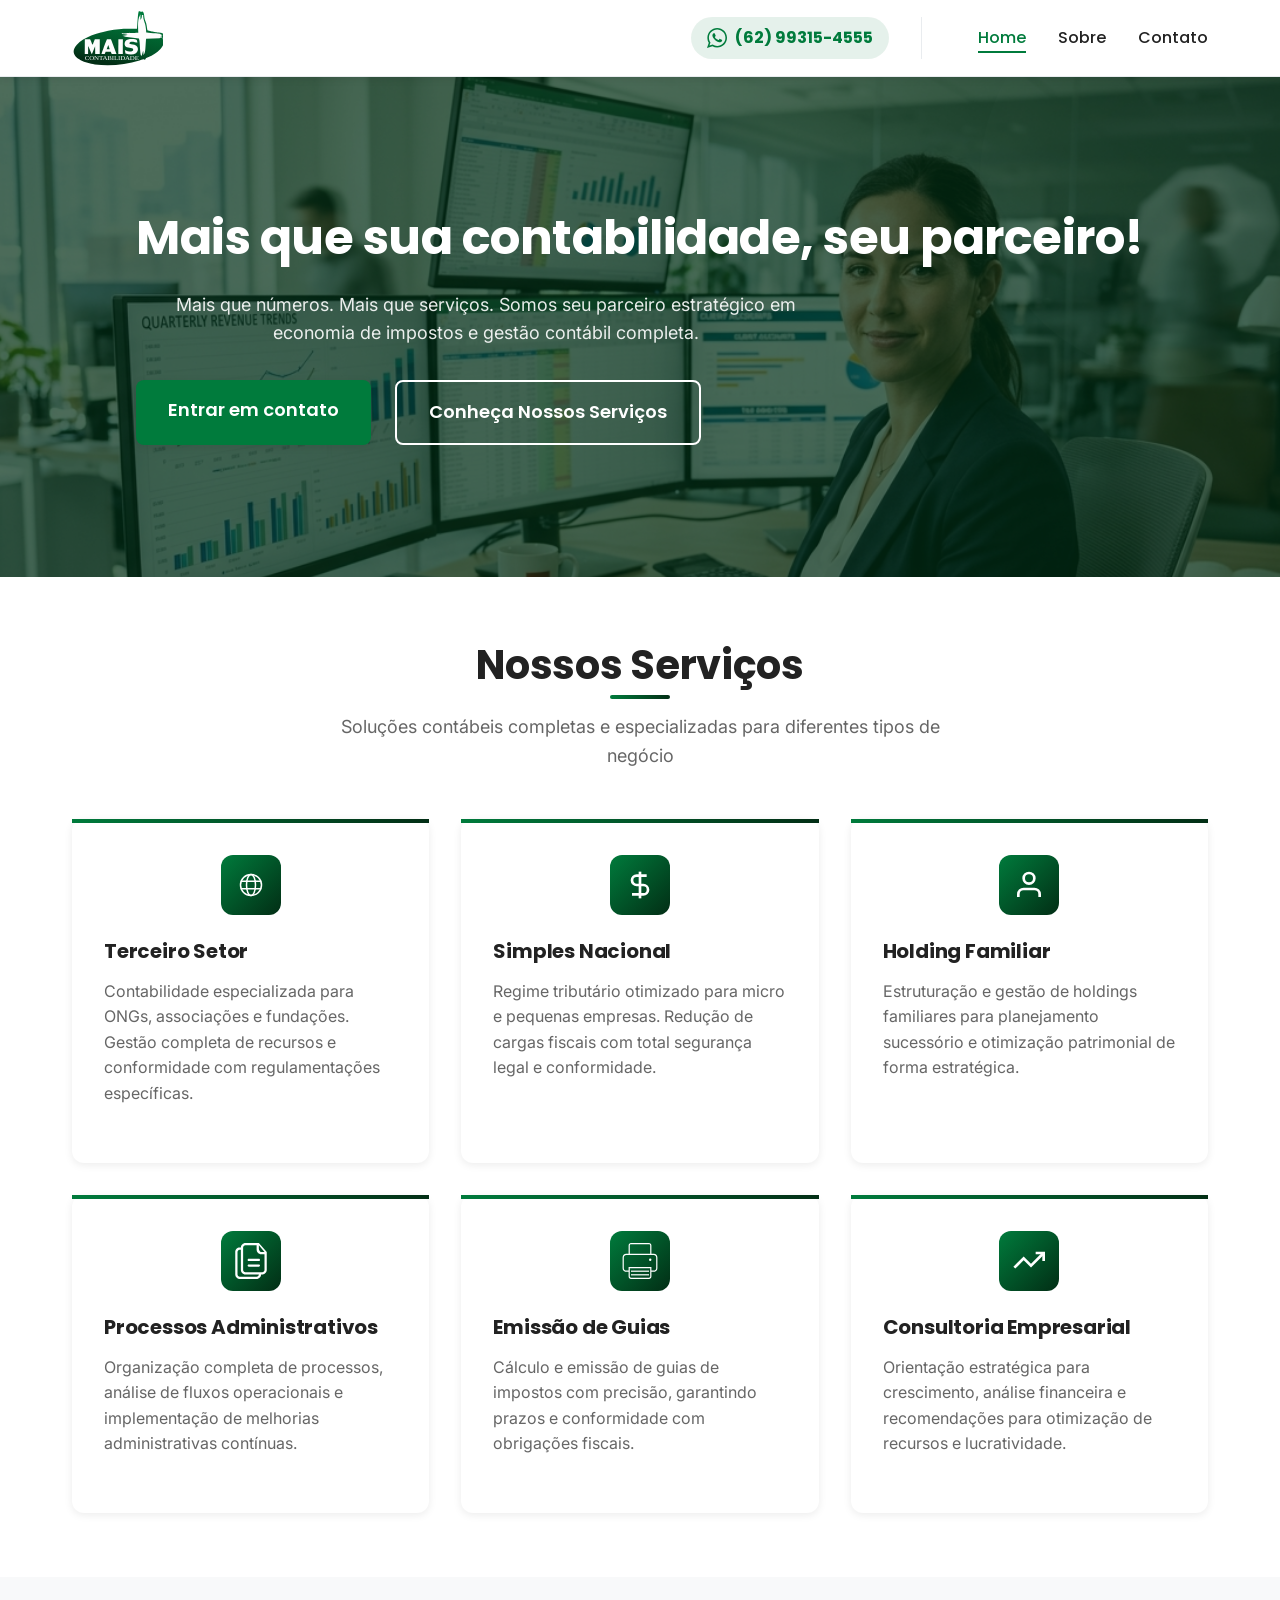
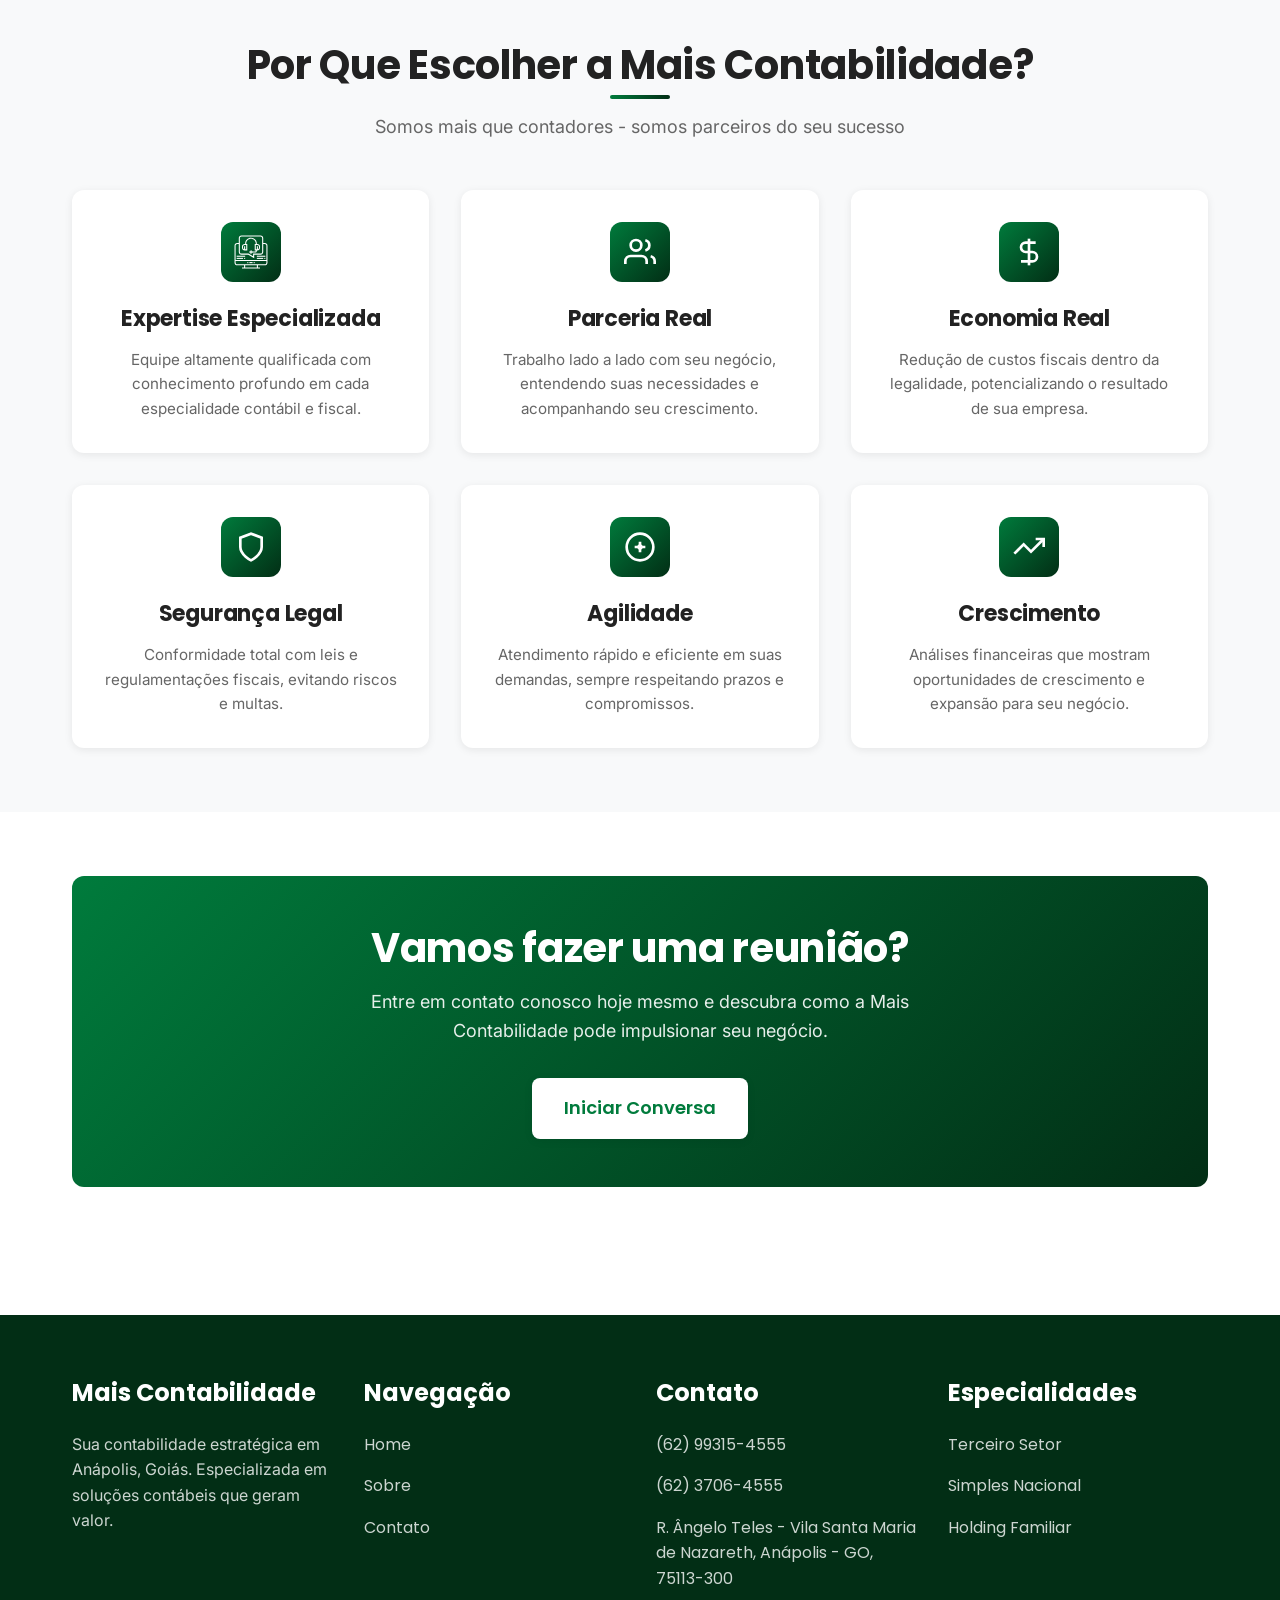
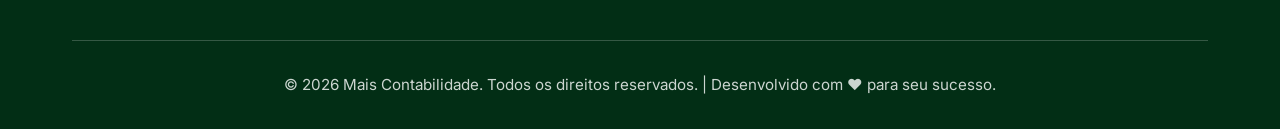
<file: index.html>
<!DOCTYPE html>
<html lang="pt-BR">
<head>
  <!-- Meta Tags Básicas -->
  <meta charset="UTF-8">
  <meta name="viewport" content="width=device-width, initial-scale=1.0">
  <meta http-equiv="X-UA-Compatible" content="IE=edge">
  
  <!-- SEO Meta Tags -->
  <title>Mais Contabilidade | Contabilidade Especializada em Anápolis - GO</title>
  <meta name="description" content="Contabilidade especializada em Terceiro Setor, Simples Nacional, Holding Familiar e Processos Administrativos em Anápolis - Goiás. Parceiro confiável para economia de impostos e gestão contábil.">
  <meta name="keywords" content="contabilidade, anápolis, goiás, terceiro setor, simples nacional, holding familiar, processos administrativos, consultoria contábil, emissão de guias">
  <meta name="author" content="Mais Contabilidade">
  <meta name="language" content="Portuguese">
  <meta name="robots" content="index, follow, max-snippet:-1, max-image-preview:large, max-video-preview:-1">
  
  <!-- Open Graph para Redes Sociais -->
  <meta property="og:type" content="website">
  <meta property="og:url" content="https://www.maiscontabilidade.com.br/">
  <meta property="og:title" content="Mais Contabilidade | Contabilidade em Anápolis - GO">
  <meta property="og:description" content="Parceiro contábil especializado em Terceiro Setor, Simples Nacional, Holding Familiar. Soluções contábeis completas para seu negócio.">
  <meta property="og:image" content="https://www.maiscontabilidade.com.br/assets/images/MOCANAFRENTEDOPC.png">
  <meta property="og:locale" content="pt_BR">
  
  <!-- Twitter Card -->
  <meta name="twitter:card" content="summary_large_image">
  <meta name="twitter:title" content="Mais Contabilidade | Contabilidade em Anápolis - GO">
  <meta name="twitter:description" content="Contabilidade especializada. Parceiro confiável para economia de impostos e gestão contábil.">
  <meta name="twitter:image" content="https://www.maiscontabilidade.com.br/assets/images/MOCANAFRENTEDOPC.png">
  
  <!-- Schema.org - Dados Estruturados -->
  <script type="application/ld+json">
  {
    "@context": "https://schema.org",
    "@type": "LocalBusiness",
    "name": "Mais Contabilidade",
    "image": "https://www.maiscontabilidade.com.br/assets/images/MAISCONTABILIDADELOGO.svg",
    "description": "Contabilidade especializada em Terceiro Setor, Simples Nacional, Holding Familiar e Processos Administrativos",
    "address": {
      "@type": "PostalAddress",
      "streetAddress": "Rua Ângelo Teles Esq. Rua Mestre Simão",
      "addressLocality": "Anápolis",
      "addressRegion": "GO",
      "postalCode": "75113-300",
      "addressCountry": "BR"
    },
    "telephone": ["+55 62 99315-4555", "+55 62 3706-4555"],
    "url": "https://www.maiscontabilidade.com.br/",
    "geo": {
      "@type": "GeoCoordinates",
      "latitude": "-16.3272238",
      "longitude": "-48.9444192"
    },
    "priceRange": "$$",
    "sameAs": [
      "https://www.facebook.com/maiscontabilidade",
      "https://www.instagram.com/maiscontabilidade"
    ]
  }
  </script>
  
  <!-- Favicon -->
  <link rel="icon" type="image/svg+xml" href="assets/images/MAISCONTABILIDADELOGO.svg">
  <link rel="apple-touch-icon" href="assets/images/MAISCONTABILIDADELOGO.svg">
  <link rel="manifest" href="/manifest.json">
  <meta name="theme-color" content="#007B3C">
  
  <!-- Fonts -->
  <link rel="preconnect" href="https://fonts.googleapis.com">
  <link rel="preconnect" href="https://fonts.gstatic.com" crossorigin>
  <link href="https://fonts.googleapis.com/css2?family=Inter:wght@300;400;500;600;700&family=Poppins:wght@500;600;700;800&display=swap" rel="stylesheet">
  
  <!-- Estilos CSS -->
  <link rel="stylesheet" href="css/style.css">
  <link rel="stylesheet" href="css/responsive.css">
  
  <!-- Canonical -->
  <link rel="canonical" href="https://www.maiscontabilidade.com.br/">
</head>
<body>
  <!-- HEADER / NAVEGAÇÃO -->
  <header>
    <div class="container">
      <div class="header-container">
        <div class="logo">
          <img src="assets/images/Maiscontabilidadesemfundo.svg" alt="Logo Mais Contabilidade" title="Mais Contabilidade">
        </div>
        
        <nav>
          <ul id="menu-principal">
            <li class="nav-whatsapp"><a href="https://wa.me/5562993154555?text=Ol%C3%A1!%20Gostaria%20de%20conversar%20com%20a%20Mais%20Contabilidade." target="_blank" rel="noopener noreferrer" title="Falar no WhatsApp"><span class="whatsapp-icon" aria-hidden="true"></span>(62) 99315-4555</a></li>
            <li><a href="/" title="Ir para página inicial">Home</a></li>
            <li><a href="/sobre.html" title="Conhecer nossa história">Sobre</a></li>
            <li><a href="/contato.html" title="Entrar em contato conosco">Contato</a></li>
          </ul>
        </nav>
        
        <button class="menu-toggle" type="button" aria-label="Abrir menu" aria-expanded="false" aria-controls="menu-principal">
          <span></span>
          <span></span>
          <span></span>
        </button>
      </div>
    </div>
  </header>

  <main id="conteudo">

  <!-- HERO SECTION -->
  <section class="hero hero-background" style="background-image: url('assets/images/MOCANAFRENTEDOPC.png');">
    <div class="hero-overlay"></div>
    <div class="container">
      <div class="hero-content-single">
        <div class="hero-texto">
          <h1>Mais que sua contabilidade, seu parceiro!</h1>
          <p>Mais que números. Mais que serviços. Somos seu parceiro estratégico em economia de impostos e gestão contábil completa.</p>
          <div class="hero-botoes">
            <a href="/contato.html" class="btn btn-primario btn-lg">Entrar em contato</a>
            <a href="#servicos" class="btn btn-secundario btn-hero-secundario btn-lg">Conheça Nossos Serviços</a>
          </div>
        </div>
      </div>
    </div>
  </section>

  <!-- SERVIÇOS -->
  <section class="secao" id="servicos">
    <div class="container">
      <div class="titulo-secao">
        <h2>Nossos Serviços</h2>
        <p>Soluções contábeis completas e especializadas para diferentes tipos de negócio</p>
      </div>

      <div class="servicos-container">
        <!-- Terceiro Setor -->
        <div class="servico-card">
          <div class="servico-icon">
            <img src="assets/images/globe_connection_network_online_communication_internet_website_world_wide_web_icon_195716.svg" alt="Ícone Terceiro Setor" class="servico-icon-img">
          </div>
          <h3>Terceiro Setor</h3>
          <p>Contabilidade especializada para ONGs, associações e fundações. Gestão completa de recursos e conformidade com regulamentações específicas.</p>
        </div>

        <!-- Simples Nacional -->
        <div class="servico-card">
          <div class="servico-icon">
            <svg viewBox="0 0 24 24" fill="none" stroke="currentColor" stroke-width="2" aria-hidden="true">
              <line x1="12" y1="2" x2="12" y2="22"></line>
              <path d="M17 5H9.5a3.5 3.5 0 0 0 0 7h5a3.5 3.5 0 0 1 0 7H6"></path>
            </svg>
          </div>
          <h3>Simples Nacional</h3>
          <p>Regime tributário otimizado para micro e pequenas empresas. Redução de cargas fiscais com total segurança legal e conformidade.</p>
        </div>

        <!-- Holding Familiar -->
        <div class="servico-card">
          <div class="servico-icon">
            <svg viewBox="0 0 24 24" fill="none" stroke="currentColor" stroke-width="2" aria-hidden="true">
              <path d="M20 21v-2a4 4 0 0 0-4-4H8a4 4 0 0 0-4 4v2"></path>
              <circle cx="12" cy="7" r="4"></circle>
            </svg>
          </div>
          <h3>Holding Familiar</h3>
          <p>Estruturação e gestão de holdings familiares para planejamento sucessório e otimização patrimonial de forma estratégica.</p>
        </div>

        <!-- Processos Administrativos -->
        <div class="servico-card">
          <div class="servico-icon">
            <img src="assets/images/copy-two-paper-sheets-interface-symbol_icon-icons.com_73283.svg" alt="Ícone Processos Administrativos" class="servico-icon-img">
          </div>
          <h3>Processos Administrativos</h3>
          <p>Organização completa de processos, análise de fluxos operacionais e implementação de melhorias administrativas contínuas.</p>
        </div>

        <!-- Emissão de Guias -->
        <div class="servico-card">
          <div class="servico-icon">
            <img src="assets/images/print-printer-tool-with-printed-paper-outlined-symbol_icon-icons.com_57772.svg" alt="Ícone Emissão de Guias" class="servico-icon-img">
          </div>
          <h3>Emissão de Guias</h3>
          <p>Cálculo e emissão de guias de impostos com precisão, garantindo prazos e conformidade com obrigações fiscais.</p>
        </div>

        <!-- Consultoria Empresarial -->
        <div class="servico-card">
          <div class="servico-icon">
            <svg viewBox="0 0 24 24" fill="none" stroke="currentColor" stroke-width="2" aria-hidden="true">
              <polyline points="23 6 13.5 15.5 8 10 1 17"></polyline>
              <polyline points="17 6 23 6 23 12"></polyline>
            </svg>
          </div>
          <h3>Consultoria Empresarial</h3>
          <p>Orientação estratégica para crescimento, análise financeira e recomendações para otimização de recursos e lucratividade.</p>
        </div>
      </div>
    </div>
  </section>

  <!-- DIFERENCIAIS -->
  <section class="secao secao-alternada">
    <div class="container">
      <div class="titulo-secao">
        <h2>Por Que Escolher a Mais Contabilidade?</h2>
        <p>Somos mais que contadores - somos parceiros do seu sucesso</p>
      </div>

      <div class="grid grid-3">
        <div class="card">
          <div class="card-icon">
            <img src="assets/images/3709737-call-centre-online-service-support_108089.svg" alt="Ícone Expertise Especializada" class="card-icon-img">
          </div>
          <h3>Expertise Especializada</h3>
          <p>Equipe altamente qualificada com conhecimento profundo em cada especialidade contábil e fiscal.</p>
        </div>

        <div class="card">
          <div class="card-icon">
            <svg viewBox="0 0 24 24" fill="none" stroke="currentColor" stroke-width="2" aria-hidden="true">
              <path d="M17 21v-2a4 4 0 0 0-4-4H5a4 4 0 0 0-4 4v2"></path>
              <circle cx="9" cy="7" r="4"></circle>
              <path d="M23 21v-2a4 4 0 0 0-3-3.87"></path>
              <path d="M16 3.13a4 4 0 0 1 0 7.75"></path>
            </svg>
          </div>
          <h3>Parceria Real</h3>
          <p>Trabalho lado a lado com seu negócio, entendendo suas necessidades e acompanhando seu crescimento.</p>
        </div>

        <div class="card">
          <div class="card-icon">
            <svg viewBox="0 0 24 24" fill="none" stroke="currentColor" stroke-width="2" aria-hidden="true">
              <line x1="12" y1="2" x2="12" y2="22"></line>
              <path d="M17 5H9.5a3.5 3.5 0 0 0 0 7h5a3.5 3.5 0 0 1 0 7H6"></path>
            </svg>
          </div>
          <h3>Economia Real</h3>
          <p>Redução de custos fiscais dentro da legalidade, potencializando o resultado de sua empresa.</p>
        </div>

        <div class="card">
          <div class="card-icon">
            <svg viewBox="0 0 24 24" fill="none" stroke="currentColor" stroke-width="2" aria-hidden="true">
              <path d="M12 22s8-4 8-10V5l-8-3-8 3v7c0 6 8 10 8 10z"></path>
            </svg>
          </div>
          <h3>Segurança Legal</h3>
          <p>Conformidade total com leis e regulamentações fiscais, evitando riscos e multas.</p>
        </div>

        <div class="card">
          <div class="card-icon">
            <svg viewBox="0 0 24 24" fill="none" stroke="currentColor" stroke-width="2" aria-hidden="true">
              <circle cx="12" cy="12" r="1"></circle>
              <path d="M12 8v8m4-4H8"></path>
              <path d="M12 2C6.48 2 2 6.48 2 12s4.48 10 10 10 10-4.48 10-10S17.52 2 12 2z"></path>
            </svg>
          </div>
          <h3>Agilidade</h3>
          <p>Atendimento rápido e eficiente em suas demandas, sempre respeitando prazos e compromissos.</p>
        </div>

        <div class="card">
          <div class="card-icon">
            <svg viewBox="0 0 24 24" fill="none" stroke="currentColor" stroke-width="2" aria-hidden="true">
              <polyline points="23 6 13.5 15.5 8 10 1 17"></polyline>
              <polyline points="17 6 23 6 23 12"></polyline>
            </svg>
          </div>
          <h3>Crescimento</h3>
          <p>Análises financeiras que mostram oportunidades de crescimento e expansão para seu negócio.</p>
        </div>
      </div>
    </div>
  </section>

  <!-- CHAMADA PARA AÇÃO -->
  <section class="secao">
    <div class="container">
      <div style="background: linear-gradient(135deg, #007B3C, #022E15); color: white; padding: 3rem; border-radius: 12px; text-align: center;">
        <h2 style="color: white; margin-bottom: 1rem;">Vamos fazer uma reunião?</h2>
        <p style="color: rgba(255, 255, 255, 0.9); font-size: 1.125rem; margin-bottom: 2rem; max-width: 600px; margin-left: auto; margin-right: auto;">
          Entre em contato conosco hoje mesmo e descubra como a Mais Contabilidade pode impulsionar seu negócio.
        </p>
        <a href="/contato.html" class="btn btn-primario btn-lg" style="background-color: white; color: #007B3C;">Iniciar Conversa</a>
      </div>
    </div>
  </section>

  </main>

  <!-- FOOTER -->
  <footer>
    <div class="container">
      <div class="footer-content">
        <div class="footer-secao">
          <h4>Mais Contabilidade</h4>
          <p>Sua contabilidade estratégica em Anápolis, Goiás. Especializada em soluções contábeis que geram valor.</p>
        </div>

        <div class="footer-secao">
          <h4>Navegação</h4>
          <ul>
            <li><a href="/" title="Página inicial">Home</a></li>
            <li><a href="/sobre.html" title="Sobre nós">Sobre</a></li>
            <li><a href="/contato.html" title="Contato">Contato</a></li>
          </ul>
        </div>

        <div class="footer-secao">
          <h4>Contato</h4>
          <ul>
            <li><a href="tel:+5562993154555" title="Chamar no WhatsApp">(62) 99315-4555</a></li>
            <li><a href="tel:+556237064555" title="Chamar fixo">(62) 3706-4555</a></li>
            <li><a href="https://www.google.com/maps/place/Mais+Contabilidade/@-16.327248,-48.9444915" target="_blank" rel="noopener noreferrer" title="Ver no Google Maps">R. Ângelo Teles - Vila Santa Maria de Nazareth, Anápolis - GO, 75113-300</a></li>
          </ul>
        </div>

        <div class="footer-secao">
          <h4>Especialidades</h4>
          <ul>
            <li><a href="#" title="Serviço de Terceiro Setor">Terceiro Setor</a></li>
            <li><a href="#" title="Serviço de Simples Nacional">Simples Nacional</a></li>
            <li><a href="#" title="Serviço de Holding Familiar">Holding Familiar</a></li>
          </ul>
        </div>
      </div>

      <div class="footer-bottom">
        <p>&copy; 2026 Mais Contabilidade. Todos os direitos reservados. | Desenvolvido com ♥ para seu sucesso.</p>
      </div>
    </div>
  </footer>

  <!-- Scripts -->
  <script src="js/main.js"></script>
</body>
</html>
</file>
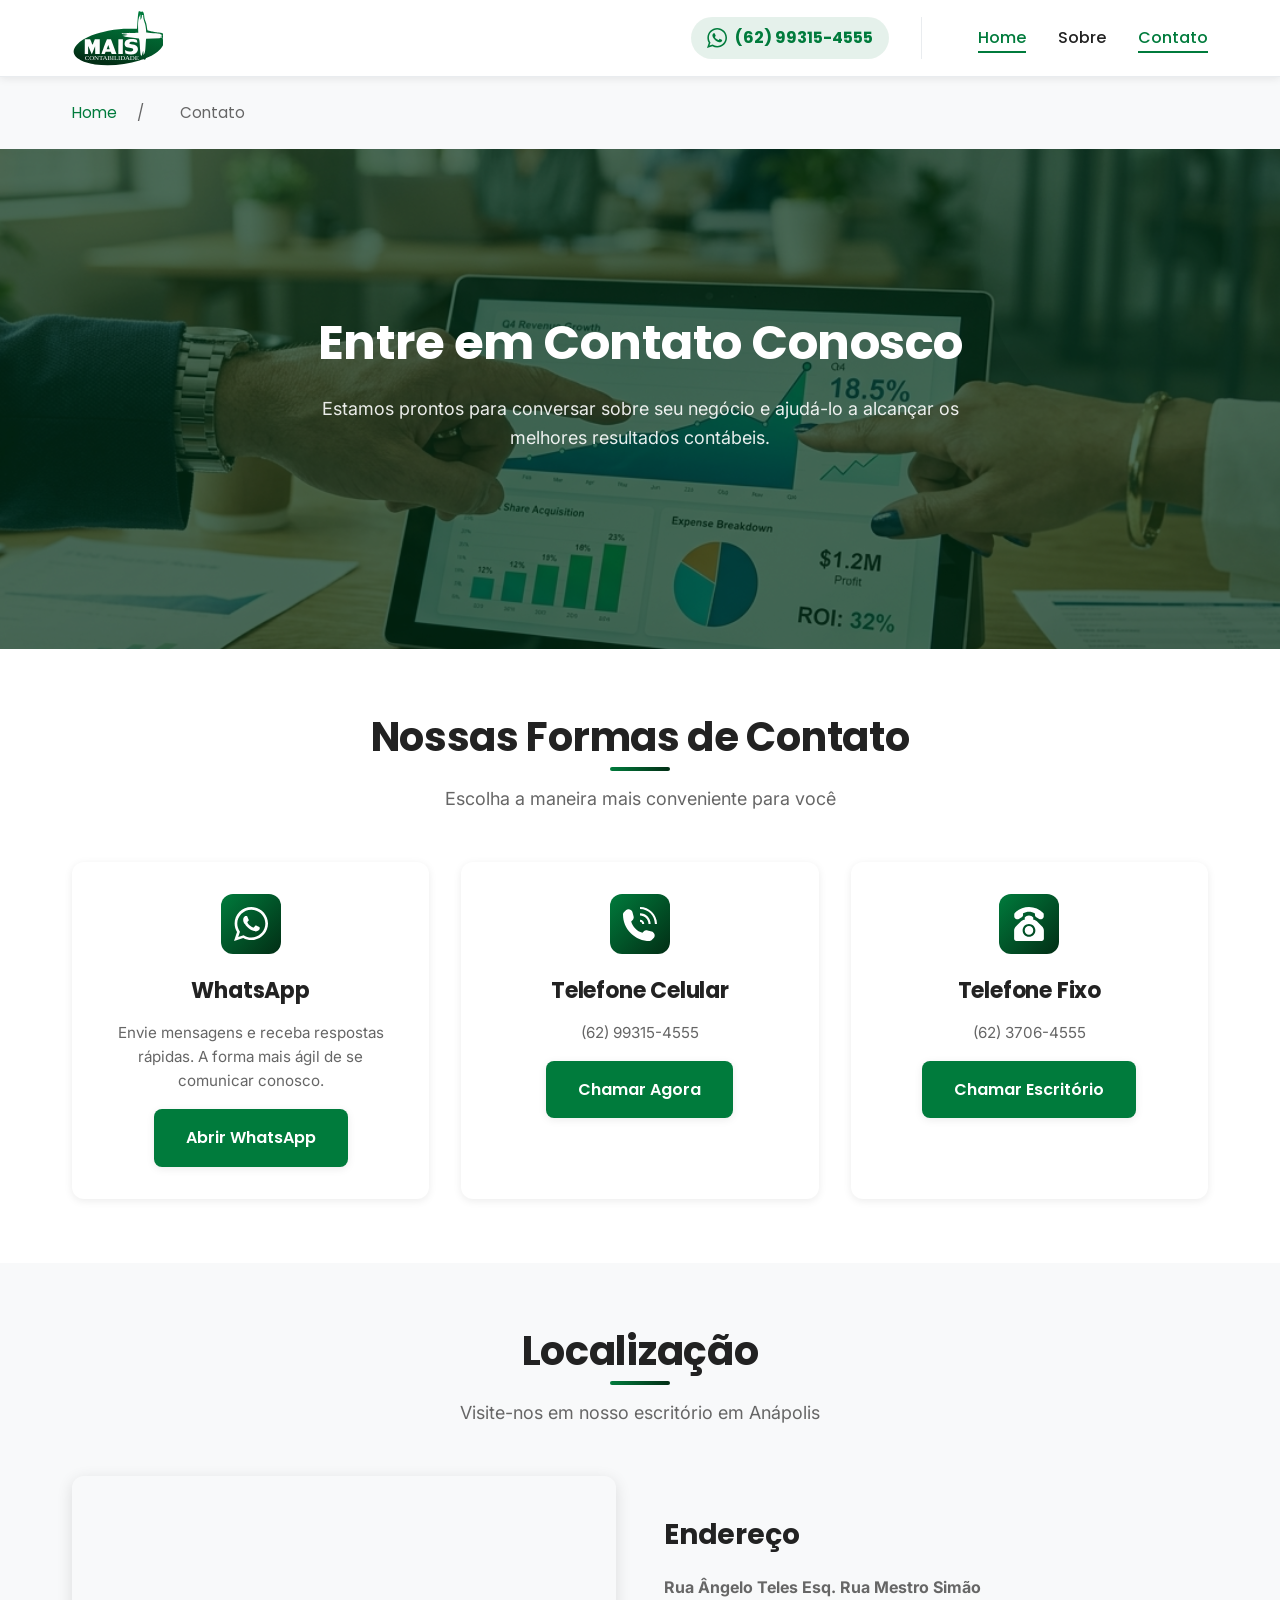
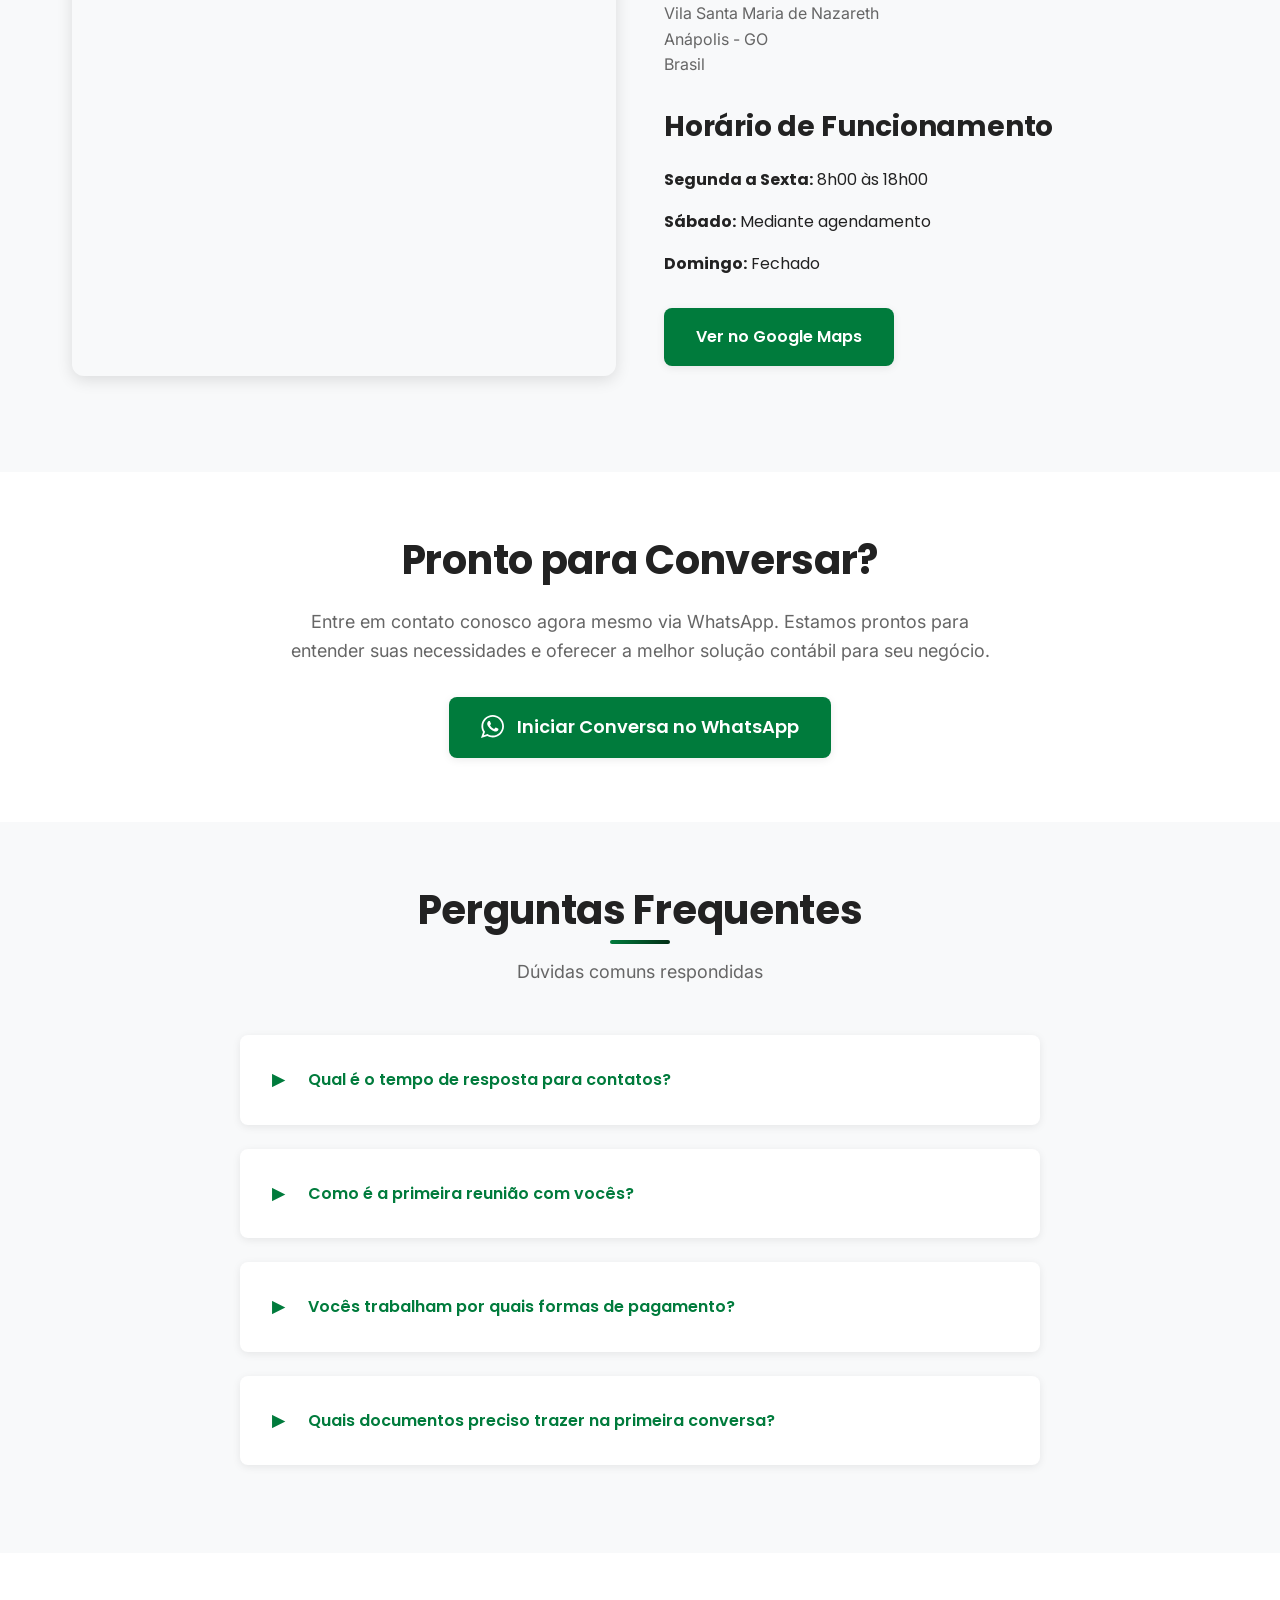
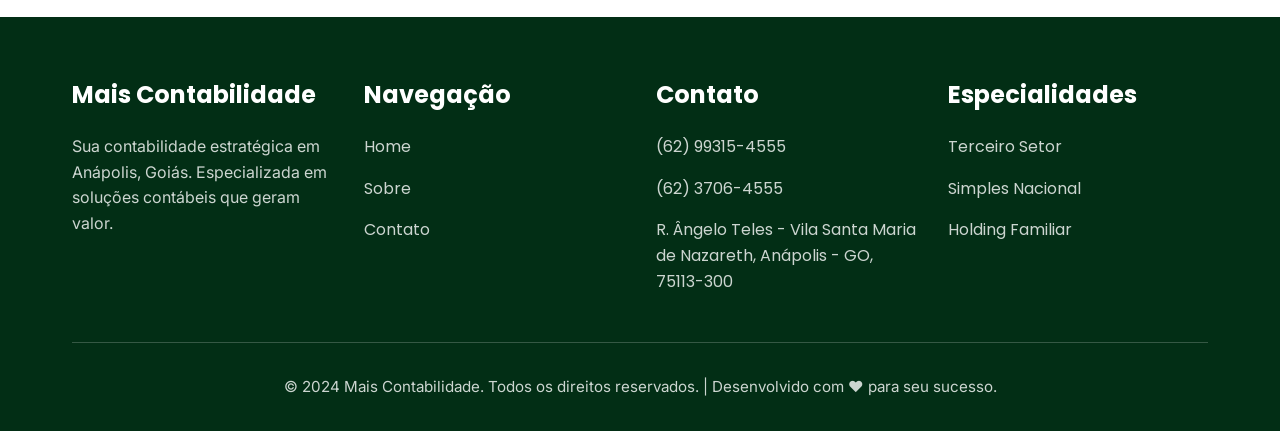
<file: contato/index.html>
<!DOCTYPE html>
<html lang="pt-BR">
<head>
  <!-- Meta Tags Básicas -->
  <meta charset="UTF-8">
  <meta name="viewport" content="width=device-width, initial-scale=1.0">
  <meta http-equiv="X-UA-Compatible" content="IE=edge">
  
  <!-- SEO Meta Tags -->
  <title>Contato | Mais Contabilidade - Anápolis, Goiás</title>
  <meta name="description" content="Entre em contato com a Mais Contabilidade. Telefone, endereço, mapa interativo e formulário de contato. Estamos localizados em Anápolis - GO.">
  <meta name="keywords" content="contato contabilidade, telefone, endereço, anápolis, goiás, localização, mapa">
  <meta name="author" content="Mais Contabilidade">
  <meta name="robots" content="index, follow">
  
  <!-- Open Graph -->
  <meta property="og:type" content="website">
  <meta property="og:url" content="https://www.maiscontabilidade.com.br/contato/">
  <meta property="og:title" content="Contato | Mais Contabilidade">
  <meta property="og:description" content="Entre em contato com a Mais Contabilidade em Anápolis, Goiás. Estamos prontos para conversar sobre seu negócio.">
  <meta property="og:image" content="https://www.maiscontabilidade.com.br/assets/images/MAISCONTABILIDADELOGO.svg">
  <meta property="og:locale" content="pt_BR">
  
  <!-- Favicon -->
  <link rel="icon" type="image/svg+xml" href="../assets/images/MAISCONTABILIDADELOGO.svg">
  
  <!-- Fonts -->
  <link rel="preconnect" href="https://fonts.googleapis.com">
  <link rel="preconnect" href="https://fonts.gstatic.com" crossorigin>
  <link href="https://fonts.googleapis.com/css2?family=Inter:wght@300;400;500;600;700&family=Poppins:wght@500;600;700;800&display=swap" rel="stylesheet">
  
  <!-- CSS -->
  <link rel="stylesheet" href="../css/style.css">
  <link rel="stylesheet" href="../css/responsive.css">

  <!-- Canonical -->
  <link rel="canonical" href="https://www.maiscontabilidade.com.br/contato/">
</head>
<body>
  <!-- HEADER -->
  <header>
    <div class="container">
      <div class="header-container">
        <div class="logo">
          <img src="../assets/images/Maiscontabilidadesemfundo.svg" alt="Logo Mais Contabilidade" title="Mais Contabilidade">
        </div>
        
        <nav>
          <ul>
            <li class="nav-whatsapp"><a href="https://wa.me/5562993154555?text=Ol%C3%A1!%20Gostaria%20de%20conversar%20com%20a%20Mais%20Contabilidade." target="_blank" rel="noopener noreferrer" title="Falar no WhatsApp"><span class="whatsapp-icon" aria-hidden="true"></span>(62) 99315-4555</a></li>
            <li><a href="/" title="Ir para página inicial">Home</a></li>
            <li><a href="/sobre/" title="Conhecer nossa história">Sobre</a></li>
            <li><a href="/contato/" title="Entrar em contato conosco">Contato</a></li>
          </ul>
        </nav>
        
        <div class="menu-toggle" aria-label="Abrir menu">
          <span></span>
          <span></span>
          <span></span>
        </div>
      </div>
    </div>
  </header>

  <!-- BREADCRUMB -->
  <nav class="breadcrumb" aria-label="Breadcrumb">
    <div class="container">
      <a href="/">Home</a>
      <span>/</span>
      <span>Contato</span>
    </div>
  </nav>

  <!-- HERO SECTION -->
  <section class="hero hero-background" style="background-image: url('../assets/images/CRESCIMENTOEMPRESA.png');">
    <div class="hero-overlay"></div>
    <div class="container">
      <div class="hero-content-single">
        <div class="hero-texto">
          <h1>Entre em Contato Conosco</h1>
          <p>Estamos prontos para conversar sobre seu negócio e ajudá-lo a alcançar os melhores resultados contábeis.</p>
        </div>
      </div>
    </div>
  </section>

  <!-- INFORMAÇÕES DE CONTATO -->
  <section class="secao">
    <div class="container">
      <div class="titulo-secao">
        <h2>Nossas Formas de Contato</h2>
        <p>Escolha a maneira mais conveniente para você</p>
      </div>

      <div class="grid grid-3 contatos-info">
        <!-- Telefone -->
        <div class="card">
          <div class="card-icon"><img src="../assets/images/whatsapp-logo_icon-icons.com_57054.svg" alt="Ícone WhatsApp" class="card-icon-img"></div>
          <h3>WhatsApp</h3>
          <p style="margin-bottom: 1rem;">
            Envie mensagens e receba respostas rápidas. A forma mais ágil de se comunicar conosco.
          </p>
          <a href="https://wa.me/5562993154555?text=Olá!%20Gostaria%20de%20conversar%20com%20a%20Mais%20Contabilidade." target="_blank" rel="noopener noreferrer" class="btn btn-primario">
            Abrir WhatsApp
          </a>
        </div>

        <!-- Telefone Celular -->
        <div class="card">
          <div class="card-icon"><img src="../assets/images/phone-volume_icon-icons.com_56474.svg" alt="Ícone telefone celular" class="card-icon-img"></div>
          <h3>Telefone Celular</h3>
          <p style="margin-bottom: 1rem;">
            (62) 99315-4555
          </p>
          <a href="tel:+5562993154555" class="btn btn-primario">
            Chamar Agora
          </a>
        </div>

        <!-- Telefone Fixo -->
        <div class="card">
          <div class="card-icon"><img src="../assets/images/telephone-of-vintage-design_icon-icons.com_56462.svg" alt="Ícone telefone fixo" class="card-icon-img"></div>
          <h3>Telefone Fixo</h3>
          <p style="margin-bottom: 1rem;">
            (62) 3706-4555
          </p>
          <a href="tel:+5562370645555" class="btn btn-primario">
            Chamar Escritório
          </a>
        </div>
      </div>
    </div>
  </section>

  <!-- LOCALIZAÇÃO -->
  <section class="secao secao-alternada">
    <div class="container">
      <div class="titulo-secao">
        <h2>Localização</h2>
        <p>Visite-nos em nosso escritório em Anápolis</p>
      </div>

      <div style="display: grid; grid-template-columns: 1fr 1fr; gap: var(--espacamento-xl); align-items: center;">
        <!-- Mapa -->
        <div class="mapa-container">
          <iframe
            src="https://maps.google.com/maps?q=-16.3272238,-48.9444192&z=17&hl=pt-BR&output=embed"
            width="100%" height="100%" style="border:0; display:block;"
            allowfullscreen loading="lazy" referrerpolicy="no-referrer-when-downgrade"
            title="Mapa da localização da Mais Contabilidade em Anápolis - GO"></iframe>
        </div>

        <!-- Informações -->
        <div>
          <h3 style="margin-bottom: var(--espacamento-md);">Endereço</h3>
          <p style="margin-bottom: var(--espacamento-lg);">
            <strong>Rua Ângelo Teles Esq. Rua Mestro Simão</strong><br>
            Vila Santa Maria de Nazareth<br>
            Anápolis - GO<br>
            Brasil
          </p>

          <h3 style="margin-bottom: var(--espacamento-md); margin-top: var(--espacamento-lg);">Horário de Funcionamento</h3>
          <ul style="list-style: none; margin-bottom: var(--espacamento-lg);">
            <li style="margin-bottom: var(--espacamento-sm);"><strong>Segunda a Sexta:</strong> 8h00 às 18h00</li>
            <li style="margin-bottom: var(--espacamento-sm);"><strong>Sábado:</strong> Mediante agendamento</li>
            <li><strong>Domingo:</strong> Fechado</li>
          </ul>

          <a href="https://www.google.com/maps/place/Mais+Contabilidade/@-16.327248,-48.9444915,20.77z/data=!4m6!3m5!1s0x935ea57147394f59:0xac90324c591cd5fa!8m2!3d-16.3272238!4d-48.9444192!16s%2Fg%2F11lnhpg_dl?hl=pt-BR" target="_blank" rel="noopener noreferrer" class="btn btn-primario">
            Ver no Google Maps
          </a>
        </div>
      </div>
    </div>
  </section>

  <!-- BOTÃO WHATSAPP DIRETO -->
  <section class="secao">
    <div class="container">
      <div style="text-align: center; max-width: 700px; margin: 0 auto;">
        <h2>Pronto para Conversar?</h2>
        <p style="margin-bottom: 2rem; font-size: 1.125rem;">
          Entre em contato conosco agora mesmo via WhatsApp. Estamos prontos para entender suas necessidades e oferecer a melhor solução contábil para seu negócio.
        </p>
        <a href="https://wa.me/5562993154555?text=Ol%C3%A1!%20Gostaria%20de%20conversar%20com%20a%20Mais%20Contabilidade.%20Tenho%20interesse%20em%20conhecer%20seus%20servi%C3%A7os." target="_blank" rel="noopener noreferrer" class="btn btn-primario btn-lg">
          <img src="../assets/images/whatsapp-logo_icon-icons.com_57054.svg" alt="" class="btn-icon"> Iniciar Conversa no WhatsApp
        </a>
      </div>
    </div>
  </section>

  <!-- FAQ -->
  <section class="secao secao-alternada">
    <div class="container">
      <div class="titulo-secao">
        <h2>Perguntas Frequentes</h2>
        <p>Dúvidas comuns respondidas</p>
      </div>

      <div style="max-width: 800px; margin: 0 auto;">
        <details style="background: white; padding: var(--espacamento-lg); margin-bottom: var(--espacamento-md); border-radius: 8px; box-shadow: var(--sombra-leve); cursor: pointer;">
          <summary style="font-weight: 600; color: var(--cor-verde-claro); display: flex; align-items: center; cursor: pointer;">
            <span style="margin-right: var(--espacamento-md);">▶</span>
            Qual é o tempo de resposta para contatos?
          </summary>
          <p style="margin-top: var(--espacamento-md); color: var(--cor-texto-secundario);">
            Respondemos a todos os contatos em até 24 horas. Para assuntos urgentes, ligue diretamente para nosso celular.
          </p>
        </details>

        <details style="background: white; padding: var(--espacamento-lg); margin-bottom: var(--espacamento-md); border-radius: 8px; box-shadow: var(--sombra-leve); cursor: pointer;">
          <summary style="font-weight: 600; color: var(--cor-verde-claro); display: flex; align-items: center; cursor: pointer;">
            <span style="margin-right: var(--espacamento-md);">▶</span>
            Como é a primeira reunião com vocês?
          </summary>
          <p style="margin-top: var(--espacamento-md); color: var(--cor-texto-secundario);">
            A primeira reunião é uma conversa consultiva gratuita, onde entendemos suas necessidades, objetivos e desafios específicos de seu negócio. Nela, identificamos oportunidades de economia e apresentamos nossas soluções.
          </p>
        </details>

        <details style="background: white; padding: var(--espacamento-lg); margin-bottom: var(--espacamento-md); border-radius: 8px; box-shadow: var(--sombra-leve); cursor: pointer;">
          <summary style="font-weight: 600; color: var(--cor-verde-claro); display: flex; align-items: center; cursor: pointer;">
            <span style="margin-right: var(--espacamento-md);">▶</span>
            Vocês trabalham por quais formas de pagamento?
          </summary>
          <p style="margin-top: var(--espacamento-md); color: var(--cor-texto-secundario);">
            Trabalhamos com pacotes customizados conforme o tamanho e necessidades do seu negócio. Aceitamos pagamentos via transferência bancária, cartão de crédito e PIX.
          </p>
        </details>

        <details style="background: white; padding: var(--espacamento-lg); margin-bottom: var(--espacamento-md); border-radius: 8px; box-shadow: var(--sombra-leve); cursor: pointer;">
          <summary style="font-weight: 600; color: var(--cor-verde-claro); display: flex; align-items: center; cursor: pointer;">
            <span style="margin-right: var(--espacamento-md);">▶</span>
            Quais documentos preciso trazer na primeira conversa?
          </summary>
          <p style="margin-top: var(--espacamento-md); color: var(--cor-texto-secundario);">
            Traga seus últimos demonstrativos financeiros, CNPJ/CPF, documentos de identificação e uma lista de suas principais dúvidas. Conversaremos sobre o resto!
          </p>
        </details>
      </div>
    </div>
  </section>

  <!-- FOOTER -->
  <footer>
    <div class="container">
      <div class="footer-content">
        <div class="footer-secao">
          <h4>Mais Contabilidade</h4>
          <p>Sua contabilidade estratégica em Anápolis, Goiás. Especializada em soluções contábeis que geram valor.</p>
        </div>

        <div class="footer-secao">
          <h4>Navegação</h4>
          <ul>
            <li><a href="/">Home</a></li>
            <li><a href="/sobre/">Sobre</a></li>
            <li><a href="/contato/">Contato</a></li>
          </ul>
        </div>

        <div class="footer-secao">
          <h4>Contato</h4>
          <ul>
            <li><a href="tel:+5562993154555">(62) 99315-4555</a></li>
            <li><a href="tel:+5562370645555">(62) 3706-4555</a></li>
            <li><a href="https://www.google.com/maps/place/Mais+Contabilidade/@-16.327248,-48.9444915" target="_blank" rel="noopener noreferrer">R. Ângelo Teles - Vila Santa Maria de Nazareth, Anápolis - GO, 75113-300</a></li>
          </ul>
        </div>

        <div class="footer-secao">
          <h4>Especialidades</h4>
          <ul>
            <li><a href="/">Terceiro Setor</a></li>
            <li><a href="/">Simples Nacional</a></li>
            <li><a href="/">Holding Familiar</a></li>
          </ul>
        </div>
      </div>

      <div class="footer-bottom">
        <p>&copy; 2024 Mais Contabilidade. Todos os direitos reservados. | Desenvolvido com ♥ para seu sucesso.</p>
      </div>
    </div>
  </footer>

  <!-- Scripts -->
  <script src="../js/main.js"></script>
</body>
</html>
</file>
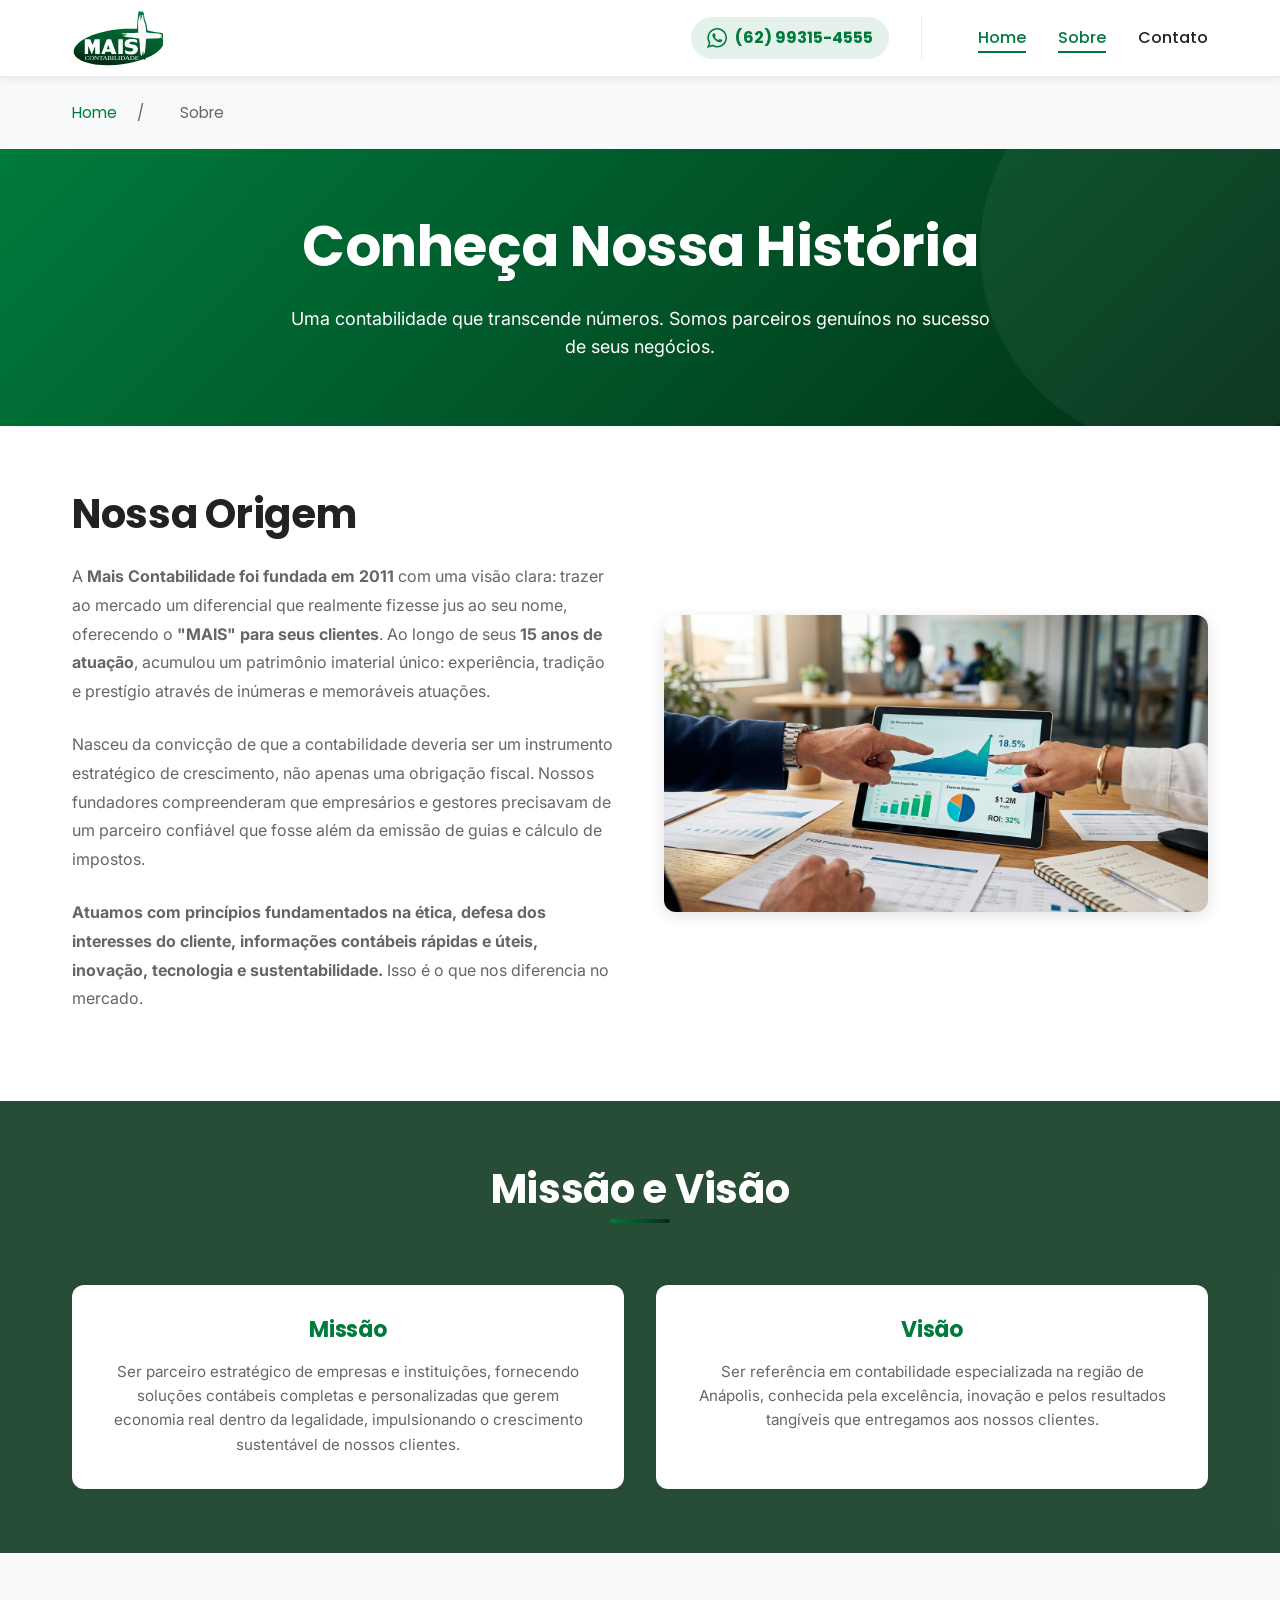
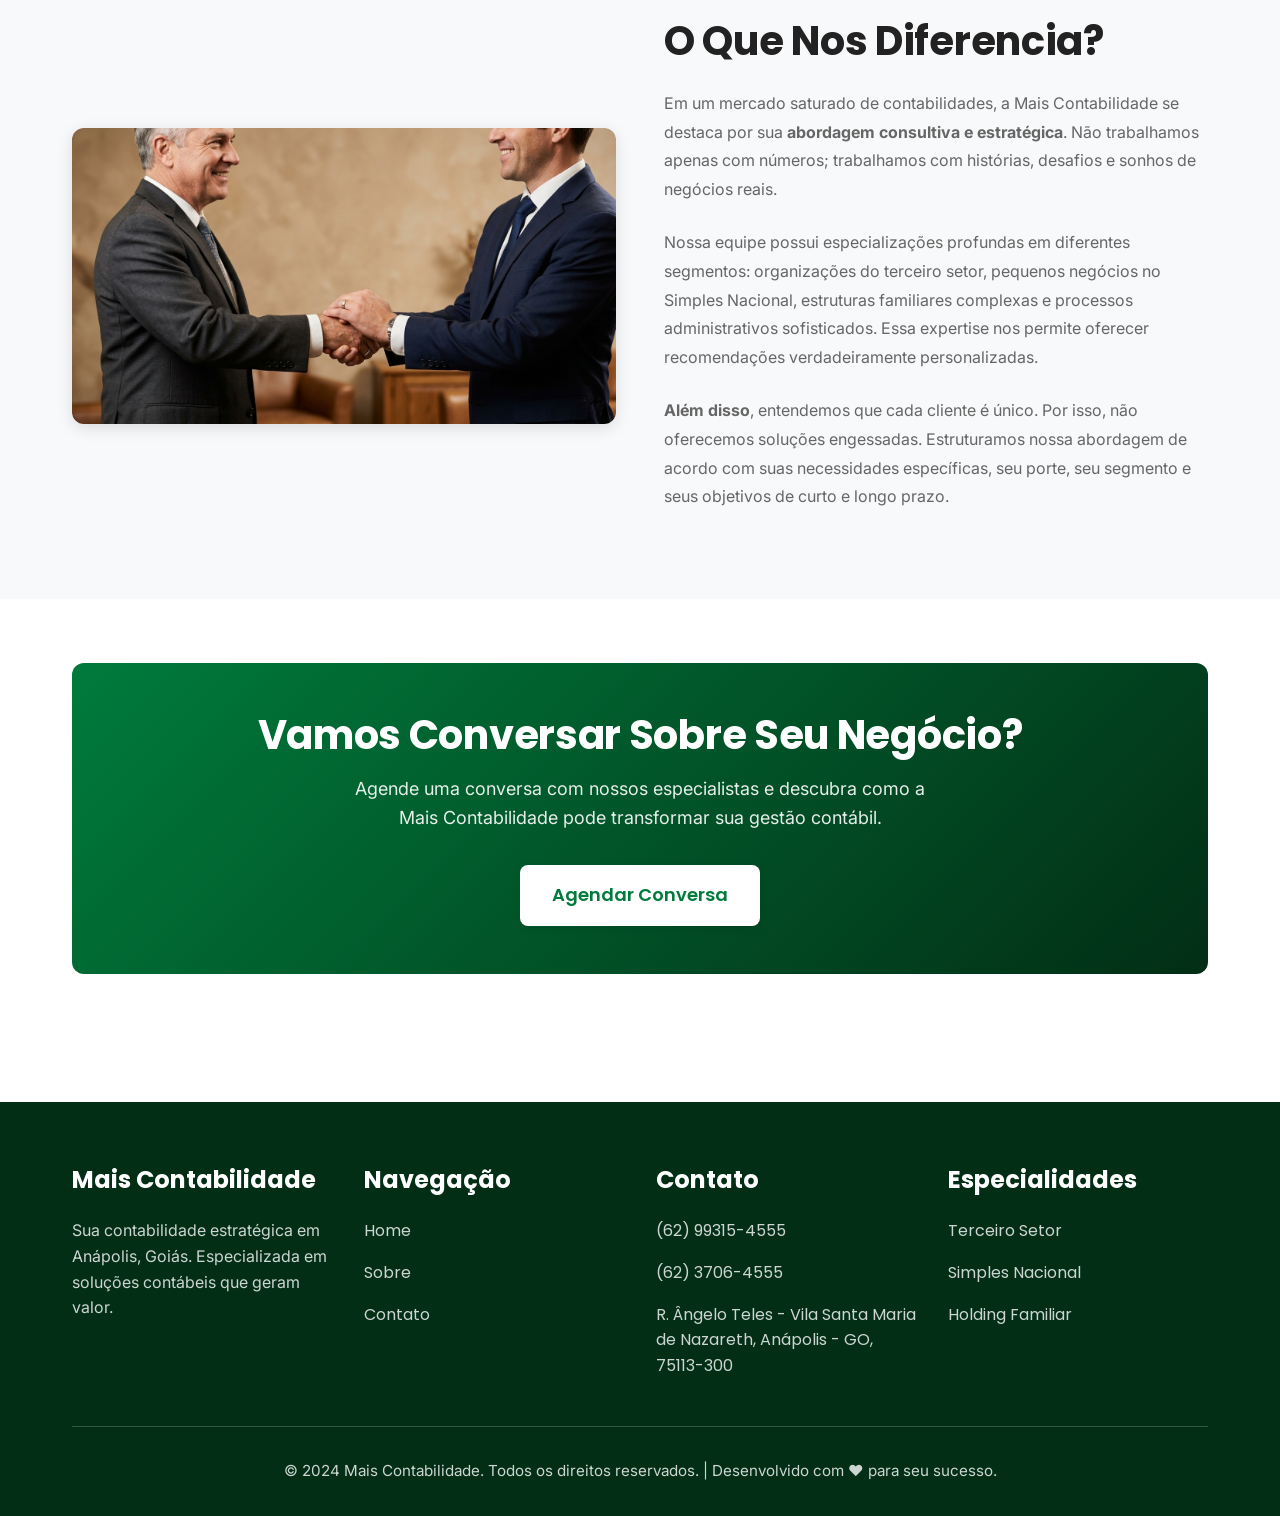
<file: sobre/index.html>
<!DOCTYPE html>
<html lang="pt-BR">
<head>
  <!-- Meta Tags Básicas -->
  <meta charset="UTF-8">
  <meta name="viewport" content="width=device-width, initial-scale=1.0">
  <meta http-equiv="X-UA-Compatible" content="IE=edge">
  
  <!-- SEO Meta Tags -->
  <title>Sobre Mais Contabilidade | História, Missão e Valores</title>
  <meta name="description" content="Conheça a história da Mais Contabilidade. Uma contabilidade que vai além dos números, oferecendo parceria estratégica e economia real de impostos para seu negócio em Anápolis, Goiás.">
  <meta name="keywords" content="sobre contabilidade, história, missão, valores, confiança, parceria contábil, Anápolis">
  <meta name="author" content="Mais Contabilidade">
  <meta name="robots" content="index, follow, max-snippet:-1, max-image-preview:large, max-video-preview:-1">
  
  <!-- Open Graph -->
  <meta property="og:type" content="website">
  <meta property="og:url" content="https://www.maiscontabilidade.com.br/sobre/">
  <meta property="og:title" content="Sobre Mais Contabilidade | Nossa História e Valores">
  <meta property="og:description" content="Conheça a trajetória da Mais Contabilidade e como nos tornamos parceiros confiáveis em gestão contábil.">
  <meta property="og:image" content="https://www.maiscontabilidade.com.br/assets/images/HOMENSAPERTODEMAOS.png">
  <meta property="og:locale" content="pt_BR">
  
  <!-- Twitter Card -->
  <meta name="twitter:card" content="summary_large_image">
  <meta name="twitter:title" content="Sobre Mais Contabilidade">
  <meta name="twitter:description" content="Conheça nossa história e missão de ser seu parceiro contábil.">
  <meta name="twitter:image" content="https://www.maiscontabilidade.com.br/assets/images/HOMENSAPERTODEMAOS.png">
  
  <!-- Favicon -->
  <link rel="icon" type="image/svg+xml" href="../assets/images/MAISCONTABILIDADELOGO.svg">
  
  <!-- Fonts -->
  <link rel="preconnect" href="https://fonts.googleapis.com">
  <link rel="preconnect" href="https://fonts.gstatic.com" crossorigin>
  <link href="https://fonts.googleapis.com/css2?family=Inter:wght@300;400;500;600;700&family=Poppins:wght@500;600;700;800&display=swap" rel="stylesheet">
  
  <!-- CSS -->
  <link rel="stylesheet" href="../css/style.css">
  <link rel="stylesheet" href="../css/responsive.css">
  
  <!-- Canonical -->
  <link rel="canonical" href="https://www.maiscontabilidade.com.br/sobre/">
</head>
<body>
  <!-- HEADER -->
  <header>
    <div class="container">
      <div class="header-container">
        <div class="logo">
          <img src="../assets/images/Maiscontabilidadesemfundo.svg" alt="Logo Mais Contabilidade" title="Mais Contabilidade">
        </div>
        
        <nav>
          <ul>
            <li class="nav-whatsapp"><a href="https://wa.me/5562993154555?text=Ol%C3%A1!%20Gostaria%20de%20conversar%20com%20a%20Mais%20Contabilidade." target="_blank" rel="noopener noreferrer" title="Falar no WhatsApp"><span class="whatsapp-icon" aria-hidden="true"></span>(62) 99315-4555</a></li>
            <li><a href="/" title="Ir para página inicial">Home</a></li>
            <li><a href="/sobre/" title="Conhecer nossa história">Sobre</a></li>
            <li><a href="/contato/" title="Entrar em contato conosco">Contato</a></li>
          </ul>
        </nav>
        
        <div class="menu-toggle" aria-label="Abrir menu">
          <span></span>
          <span></span>
          <span></span>
        </div>
      </div>
    </div>
  </header>

  <!-- BREADCRUMB -->
  <nav class="breadcrumb" aria-label="Breadcrumb">
    <div class="container">
      <a href="/">Home</a>
      <span>/</span>
      <span>Sobre</span>
    </div>
  </nav>

  <!-- HERO SECTION -->
  <section class="hero" style="padding: 4rem 0;">
    <div class="container">
      <div style="text-align: center;">
        <h1 style="color: white;">Conheça Nossa História</h1>
        <p style="color: white; font-size: 1.125rem; max-width: 700px; margin: 0 auto;">
          Uma contabilidade que transcende números. Somos parceiros genuínos no sucesso de seus negócios.
        </p>
      </div>
    </div>
  </section>

  <!-- HISTÓRIA -->
  <section class="secao">
    <div class="container">
      <div class="sobre-content">
        <div class="sobre-text">
          <h2>Nossa Origem</h2>
          <p>
            A <strong>Mais Contabilidade foi fundada em 2011</strong> com uma visão clara: trazer ao mercado um diferencial que realmente fizesse jus ao seu nome, oferecendo o <strong>"MAIS" para seus clientes</strong>. Ao longo de seus <strong>15 anos de atuação</strong>, acumulou um patrimônio imaterial único: experiência, tradição e prestígio através de inúmeras e memoráveis atuações.
          </p>
          <p>
            Nasceu da convicção de que a contabilidade deveria ser um instrumento estratégico de crescimento, não apenas uma obrigação fiscal. Nossos fundadores compreenderam que empresários e gestores precisavam de um parceiro confiável que fosse além da emissão de guias e cálculo de impostos.
          </p>
          <p>
            <strong>Atuamos com princípios fundamentados na ética, defesa dos interesses do cliente, informações contábeis rápidas e úteis, inovação, tecnologia e sustentabilidade.</strong> Isso é o que nos diferencia no mercado.
          </p>
        </div>
        <div class="sobre-imagem">
          <img src="../assets/images/CRESCIMENTOEMPRESA.png" alt="Gráficos de crescimento em tablet - visão estratégica" title="Crescimento empresarial">
        </div>
      </div>
    </div>
  </section>

  <!-- MISSÃO E VISÃO -->
  <section class="secao secao-alternada" style="background-image: url('../assets/images/HOMENSAPERTODEMAOS.png'); background-size: cover; background-position: center; background-attachment: fixed; padding: 0;">
    <div style="background: rgba(2, 46, 21, 0.85); padding: 4rem 0;">
      <div class="container">
        <div class="titulo-secao">
          <h2 style="color: white;">Missão e Visão</h2>
        </div>

        <div class="grid grid-2">
          <div class="card">
            <h3 style="color: #007B3C;">Missão</h3>
            <p>
              Ser parceiro estratégico de empresas e instituições, fornecendo soluções contábeis completas e personalizadas que gerem economia real dentro da legalidade, impulsionando o crescimento sustentável de nossos clientes.
            </p>
          </div>

          <div class="card">
            <h3 style="color: #007B3C;">Visão</h3>
            <p>
              Ser referência em contabilidade especializada na região de Anápolis, conhecida pela excelência, inovação e pelos resultados tangíveis que entregamos aos nossos clientes.
            </p>
          </div>
        </div>
      </div>
    </div>
  </section>

  <!-- DIFERENCIAL -->
  <section class="secao secao-alternada">
    <div class="container">
      <div class="sobre-content">
        <div class="sobre-imagem">
          <img src="../assets/images/HOMENSAPERTODEMAOS.png" alt="Aperto de mão entre profissionais - confiança e parceria" title="Confiança e parceria">
        </div>
        <div class="sobre-text">
          <h2>O Que Nos Diferencia?</h2>
          <p>
            Em um mercado saturado de contabilidades, a Mais Contabilidade se destaca por sua <strong>abordagem consultiva e estratégica</strong>. Não trabalhamos apenas com números; trabalhamos com histórias, desafios e sonhos de negócios reais.
          </p>
          <p>
            Nossa equipe possui especializações profundas em diferentes segmentos: organizações do terceiro setor, pequenos negócios no Simples Nacional, estruturas familiares complexas e processos administrativos sofisticados. Essa expertise nos permite oferecer recomendações verdadeiramente personalizadas.
          </p>
          <p>
            <strong>Além disso</strong>, entendemos que cada cliente é único. Por isso, não oferecemos soluções engessadas. Estruturamos nossa abordagem de acordo com suas necessidades específicas, seu porte, seu segmento e seus objetivos de curto e longo prazo.
          </p>
        </div>
      </div>
    </div>
  </section>

  <!-- CHAMADA FINAL -->
  <section class="secao">
    <div class="container">
      <div style="background: linear-gradient(135deg, #007B3C, #022E15); color: white; padding: 3rem; border-radius: 12px; text-align: center;">
        <h2 style="color: white; margin-bottom: 1rem;">Vamos Conversar Sobre Seu Negócio?</h2>
        <p style="color: rgba(255, 255, 255, 0.9); font-size: 1.125rem; margin-bottom: 2rem; max-width: 600px; margin-left: auto; margin-right: auto;">
          Agende uma conversa com nossos especialistas e descubra como a Mais Contabilidade pode transformar sua gestão contábil.
        </p>
        <a href="/contato/" class="btn btn-primario btn-lg" style="background-color: white; color: #007B3C;">Agendar Conversa</a>
      </div>
    </div>
  </section>

  <!-- FOOTER -->
  <footer>
    <div class="container">
      <div class="footer-content">
        <div class="footer-secao">
          <h4>Mais Contabilidade</h4>
          <p>Sua contabilidade estratégica em Anápolis, Goiás. Especializada em soluções contábeis que geram valor.</p>
        </div>

        <div class="footer-secao">
          <h4>Navegação</h4>
          <ul>
            <li><a href="/">Home</a></li>
            <li><a href="/sobre/">Sobre</a></li>
            <li><a href="/contato/">Contato</a></li>
          </ul>
        </div>

        <div class="footer-secao">
          <h4>Contato</h4>
          <ul>
            <li><a href="tel:+5562993154555">(62) 99315-4555</a></li>
            <li><a href="tel:+5562370645555">(62) 3706-4555</a></li>
            <li><a href="https://www.google.com/maps/place/Mais+Contabilidade/@-16.327248,-48.9444915" target="_blank" rel="noopener noreferrer">R. Ângelo Teles - Vila Santa Maria de Nazareth, Anápolis - GO, 75113-300</a></li>
          </ul>
        </div>

        <div class="footer-secao">
          <h4>Especialidades</h4>
          <ul>
            <li><a href="/">Terceiro Setor</a></li>
            <li><a href="/">Simples Nacional</a></li>
            <li><a href="/">Holding Familiar</a></li>
          </ul>
        </div>
      </div>

      <div class="footer-bottom">
        <p>&copy; 2024 Mais Contabilidade. Todos os direitos reservados. | Desenvolvido com ♥ para seu sucesso.</p>
      </div>
    </div>
  </footer>

  <!-- Scripts -->
  <script src="../js/main.js"></script>
</body>
</html>
</file>
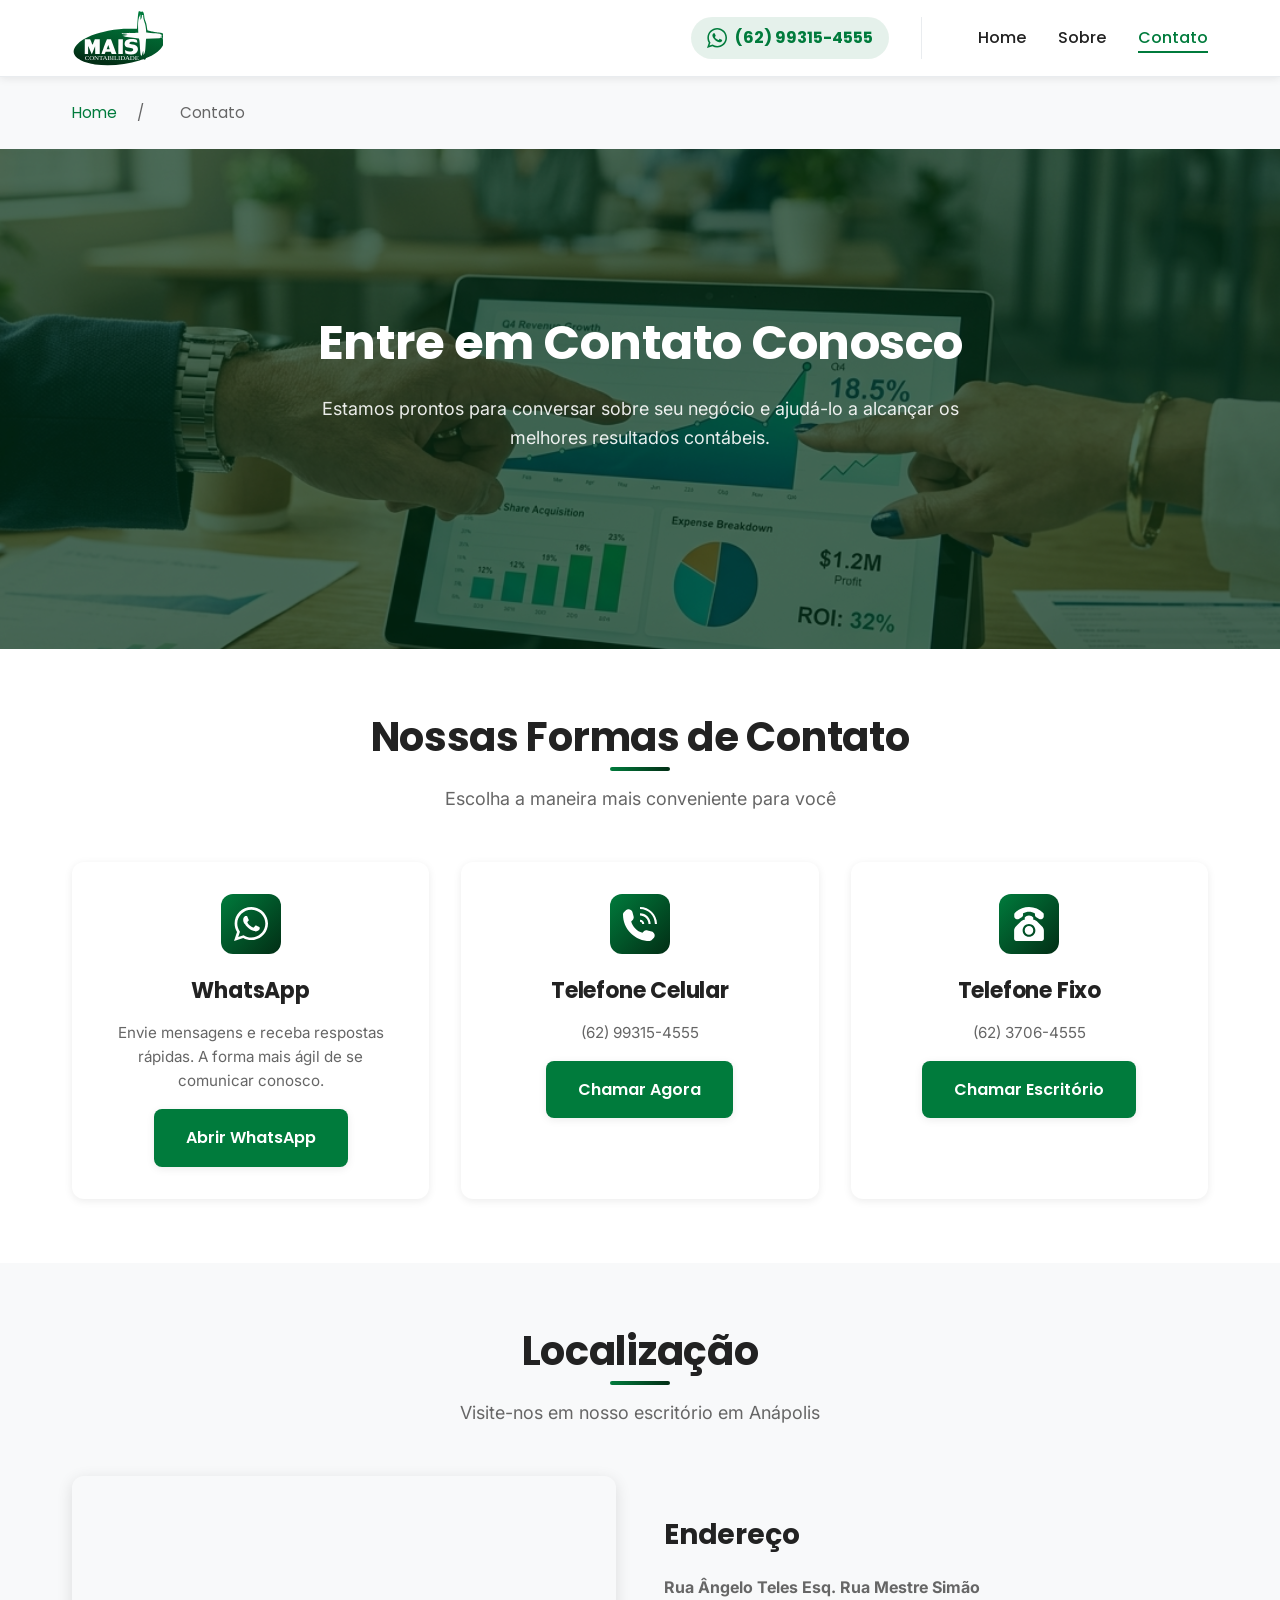
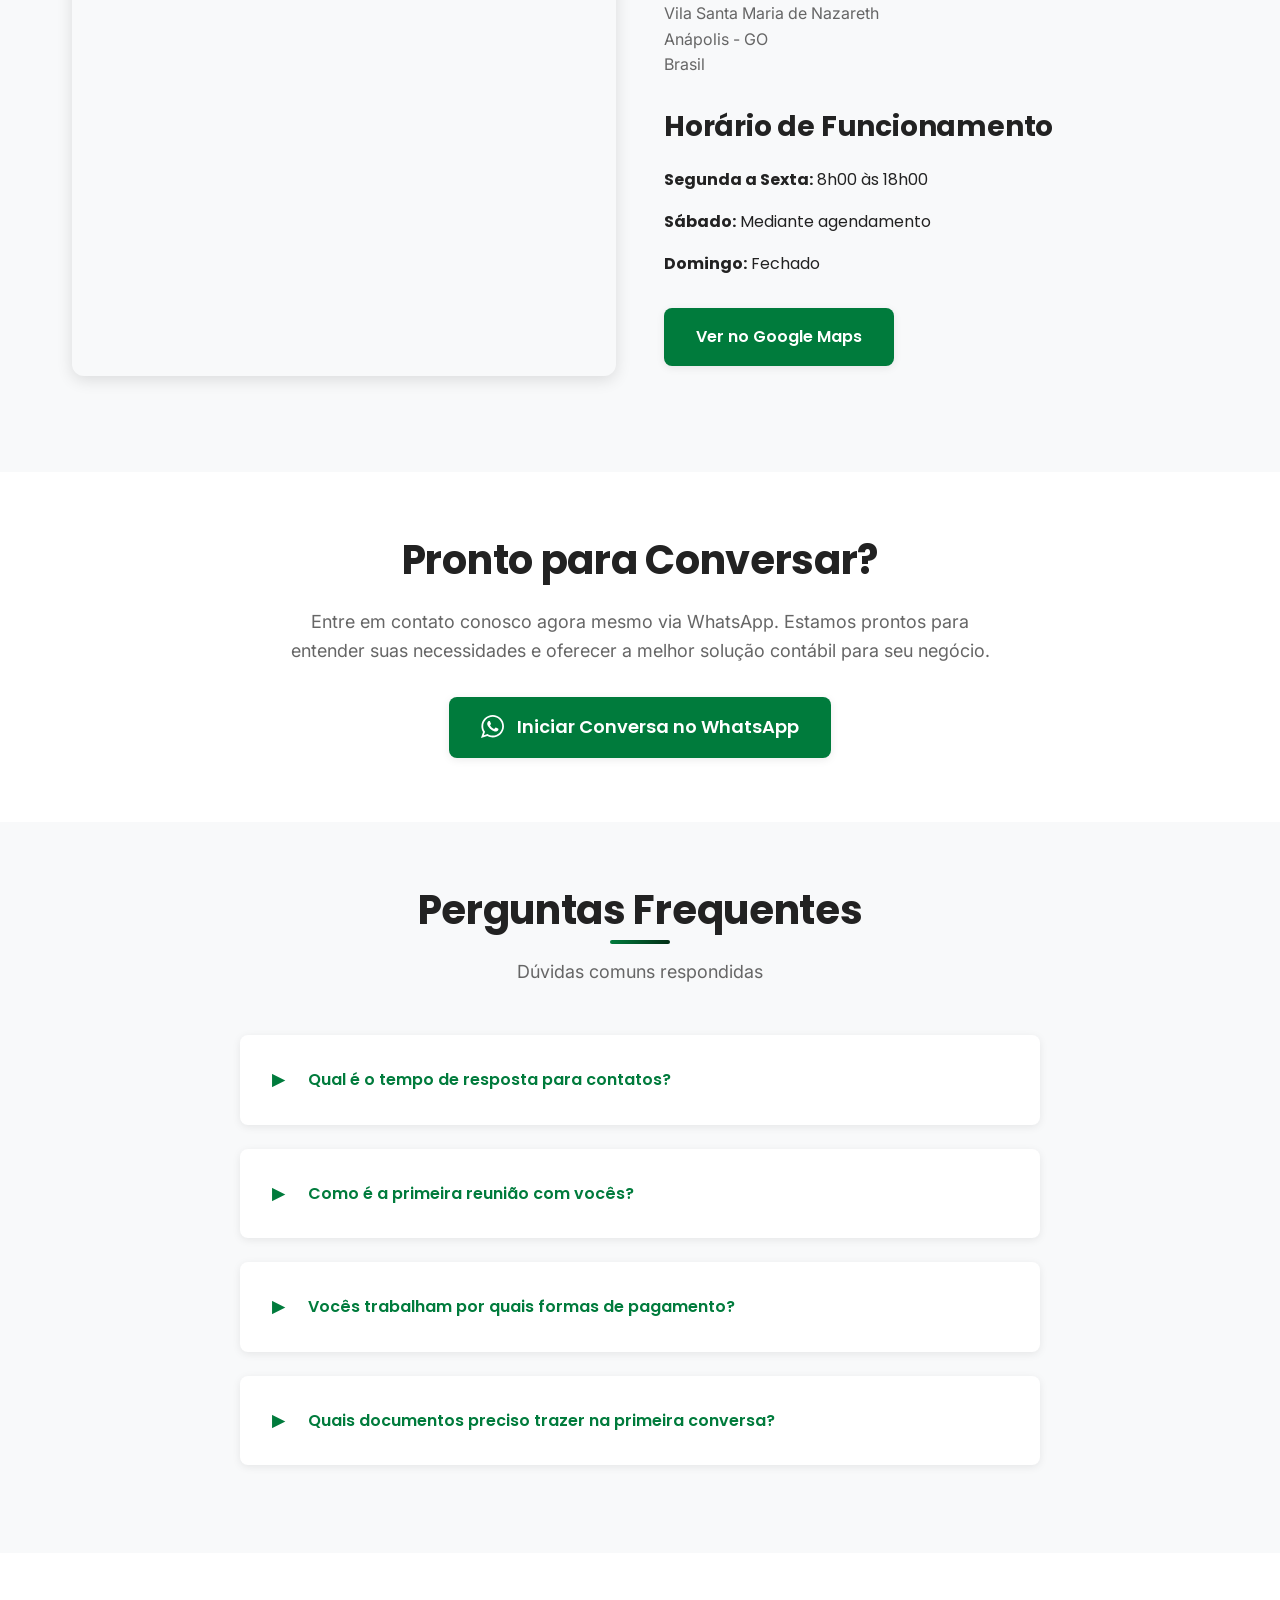
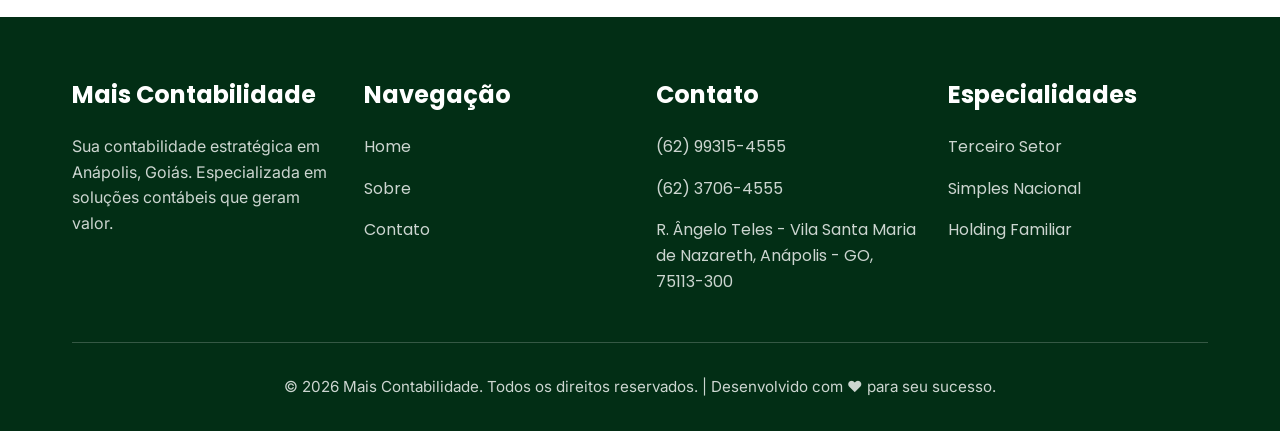
<file: contato.html>
<!DOCTYPE html>
<html lang="pt-BR">
<head>
  <!-- Meta Tags Básicas -->
  <meta charset="UTF-8">
  <meta name="viewport" content="width=device-width, initial-scale=1.0">
  <meta http-equiv="X-UA-Compatible" content="IE=edge">
  
  <!-- SEO Meta Tags -->
  <title>Contato | Mais Contabilidade - Anápolis, Goiás</title>
  <meta name="description" content="Entre em contato com a Mais Contabilidade. Telefone, endereço, mapa interativo e formulário de contato. Estamos localizados em Anápolis - GO.">
  <meta name="keywords" content="contato.html contabilidade, telefone, endereço, anápolis, goiás, localização, mapa">
  <meta name="author" content="Mais Contabilidade">
  <meta name="robots" content="index, follow">
  
  <!-- Open Graph -->
  <meta property="og:type" content="website">
  <meta property="og:url" content="https://www.maiscontabilidade.com.br/contato.html">
  <meta property="og:title" content="Contato | Mais Contabilidade">
  <meta property="og:description" content="Entre em contato com a Mais Contabilidade em Anápolis, Goiás. Estamos prontos para conversar sobre seu negócio.">
  <meta property="og:image" content="https://www.maiscontabilidade.com.br/assets/images/CRESCIMENTOEMPRESA.png">
  <meta property="og:locale" content="pt_BR">
  
  <!-- Favicon -->
  <link rel="icon" type="image/svg+xml" href="assets/images/MAISCONTABILIDADELOGO.svg">
  <link rel="manifest" href="/manifest.json">
  <meta name="theme-color" content="#007B3C">

  <!-- Fonts -->
  <link rel="preconnect" href="https://fonts.googleapis.com">
  <link rel="preconnect" href="https://fonts.gstatic.com" crossorigin>
  <link href="https://fonts.googleapis.com/css2?family=Inter:wght@300;400;500;600;700&family=Poppins:wght@500;600;700;800&display=swap" rel="stylesheet">
  
  <!-- CSS -->
  <link rel="stylesheet" href="css/style.css">
  <link rel="stylesheet" href="css/responsive.css">

  <!-- Canonical -->
  <link rel="canonical" href="https://www.maiscontabilidade.com.br/contato.html">
</head>
<body>
  <!-- HEADER -->
  <header>
    <div class="container">
      <div class="header-container">
        <div class="logo">
          <img src="assets/images/Maiscontabilidadesemfundo.svg" alt="Logo Mais Contabilidade" title="Mais Contabilidade">
        </div>
        
        <nav>
          <ul id="menu-principal">
            <li class="nav-whatsapp"><a href="https://wa.me/5562993154555?text=Ol%C3%A1!%20Gostaria%20de%20conversar%20com%20a%20Mais%20Contabilidade." target="_blank" rel="noopener noreferrer" title="Falar no WhatsApp"><span class="whatsapp-icon" aria-hidden="true"></span>(62) 99315-4555</a></li>
            <li><a href="/" title="Ir para página inicial">Home</a></li>
            <li><a href="/sobre.html" title="Conhecer nossa história">Sobre</a></li>
            <li><a href="/contato.html" title="Entrar em contato conosco">Contato</a></li>
          </ul>
        </nav>
        
        <button class="menu-toggle" type="button" aria-label="Abrir menu" aria-expanded="false" aria-controls="menu-principal">
          <span></span>
          <span></span>
          <span></span>
        </button>
      </div>
    </div>
  </header>

  <main id="conteudo">

  <!-- BREADCRUMB -->
  <nav class="breadcrumb" aria-label="Breadcrumb">
    <div class="container">
      <a href="/">Home</a>
      <span>/</span>
      <span>Contato</span>
    </div>
  </nav>

  <!-- HERO SECTION -->
  <section class="hero hero-background" style="background-image: url('assets/images/CRESCIMENTOEMPRESA.png');">
    <div class="hero-overlay"></div>
    <div class="container">
      <div class="hero-content-single">
        <div class="hero-texto">
          <h1>Entre em Contato Conosco</h1>
          <p>Estamos prontos para conversar sobre seu negócio e ajudá-lo a alcançar os melhores resultados contábeis.</p>
        </div>
      </div>
    </div>
  </section>

  <!-- INFORMAÇÕES DE CONTATO -->
  <section class="secao">
    <div class="container">
      <div class="titulo-secao">
        <h2>Nossas Formas de Contato</h2>
        <p>Escolha a maneira mais conveniente para você</p>
      </div>

      <div class="grid grid-3 contatos-info">
        <!-- Telefone -->
        <div class="card">
          <div class="card-icon"><img src="assets/images/whatsapp-logo_icon-icons.com_57054.svg" alt="Ícone WhatsApp" class="card-icon-img"></div>
          <h3>WhatsApp</h3>
          <p style="margin-bottom: 1rem;">
            Envie mensagens e receba respostas rápidas. A forma mais ágil de se comunicar conosco.
          </p>
          <a href="https://wa.me/5562993154555?text=Olá!%20Gostaria%20de%20conversar%20com%20a%20Mais%20Contabilidade." target="_blank" rel="noopener noreferrer" class="btn btn-primario">
            Abrir WhatsApp
          </a>
        </div>

        <!-- Telefone Celular -->
        <div class="card">
          <div class="card-icon"><img src="assets/images/phone-volume_icon-icons.com_56474.svg" alt="Ícone telefone celular" class="card-icon-img"></div>
          <h3>Telefone Celular</h3>
          <p style="margin-bottom: 1rem;">
            (62) 99315-4555
          </p>
          <a href="tel:+5562993154555" class="btn btn-primario">
            Chamar Agora
          </a>
        </div>

        <!-- Telefone Fixo -->
        <div class="card">
          <div class="card-icon"><img src="assets/images/telephone-of-vintage-design_icon-icons.com_56462.svg" alt="Ícone telefone fixo" class="card-icon-img"></div>
          <h3>Telefone Fixo</h3>
          <p style="margin-bottom: 1rem;">
            (62) 3706-4555
          </p>
          <a href="tel:+556237064555" class="btn btn-primario">
            Chamar Escritório
          </a>
        </div>
      </div>
    </div>
  </section>

  <!-- LOCALIZAÇÃO -->
  <section class="secao secao-alternada">
    <div class="container">
      <div class="titulo-secao">
        <h2>Localização</h2>
        <p>Visite-nos em nosso escritório em Anápolis</p>
      </div>

      <div style="display: grid; grid-template-columns: 1fr 1fr; gap: var(--espacamento-xl); align-items: center;">
        <!-- Mapa -->
        <div class="mapa-container">
          <iframe
            src="https://maps.google.com/maps?q=-16.3272238,-48.9444192&z=17&hl=pt-BR&output=embed"
            width="100%" height="100%" style="border:0; display:block;"
            allowfullscreen loading="lazy" referrerpolicy="no-referrer-when-downgrade"
            title="Mapa da localização da Mais Contabilidade em Anápolis - GO"></iframe>
        </div>

        <!-- Informações -->
        <div>
          <h3 style="margin-bottom: var(--espacamento-md);">Endereço</h3>
          <p style="margin-bottom: var(--espacamento-lg);">
            <strong>Rua Ângelo Teles Esq. Rua Mestre Simão</strong><br>
            Vila Santa Maria de Nazareth<br>
            Anápolis - GO<br>
            Brasil
          </p>

          <h3 style="margin-bottom: var(--espacamento-md); margin-top: var(--espacamento-lg);">Horário de Funcionamento</h3>
          <ul style="list-style: none; margin-bottom: var(--espacamento-lg);">
            <li style="margin-bottom: var(--espacamento-sm);"><strong>Segunda a Sexta:</strong> 8h00 às 18h00</li>
            <li style="margin-bottom: var(--espacamento-sm);"><strong>Sábado:</strong> Mediante agendamento</li>
            <li><strong>Domingo:</strong> Fechado</li>
          </ul>

          <a href="https://www.google.com/maps/place/Mais+Contabilidade/@-16.327248,-48.9444915,20.77z/data=!4m6!3m5!1s0x935ea57147394f59:0xac90324c591cd5fa!8m2!3d-16.3272238!4d-48.9444192!16s%2Fg%2F11lnhpg_dl?hl=pt-BR" target="_blank" rel="noopener noreferrer" class="btn btn-primario">
            Ver no Google Maps
          </a>
        </div>
      </div>
    </div>
  </section>

  <!-- BOTÃO WHATSAPP DIRETO -->
  <section class="secao">
    <div class="container">
      <div style="text-align: center; max-width: 700px; margin: 0 auto;">
        <h2>Pronto para Conversar?</h2>
        <p style="margin-bottom: 2rem; font-size: 1.125rem;">
          Entre em contato conosco agora mesmo via WhatsApp. Estamos prontos para entender suas necessidades e oferecer a melhor solução contábil para seu negócio.
        </p>
        <a href="https://wa.me/5562993154555?text=Ol%C3%A1!%20Gostaria%20de%20conversar%20com%20a%20Mais%20Contabilidade.%20Tenho%20interesse%20em%20conhecer%20seus%20servi%C3%A7os." target="_blank" rel="noopener noreferrer" class="btn btn-primario btn-lg">
          <img src="assets/images/whatsapp-logo_icon-icons.com_57054.svg" alt="" class="btn-icon"> Iniciar Conversa no WhatsApp
        </a>
      </div>
    </div>
  </section>

  <!-- FAQ -->
  <section class="secao secao-alternada">
    <div class="container">
      <div class="titulo-secao">
        <h2>Perguntas Frequentes</h2>
        <p>Dúvidas comuns respondidas</p>
      </div>

      <div style="max-width: 800px; margin: 0 auto;">
        <details style="background: white; padding: var(--espacamento-lg); margin-bottom: var(--espacamento-md); border-radius: 8px; box-shadow: var(--sombra-leve); cursor: pointer;">
          <summary style="font-weight: 600; color: var(--cor-verde-claro); display: flex; align-items: center; cursor: pointer;">
            <span style="margin-right: var(--espacamento-md);">▶</span>
            Qual é o tempo de resposta para contatos?
          </summary>
          <p style="margin-top: var(--espacamento-md); color: var(--cor-texto-secundario);">
            Respondemos a todos os contatos em até 24 horas. Para assuntos urgentes, ligue diretamente para nosso celular.
          </p>
        </details>

        <details style="background: white; padding: var(--espacamento-lg); margin-bottom: var(--espacamento-md); border-radius: 8px; box-shadow: var(--sombra-leve); cursor: pointer;">
          <summary style="font-weight: 600; color: var(--cor-verde-claro); display: flex; align-items: center; cursor: pointer;">
            <span style="margin-right: var(--espacamento-md);">▶</span>
            Como é a primeira reunião com vocês?
          </summary>
          <p style="margin-top: var(--espacamento-md); color: var(--cor-texto-secundario);">
            A primeira reunião é uma conversa consultiva gratuita, onde entendemos suas necessidades, objetivos e desafios específicos de seu negócio. Nela, identificamos oportunidades de economia e apresentamos nossas soluções.
          </p>
        </details>

        <details style="background: white; padding: var(--espacamento-lg); margin-bottom: var(--espacamento-md); border-radius: 8px; box-shadow: var(--sombra-leve); cursor: pointer;">
          <summary style="font-weight: 600; color: var(--cor-verde-claro); display: flex; align-items: center; cursor: pointer;">
            <span style="margin-right: var(--espacamento-md);">▶</span>
            Vocês trabalham por quais formas de pagamento?
          </summary>
          <p style="margin-top: var(--espacamento-md); color: var(--cor-texto-secundario);">
            Trabalhamos com pacotes customizados conforme o tamanho e necessidades do seu negócio. Aceitamos pagamentos via transferência bancária, cartão de crédito e PIX.
          </p>
        </details>

        <details style="background: white; padding: var(--espacamento-lg); margin-bottom: var(--espacamento-md); border-radius: 8px; box-shadow: var(--sombra-leve); cursor: pointer;">
          <summary style="font-weight: 600; color: var(--cor-verde-claro); display: flex; align-items: center; cursor: pointer;">
            <span style="margin-right: var(--espacamento-md);">▶</span>
            Quais documentos preciso trazer na primeira conversa?
          </summary>
          <p style="margin-top: var(--espacamento-md); color: var(--cor-texto-secundario);">
            Traga seus últimos demonstrativos financeiros, CNPJ/CPF, documentos de identificação e uma lista de suas principais dúvidas. Conversaremos sobre o resto!
          </p>
        </details>
      </div>
    </div>
  </section>

  </main>

  <!-- FOOTER -->
  <footer>
    <div class="container">
      <div class="footer-content">
        <div class="footer-secao">
          <h4>Mais Contabilidade</h4>
          <p>Sua contabilidade estratégica em Anápolis, Goiás. Especializada em soluções contábeis que geram valor.</p>
        </div>

        <div class="footer-secao">
          <h4>Navegação</h4>
          <ul>
            <li><a href="/">Home</a></li>
            <li><a href="/sobre.html">Sobre</a></li>
            <li><a href="/contato.html">Contato</a></li>
          </ul>
        </div>

        <div class="footer-secao">
          <h4>Contato</h4>
          <ul>
            <li><a href="tel:+5562993154555">(62) 99315-4555</a></li>
            <li><a href="tel:+556237064555">(62) 3706-4555</a></li>
            <li><a href="https://www.google.com/maps/place/Mais+Contabilidade/@-16.327248,-48.9444915" target="_blank" rel="noopener noreferrer">R. Ângelo Teles - Vila Santa Maria de Nazareth, Anápolis - GO, 75113-300</a></li>
          </ul>
        </div>

        <div class="footer-secao">
          <h4>Especialidades</h4>
          <ul>
            <li><a href="/">Terceiro Setor</a></li>
            <li><a href="/">Simples Nacional</a></li>
            <li><a href="/">Holding Familiar</a></li>
          </ul>
        </div>
      </div>

      <div class="footer-bottom">
        <p>&copy; 2026 Mais Contabilidade. Todos os direitos reservados. | Desenvolvido com ♥ para seu sucesso.</p>
      </div>
    </div>
  </footer>

  <!-- Scripts -->
  <script src="js/main.js"></script>
</body>
</html>
</file>
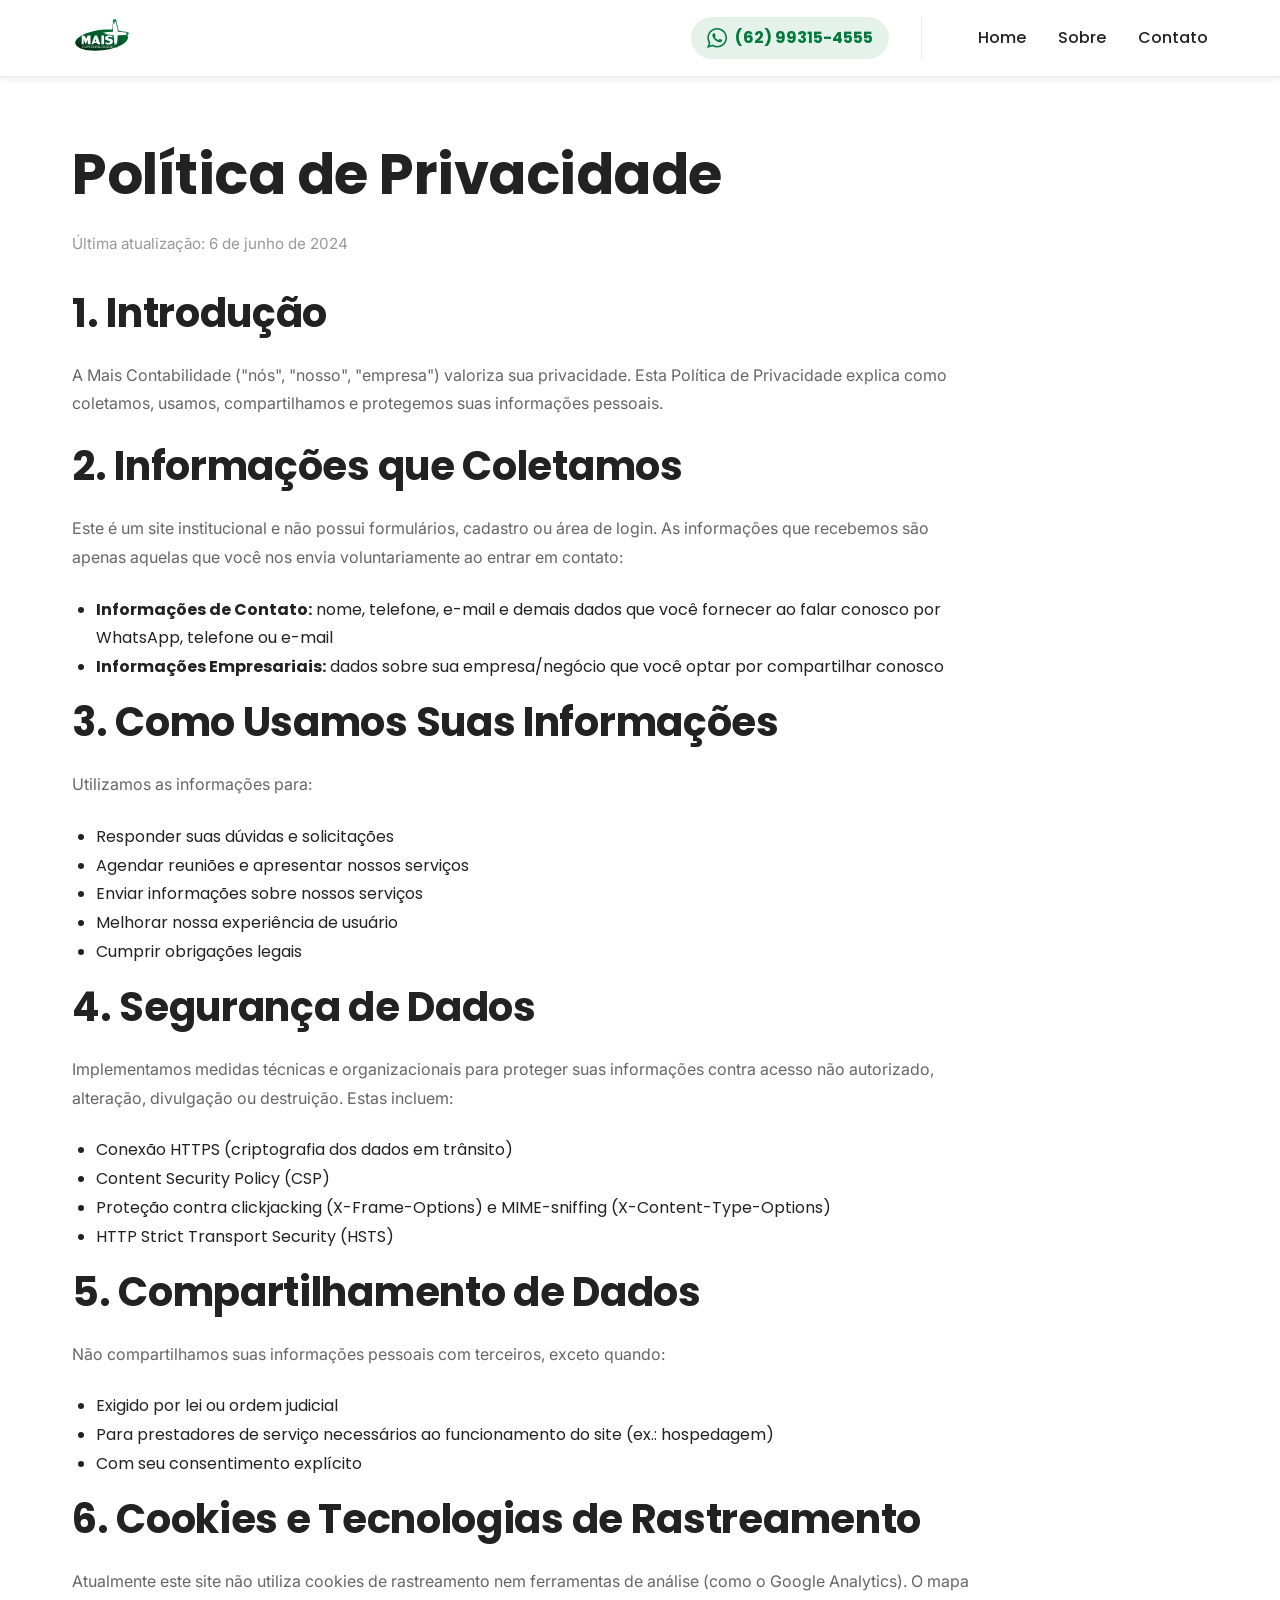
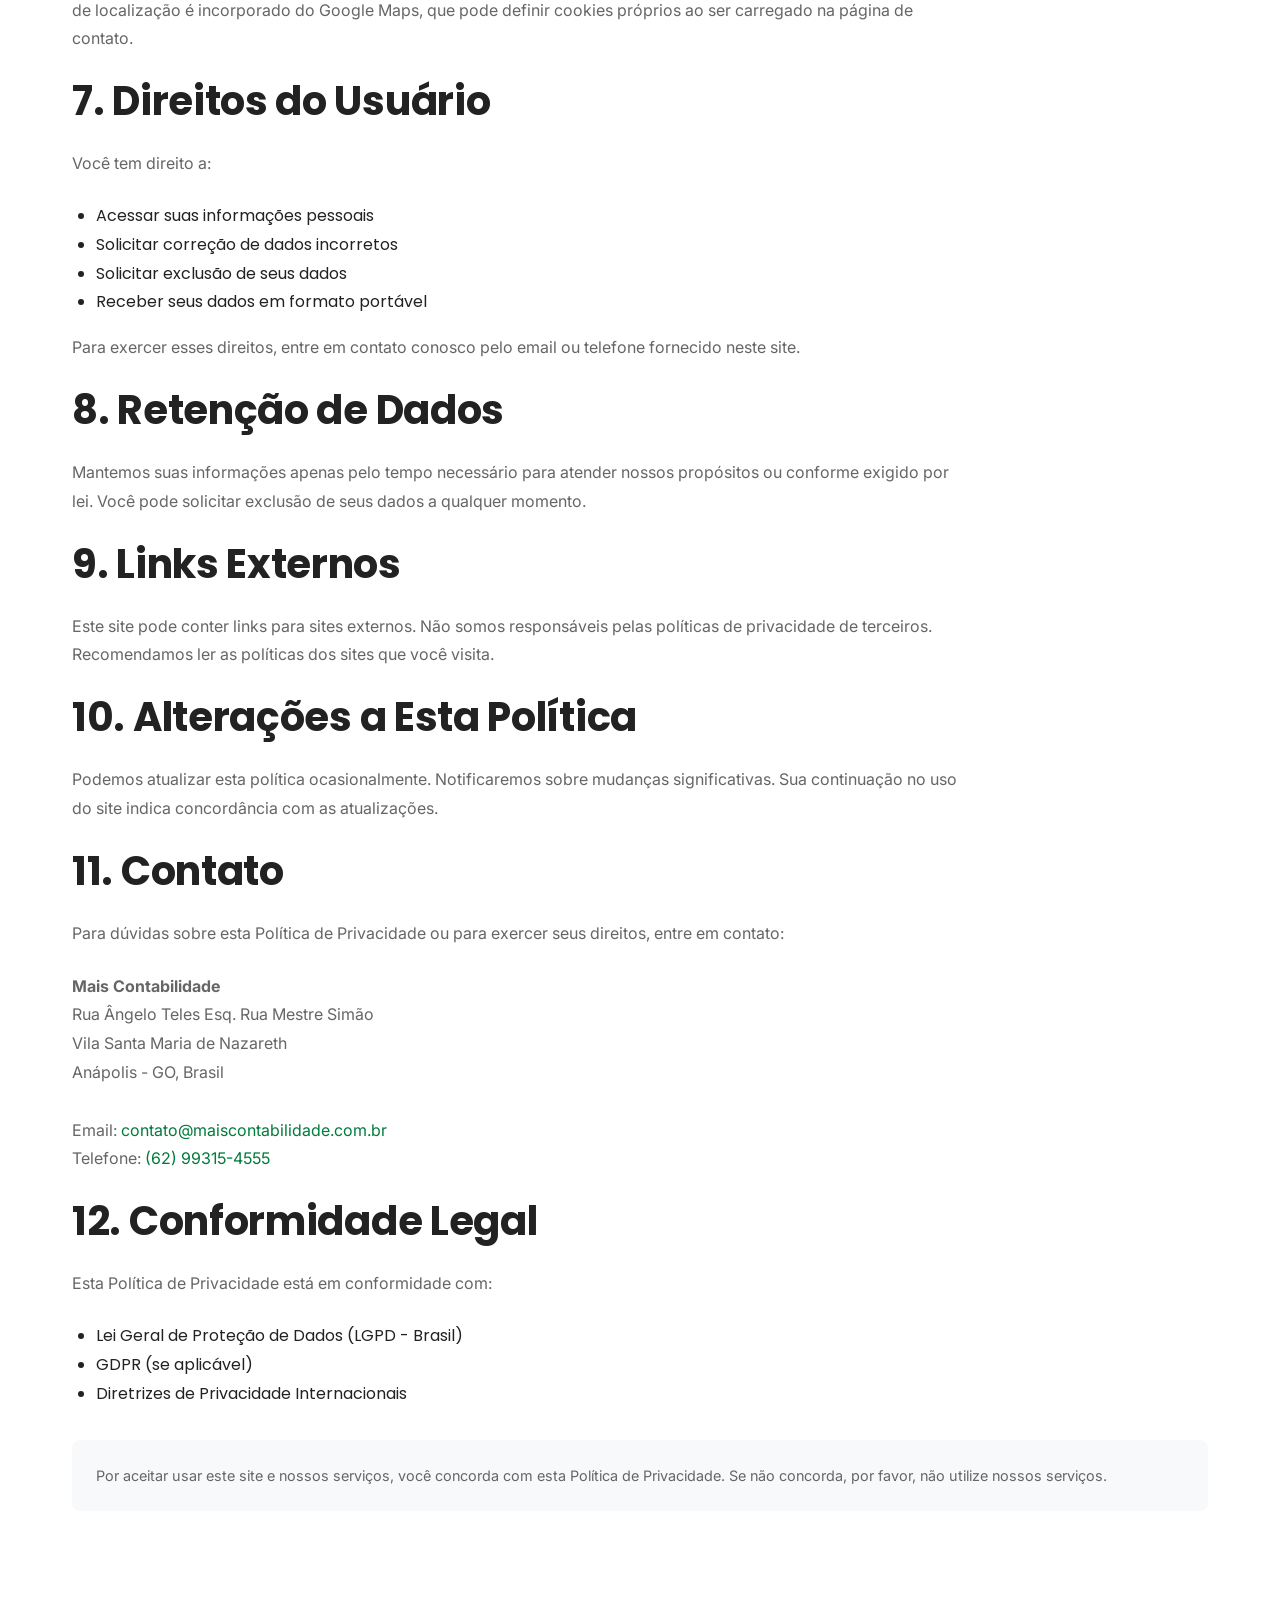
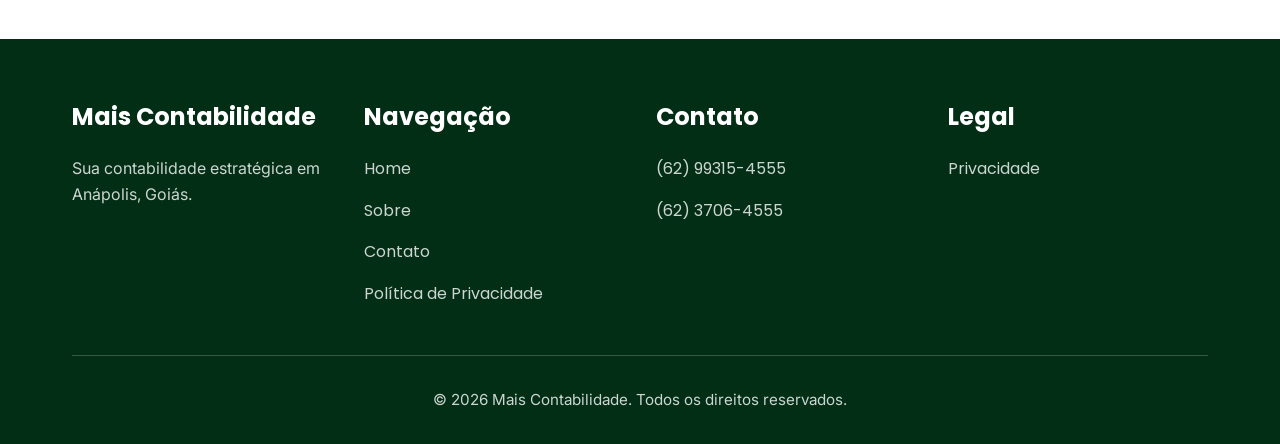
<file: politica-privacidade.html>
<!DOCTYPE html>
<html lang="pt-BR">
<head>
  <meta charset="UTF-8">
  <meta name="viewport" content="width=device-width, initial-scale=1.0">
  <meta http-equiv="X-UA-Compatible" content="IE=edge">
  
  <title>Política de Privacidade | Mais Contabilidade</title>
  <meta name="description" content="Política de Privacidade da Mais Contabilidade. Saiba como seus dados são tratados.">
  <meta name="robots" content="index, follow">
  
  <link rel="icon" type="image/svg+xml" href="assets/images/MAISCONTABILIDADELOGO.svg">
  <link rel="manifest" href="/manifest.json">
  <meta name="theme-color" content="#007B3C">
  <link rel="preconnect" href="https://fonts.googleapis.com">
  <link rel="preconnect" href="https://fonts.gstatic.com" crossorigin>
  <link href="https://fonts.googleapis.com/css2?family=Inter:wght@300;400;500;600;700&family=Poppins:wght@500;600;700;800&display=swap" rel="stylesheet">

  <link rel="stylesheet" href="css/style.css">
  <link rel="stylesheet" href="css/responsive.css">
</head>
<body>
  <a class="skip-link" href="#conteudo">Pular para o conteúdo</a>

  <!-- HEADER -->
  <header>
    <div class="container">
      <div class="header-container">
        <div class="logo">
          <img src="assets/images/MAISCONTABILIDADELOGO.svg" alt="Logo Mais Contabilidade">
        </div>
        
        <nav>
          <ul id="menu-principal">
            <li class="nav-whatsapp"><a href="https://wa.me/5562993154555?text=Ol%C3%A1!%20Gostaria%20de%20conversar%20com%20a%20Mais%20Contabilidade." target="_blank" rel="noopener noreferrer" title="Falar no WhatsApp"><span class="whatsapp-icon" aria-hidden="true"></span>(62) 99315-4555</a></li>
            <li><a href="/">Home</a></li>
            <li><a href="/sobre.html">Sobre</a></li>
            <li><a href="/contato.html">Contato</a></li>
          </ul>
        </nav>
        
        <button class="menu-toggle" type="button" aria-label="Abrir menu" aria-expanded="false" aria-controls="menu-principal">
          <span></span>
          <span></span>
          <span></span>
        </button>
      </div>
    </div>
  </header>

  <main id="conteudo">

  <!-- CONTEÚDO -->
  <section class="secao">
    <div class="container">
      <h1>Política de Privacidade</h1>
      <p style="color: #999; font-size: 0.95rem; margin-bottom: 2rem;">
        Última atualização: 6 de junho de 2024
      </p>

      <div style="max-width: 900px; line-height: 1.8;">

        <h2>1. Introdução</h2>
        <p>
          A Mais Contabilidade ("nós", "nosso", "empresa") valoriza sua privacidade. Esta Política de Privacidade explica como coletamos, usamos, compartilhamos e protegemos suas informações pessoais.
        </p>

        <h2>2. Informações que Coletamos</h2>
        <p>
          Este é um site institucional e não possui formulários, cadastro ou área de login. As informações que recebemos são apenas aquelas que você nos envia voluntariamente ao entrar em contato:
        </p>
        <ul style="margin-left: 1.5rem; margin-bottom: 1rem;">
          <li><strong>Informações de Contato:</strong> nome, telefone, e-mail e demais dados que você fornecer ao falar conosco por WhatsApp, telefone ou e-mail</li>
          <li><strong>Informações Empresariais:</strong> dados sobre sua empresa/negócio que você optar por compartilhar conosco</li>
        </ul>

        <h2>3. Como Usamos Suas Informações</h2>
        <p>Utilizamos as informações para:</p>
        <ul style="margin-left: 1.5rem; margin-bottom: 1rem;">
          <li>Responder suas dúvidas e solicitações</li>
          <li>Agendar reuniões e apresentar nossos serviços</li>
          <li>Enviar informações sobre nossos serviços</li>
          <li>Melhorar nossa experiência de usuário</li>
          <li>Cumprir obrigações legais</li>
        </ul>

        <h2>4. Segurança de Dados</h2>
        <p>
          Implementamos medidas técnicas e organizacionais para proteger suas informações contra acesso não autorizado, alteração, divulgação ou destruição. Estas incluem:
        </p>
        <ul style="margin-left: 1.5rem; margin-bottom: 1rem;">
          <li>Conexão HTTPS (criptografia dos dados em trânsito)</li>
          <li>Content Security Policy (CSP)</li>
          <li>Proteção contra clickjacking (X-Frame-Options) e MIME-sniffing (X-Content-Type-Options)</li>
          <li>HTTP Strict Transport Security (HSTS)</li>
        </ul>

        <h2>5. Compartilhamento de Dados</h2>
        <p>
          Não compartilhamos suas informações pessoais com terceiros, exceto quando:
        </p>
        <ul style="margin-left: 1.5rem; margin-bottom: 1rem;">
          <li>Exigido por lei ou ordem judicial</li>
          <li>Para prestadores de serviço necessários ao funcionamento do site (ex.: hospedagem)</li>
          <li>Com seu consentimento explícito</li>
        </ul>

        <h2>6. Cookies e Tecnologias de Rastreamento</h2>
        <p>
          Atualmente este site não utiliza cookies de rastreamento nem ferramentas de análise (como o Google Analytics). O mapa de localização é incorporado do Google Maps, que pode definir cookies próprios ao ser carregado na página de contato.
        </p>

        <h2>7. Direitos do Usuário</h2>
        <p>Você tem direito a:</p>
        <ul style="margin-left: 1.5rem; margin-bottom: 1rem;">
          <li>Acessar suas informações pessoais</li>
          <li>Solicitar correção de dados incorretos</li>
          <li>Solicitar exclusão de seus dados</li>
          <li>Receber seus dados em formato portável</li>
        </ul>
        <p>
          Para exercer esses direitos, entre em contato conosco pelo email ou telefone fornecido neste site.
        </p>

        <h2>8. Retenção de Dados</h2>
        <p>
          Mantemos suas informações apenas pelo tempo necessário para atender nossos propósitos ou conforme exigido por lei. Você pode solicitar exclusão de seus dados a qualquer momento.
        </p>

        <h2>9. Links Externos</h2>
        <p>
          Este site pode conter links para sites externos. Não somos responsáveis pelas políticas de privacidade de terceiros. Recomendamos ler as políticas dos sites que você visita.
        </p>

        <h2>10. Alterações a Esta Política</h2>
        <p>
          Podemos atualizar esta política ocasionalmente. Notificaremos sobre mudanças significativas. Sua continuação no uso do site indica concordância com as atualizações.
        </p>

        <h2>11. Contato</h2>
        <p>
          Para dúvidas sobre esta Política de Privacidade ou para exercer seus direitos, entre em contato:
        </p>
        <p>
          <strong>Mais Contabilidade</strong><br>
          Rua Ângelo Teles Esq. Rua Mestre Simão<br>
          Vila Santa Maria de Nazareth<br>
          Anápolis - GO, Brasil<br>
          <br>
          Email: <a href="mailto:contato@maiscontabilidade.com.br">contato@maiscontabilidade.com.br</a><br>
          Telefone: <a href="tel:+5562993154555">(62) 99315-4555</a>
        </p>

        <h2>12. Conformidade Legal</h2>
        <p>
          Esta Política de Privacidade está em conformidade com:
        </p>
        <ul style="margin-left: 1.5rem; margin-bottom: 1rem;">
          <li>Lei Geral de Proteção de Dados (LGPD - Brasil)</li>
          <li>GDPR (se aplicável)</li>
          <li>Diretrizes de Privacidade Internacionais</li>
        </ul>

      </div>

      <div style="background: #f8f9fa; padding: 1.5rem; border-radius: 8px; margin-top: 2rem;">
        <p style="margin: 0; font-size: 0.9rem; color: #666;">
          Por aceitar usar este site e nossos serviços, você concorda com esta Política de Privacidade. 
          Se não concorda, por favor, não utilize nossos serviços.
        </p>
      </div>

    </div>
  </section>

  </main>

  <!-- FOOTER -->
  <footer>
    <div class="container">
      <div class="footer-content">
        <div class="footer-secao">
          <h4>Mais Contabilidade</h4>
          <p>Sua contabilidade estratégica em Anápolis, Goiás.</p>
        </div>

        <div class="footer-secao">
          <h4>Navegação</h4>
          <ul>
            <li><a href="/">Home</a></li>
            <li><a href="/sobre.html">Sobre</a></li>
            <li><a href="/contato.html">Contato</a></li>
            <li><a href="/politica-privacidade.html">Política de Privacidade</a></li>
          </ul>
        </div>

        <div class="footer-secao">
          <h4>Contato</h4>
          <ul>
            <li><a href="tel:+5562993154555">(62) 99315-4555</a></li>
            <li><a href="tel:+556237064555">(62) 3706-4555</a></li>
          </ul>
        </div>

        <div class="footer-secao">
          <h4>Legal</h4>
          <ul>
            <li><a href="/politica-privacidade.html">Privacidade</a></li>
          </ul>
        </div>
      </div>

      <div class="footer-bottom">
        <p>&copy; 2026 Mais Contabilidade. Todos os direitos reservados.</p>
      </div>
    </div>
  </footer>

  <script src="js/main.js"></script>
</body>
</html>
</file>
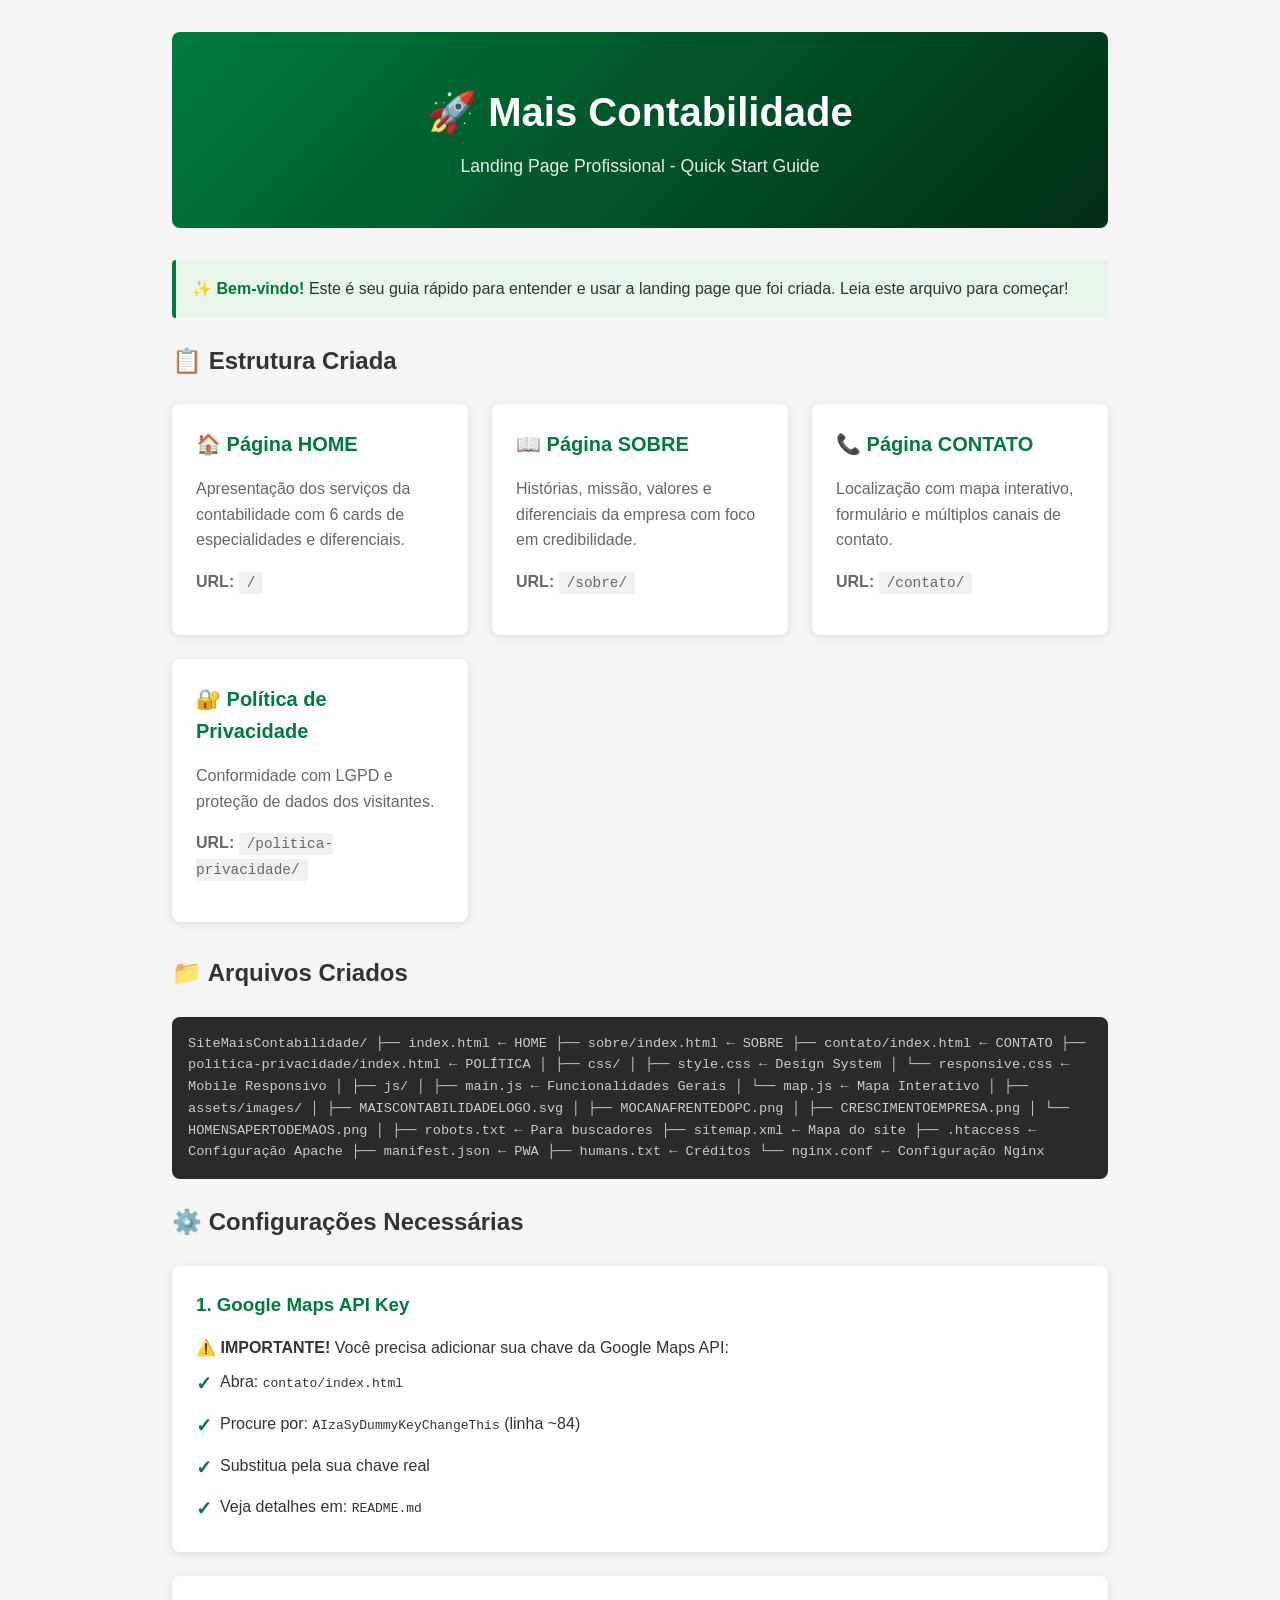
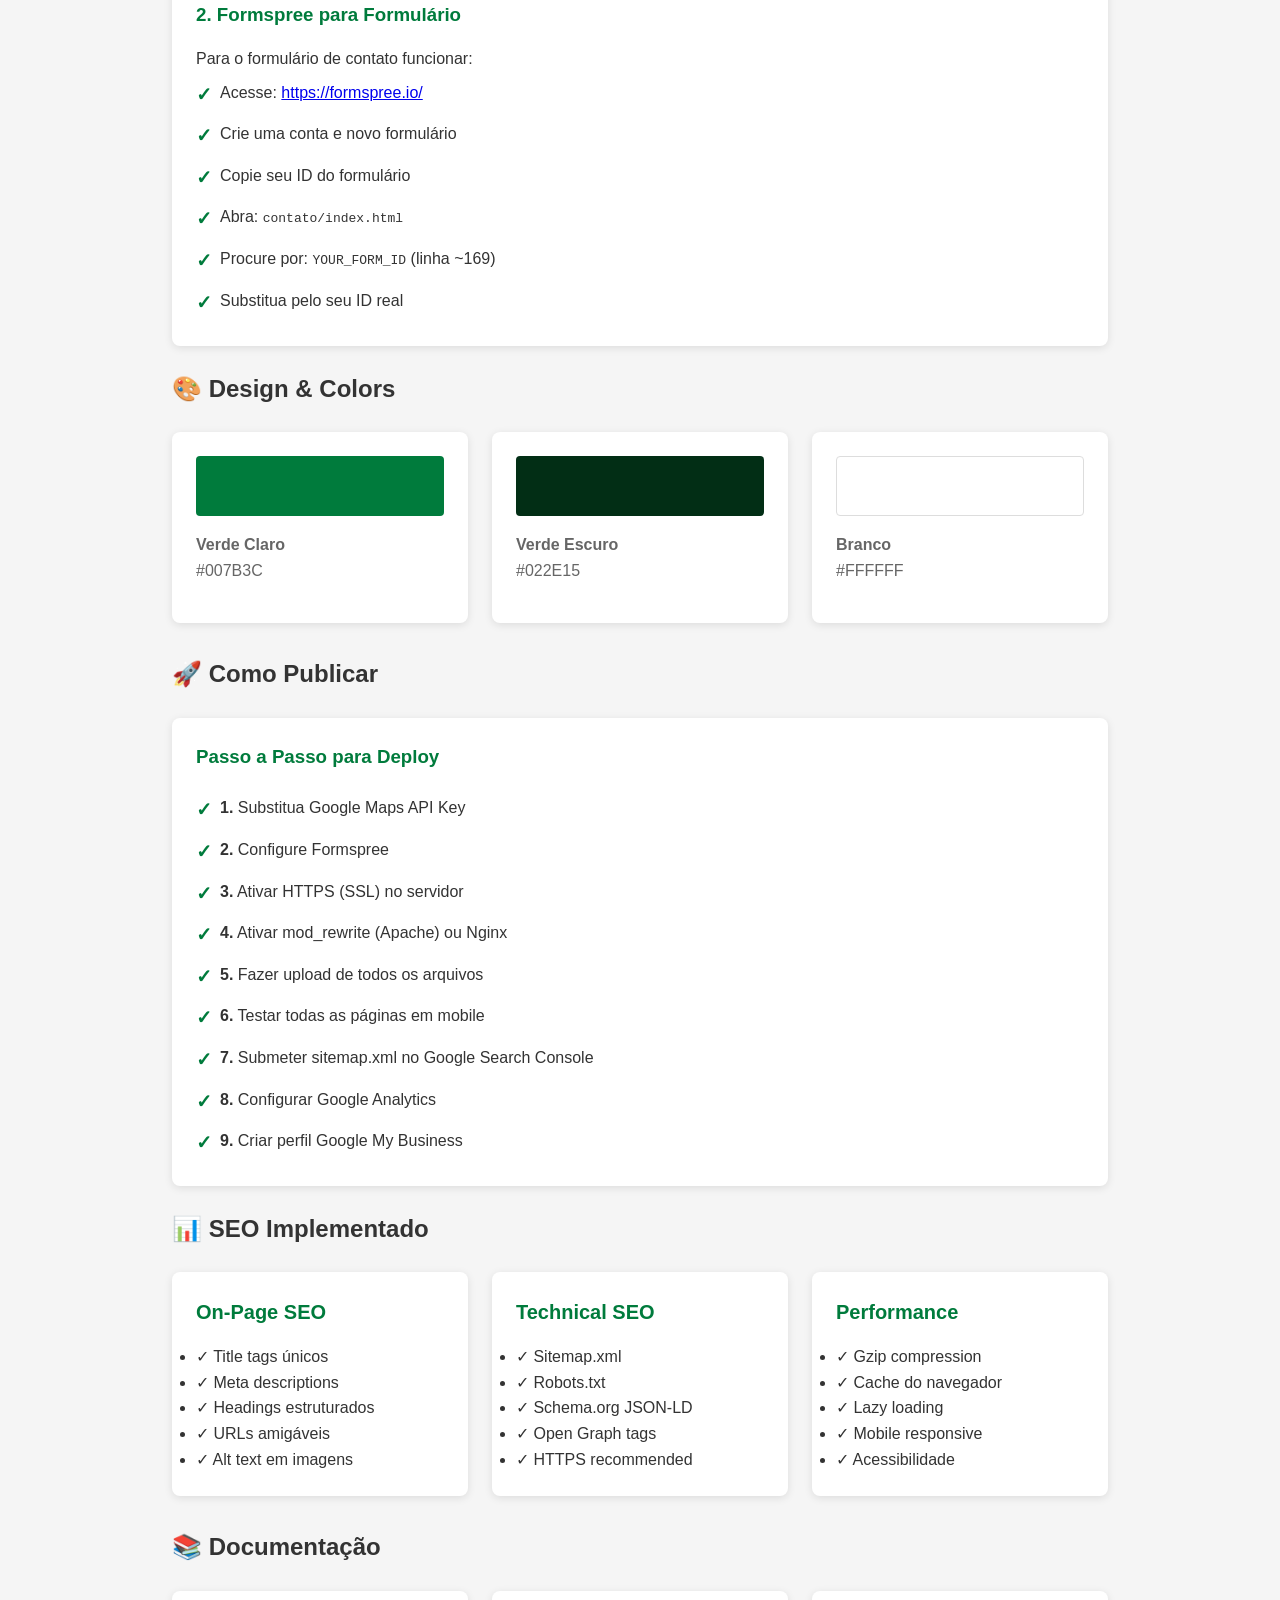
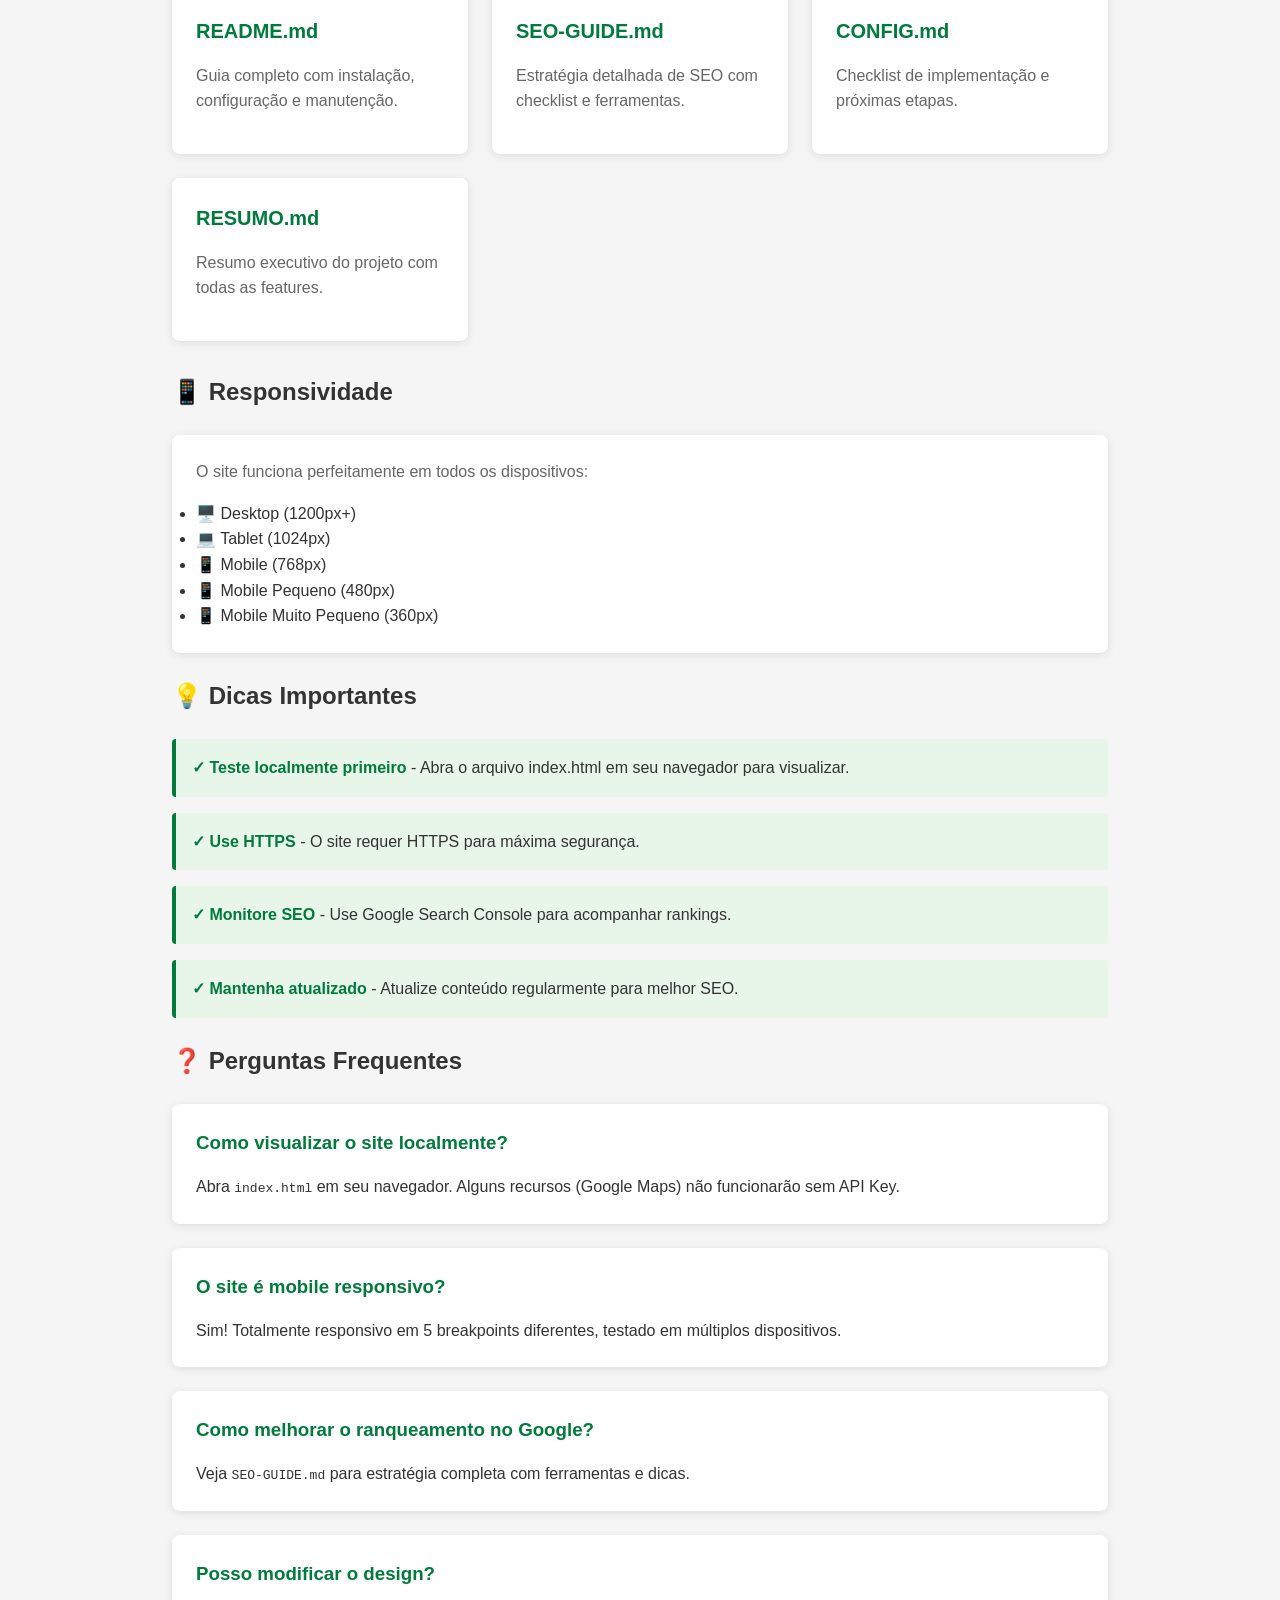
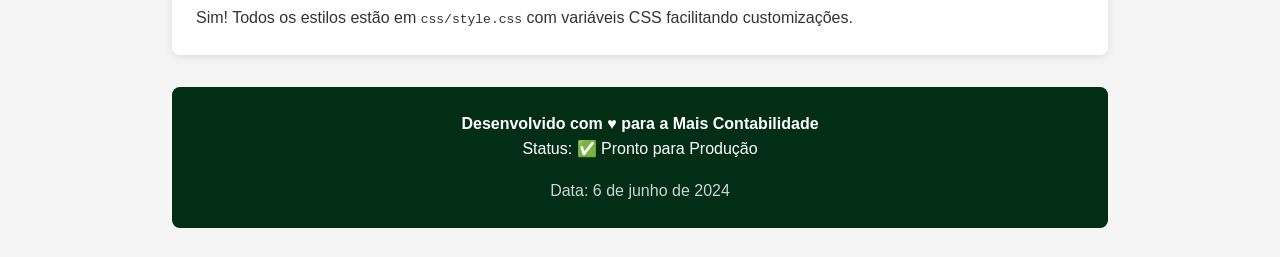
<file: QUICK-START.html>
<!-- 
  QUICK START GUIDE - Mais Contabilidade Landing Page
  Guia rápido para entender e usar o site criado
-->

<!DOCTYPE html>
<html lang="pt-BR">
<head>
  <meta charset="UTF-8">
  <meta name="viewport" content="width=device-width, initial-scale=1.0">
  <title>Quick Start Guide - Mais Contabilidade</title>
  <style>
    * {
      margin: 0;
      padding: 0;
      box-sizing: border-box;
    }

    body {
      font-family: -apple-system, BlinkMacSystemFont, 'Segoe UI', sans-serif;
      line-height: 1.6;
      color: #333;
      background: #f5f5f5;
    }

    .container {
      max-width: 1000px;
      margin: 0 auto;
      padding: 2rem;
    }

    header {
      background: linear-gradient(135deg, #007B3C, #022E15);
      color: white;
      padding: 3rem 0;
      text-align: center;
      margin-bottom: 2rem;
      border-radius: 8px;
    }

    header h1 {
      font-size: 2.5rem;
      margin-bottom: 0.5rem;
    }

    header p {
      font-size: 1.1rem;
      opacity: 0.9;
    }

    .grid {
      display: grid;
      grid-template-columns: repeat(auto-fit, minmax(280px, 1fr));
      gap: 1.5rem;
      margin-bottom: 2rem;
    }

    .card {
      background: white;
      padding: 1.5rem;
      border-radius: 8px;
      box-shadow: 0 2px 8px rgba(0, 0, 0, 0.1);
      transition: transform 0.3s, box-shadow 0.3s;
    }

    .card:hover {
      transform: translateY(-4px);
      box-shadow: 0 4px 16px rgba(0, 0, 0, 0.15);
    }

    .card h3 {
      color: #007B3C;
      margin-bottom: 1rem;
      font-size: 1.25rem;
    }

    .card p {
      color: #666;
      margin-bottom: 1rem;
    }

    .card code {
      background: #f0f0f0;
      padding: 0.2rem 0.5rem;
      border-radius: 3px;
      font-size: 0.9rem;
    }

    .checklist {
      background: white;
      padding: 1.5rem;
      border-radius: 8px;
      margin-bottom: 1.5rem;
      box-shadow: 0 2px 8px rgba(0, 0, 0, 0.1);
    }

    .checklist h3 {
      color: #007B3C;
      margin-bottom: 1rem;
    }

    .checklist ul {
      list-style: none;
      padding-left: 0;
    }

    .checklist li {
      padding: 0.5rem 0;
      padding-left: 1.5rem;
      position: relative;
    }

    .checklist li::before {
      content: '✓';
      position: absolute;
      left: 0;
      color: #007B3C;
      font-weight: bold;
      font-size: 1.2rem;
    }

    .highlight {
      background: #e8f5e9;
      border-left: 4px solid #007B3C;
      padding: 1rem;
      margin-bottom: 1rem;
      border-radius: 4px;
    }

    .highlight strong {
      color: #007B3C;
    }

    .file-tree {
      background: #2a2a2a;
      color: #ccc;
      padding: 1rem;
      border-radius: 8px;
      overflow-x: auto;
      font-family: 'Courier New', monospace;
      font-size: 0.85rem;
      margin-bottom: 1.5rem;
    }

    .file-tree code {
      color: #8bc34a;
    }

    footer {
      background: #022E15;
      color: white;
      text-align: center;
      padding: 1.5rem;
      border-radius: 8px;
      margin-top: 2rem;
    }

    .btn {
      display: inline-block;
      background: #007B3C;
      color: white;
      padding: 0.75rem 1.5rem;
      border-radius: 4px;
      text-decoration: none;
      margin-right: 0.5rem;
      margin-top: 0.5rem;
    }

    .btn:hover {
      background: #022E15;
    }
  </style>
</head>
<body>
  <div class="container">
    <header>
      <h1>🚀 Mais Contabilidade</h1>
      <p>Landing Page Profissional - Quick Start Guide</p>
    </header>

    <div class="highlight">
      <strong>✨ Bem-vindo!</strong> Este é seu guia rápido para entender e usar a landing page que foi criada. Leia este arquivo para começar!
    </div>

    <h2 style="margin: 1.5rem 0;">📋 Estrutura Criada</h2>
    
    <div class="grid">
      <div class="card">
        <h3>🏠 Página HOME</h3>
        <p>Apresentação dos serviços da contabilidade com 6 cards de especialidades e diferenciais.</p>
        <p><strong>URL:</strong> <code>/</code></p>
      </div>

      <div class="card">
        <h3>📖 Página SOBRE</h3>
        <p>Histórias, missão, valores e diferenciais da empresa com foco em credibilidade.</p>
        <p><strong>URL:</strong> <code>/sobre/</code></p>
      </div>

      <div class="card">
        <h3>📞 Página CONTATO</h3>
        <p>Localização com mapa interativo, formulário e múltiplos canais de contato.</p>
        <p><strong>URL:</strong> <code>/contato/</code></p>
      </div>

      <div class="card">
        <h3>🔐 Política de Privacidade</h3>
        <p>Conformidade com LGPD e proteção de dados dos visitantes.</p>
        <p><strong>URL:</strong> <code>/politica-privacidade/</code></p>
      </div>
    </div>

    <h2 style="margin: 1.5rem 0;">📁 Arquivos Criados</h2>

    <div class="file-tree">
SiteMaisContabilidade/
├── index.html                    ← HOME
├── sobre/index.html              ← SOBRE
├── contato/index.html            ← CONTATO
├── politica-privacidade/index.html ← POLÍTICA
│
├── css/
│   ├── style.css                 ← Design System
│   └── responsive.css            ← Mobile Responsivo
│
├── js/
│   ├── main.js                   ← Funcionalidades Gerais
│   └── map.js                    ← Mapa Interativo
│
├── assets/images/
│   ├── MAISCONTABILIDADELOGO.svg
│   ├── MOCANAFRENTEDOPC.png
│   ├── CRESCIMENTOEMPRESA.png
│   └── HOMENSAPERTODEMAOS.png
│
├── robots.txt                    ← Para buscadores
├── sitemap.xml                   ← Mapa do site
├── .htaccess                     ← Configuração Apache
├── manifest.json                 ← PWA
├── humans.txt                    ← Créditos
└── nginx.conf                    ← Configuração Nginx
    </code>
    </div>

    <h2 style="margin: 1.5rem 0;">⚙️ Configurações Necessárias</h2>

    <div class="checklist">
      <h3>1. Google Maps API Key</h3>
      <p>⚠️ <strong>IMPORTANTE!</strong> Você precisa adicionar sua chave da Google Maps API:</p>
      <ul>
        <li>Abra: <code>contato/index.html</code></li>
        <li>Procure por: <code>AIzaSyDummyKeyChangeThis</code> (linha ~84)</li>
        <li>Substitua pela sua chave real</li>
        <li>Veja detalhes em: <code>README.md</code></li>
      </ul>
    </div>

    <div class="checklist">
      <h3>2. Formspree para Formulário</h3>
      <p>Para o formulário de contato funcionar:</p>
      <ul>
        <li>Acesse: <a href="https://formspree.io/" target="_blank">https://formspree.io/</a></li>
        <li>Crie uma conta e novo formulário</li>
        <li>Copie seu ID do formulário</li>
        <li>Abra: <code>contato/index.html</code></li>
        <li>Procure por: <code>YOUR_FORM_ID</code> (linha ~169)</li>
        <li>Substitua pelo seu ID real</li>
      </ul>
    </div>

    <h2 style="margin: 1.5rem 0;">🎨 Design & Colors</h2>

    <div class="grid">
      <div class="card">
        <div style="width: 100%; height: 60px; background: #007B3C; border-radius: 4px; margin-bottom: 1rem;"></div>
        <p><strong>Verde Claro</strong><br/>#007B3C</p>
      </div>

      <div class="card">
        <div style="width: 100%; height: 60px; background: #022E15; border-radius: 4px; margin-bottom: 1rem;"></div>
        <p><strong>Verde Escuro</strong><br/>#022E15</p>
      </div>

      <div class="card">
        <div style="width: 100%; height: 60px; background: #FFFFFF; border: 1px solid #ddd; border-radius: 4px; margin-bottom: 1rem;"></div>
        <p><strong>Branco</strong><br/>#FFFFFF</p>
      </div>
    </div>

    <h2 style="margin: 1.5rem 0;">🚀 Como Publicar</h2>

    <div class="checklist">
      <h3>Passo a Passo para Deploy</h3>
      <ul>
        <li><strong>1.</strong> Substitua Google Maps API Key</li>
        <li><strong>2.</strong> Configure Formspree</li>
        <li><strong>3.</strong> Ativar HTTPS (SSL) no servidor</li>
        <li><strong>4.</strong> Ativar mod_rewrite (Apache) ou Nginx</li>
        <li><strong>5.</strong> Fazer upload de todos os arquivos</li>
        <li><strong>6.</strong> Testar todas as páginas em mobile</li>
        <li><strong>7.</strong> Submeter sitemap.xml no Google Search Console</li>
        <li><strong>8.</strong> Configurar Google Analytics</li>
        <li><strong>9.</strong> Criar perfil Google My Business</li>
      </ul>
    </div>

    <h2 style="margin: 1.5rem 0;">📊 SEO Implementado</h2>

    <div class="grid">
      <div class="card">
        <h3>On-Page SEO</h3>
        <ul>
          <li>✓ Title tags únicos</li>
          <li>✓ Meta descriptions</li>
          <li>✓ Headings estruturados</li>
          <li>✓ URLs amigáveis</li>
          <li>✓ Alt text em imagens</li>
        </ul>
      </div>

      <div class="card">
        <h3>Technical SEO</h3>
        <ul>
          <li>✓ Sitemap.xml</li>
          <li>✓ Robots.txt</li>
          <li>✓ Schema.org JSON-LD</li>
          <li>✓ Open Graph tags</li>
          <li>✓ HTTPS recommended</li>
        </ul>
      </div>

      <div class="card">
        <h3>Performance</h3>
        <ul>
          <li>✓ Gzip compression</li>
          <li>✓ Cache do navegador</li>
          <li>✓ Lazy loading</li>
          <li>✓ Mobile responsive</li>
          <li>✓ Acessibilidade</li>
        </ul>
      </div>
    </div>

    <h2 style="margin: 1.5rem 0;">📚 Documentação</h2>

    <div class="grid">
      <div class="card">
        <h3>README.md</h3>
        <p>Guia completo com instalação, configuração e manutenção.</p>
      </div>

      <div class="card">
        <h3>SEO-GUIDE.md</h3>
        <p>Estratégia detalhada de SEO com checklist e ferramentas.</p>
      </div>

      <div class="card">
        <h3>CONFIG.md</h3>
        <p>Checklist de implementação e próximas etapas.</p>
      </div>

      <div class="card">
        <h3>RESUMO.md</h3>
        <p>Resumo executivo do projeto com todas as features.</p>
      </div>
    </div>

    <h2 style="margin: 1.5rem 0;">📱 Responsividade</h2>

    <div class="card">
      <p style="margin-bottom: 1rem;">O site funciona perfeitamente em todos os dispositivos:</p>
      <ul>
        <li>🖥️ Desktop (1200px+)</li>
        <li>💻 Tablet (1024px)</li>
        <li>📱 Mobile (768px)</li>
        <li>📱 Mobile Pequeno (480px)</li>
        <li>📱 Mobile Muito Pequeno (360px)</li>
      </ul>
    </div>

    <h2 style="margin: 1.5rem 0;">💡 Dicas Importantes</h2>

    <div class="highlight">
      <p><strong>✓ Teste localmente primeiro</strong> - Abra o arquivo index.html em seu navegador para visualizar.</p>
    </div>

    <div class="highlight">
      <p><strong>✓ Use HTTPS</strong> - O site requer HTTPS para máxima segurança.</p>
    </div>

    <div class="highlight">
      <p><strong>✓ Monitore SEO</strong> - Use Google Search Console para acompanhar rankings.</p>
    </div>

    <div class="highlight">
      <p><strong>✓ Mantenha atualizado</strong> - Atualize conteúdo regularmente para melhor SEO.</p>
    </div>

    <h2 style="margin: 1.5rem 0;">❓ Perguntas Frequentes</h2>

    <div class="checklist">
      <h3>Como visualizar o site localmente?</h3>
      <p>Abra <code>index.html</code> em seu navegador. Alguns recursos (Google Maps) não funcionarão sem API Key.</p>
    </div>

    <div class="checklist">
      <h3>O site é mobile responsivo?</h3>
      <p>Sim! Totalmente responsivo em 5 breakpoints diferentes, testado em múltiplos dispositivos.</p>
    </div>

    <div class="checklist">
      <h3>Como melhorar o ranqueamento no Google?</h3>
      <p>Veja <code>SEO-GUIDE.md</code> para estratégia completa com ferramentas e dicas.</p>
    </div>

    <div class="checklist">
      <h3>Posso modificar o design?</h3>
      <p>Sim! Todos os estilos estão em <code>css/style.css</code> com variáveis CSS facilitando customizações.</p>
    </div>

    <footer>
      <p><strong>Desenvolvido com ♥ para a Mais Contabilidade</strong></p>
      <p>Status: ✅ Pronto para Produção</p>
      <p style="margin-top: 1rem; opacity: 0.8;">Data: 6 de junho de 2024</p>
    </footer>
  </div>
</body>
</html>
</file>
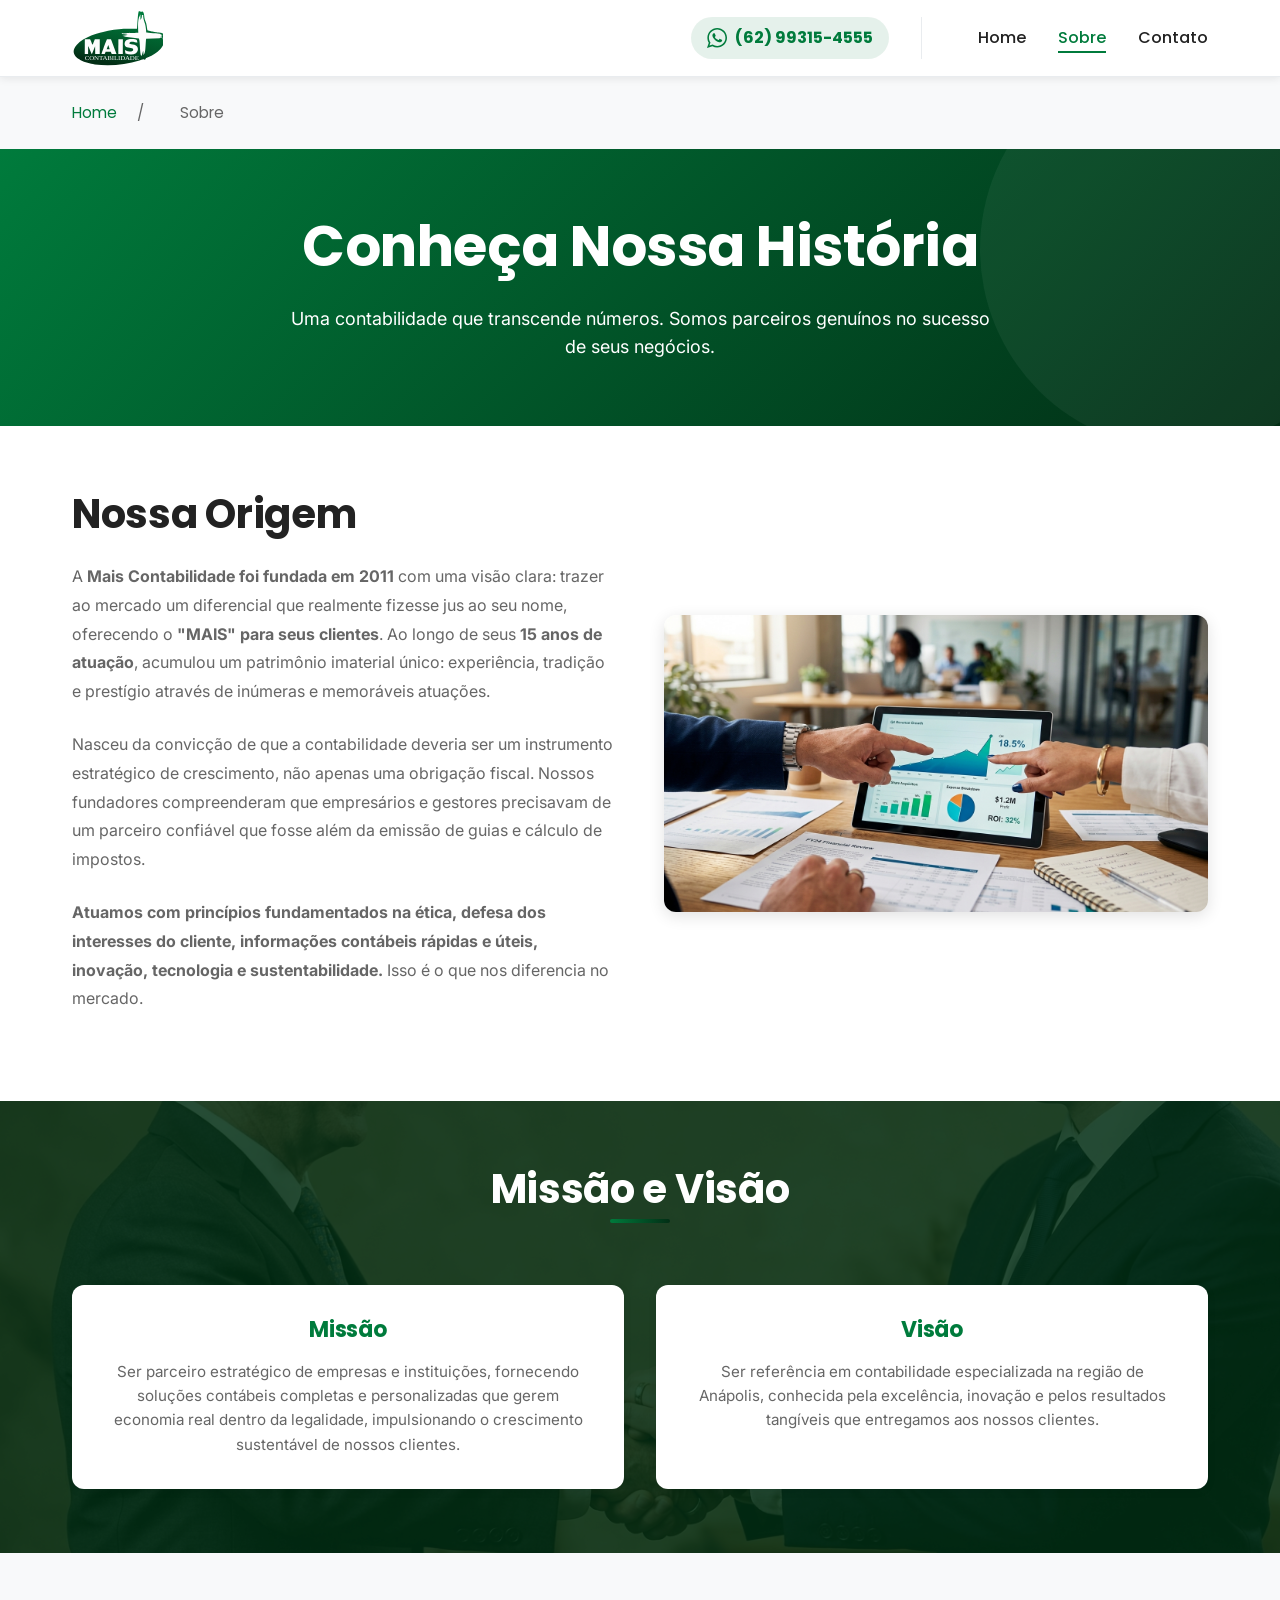
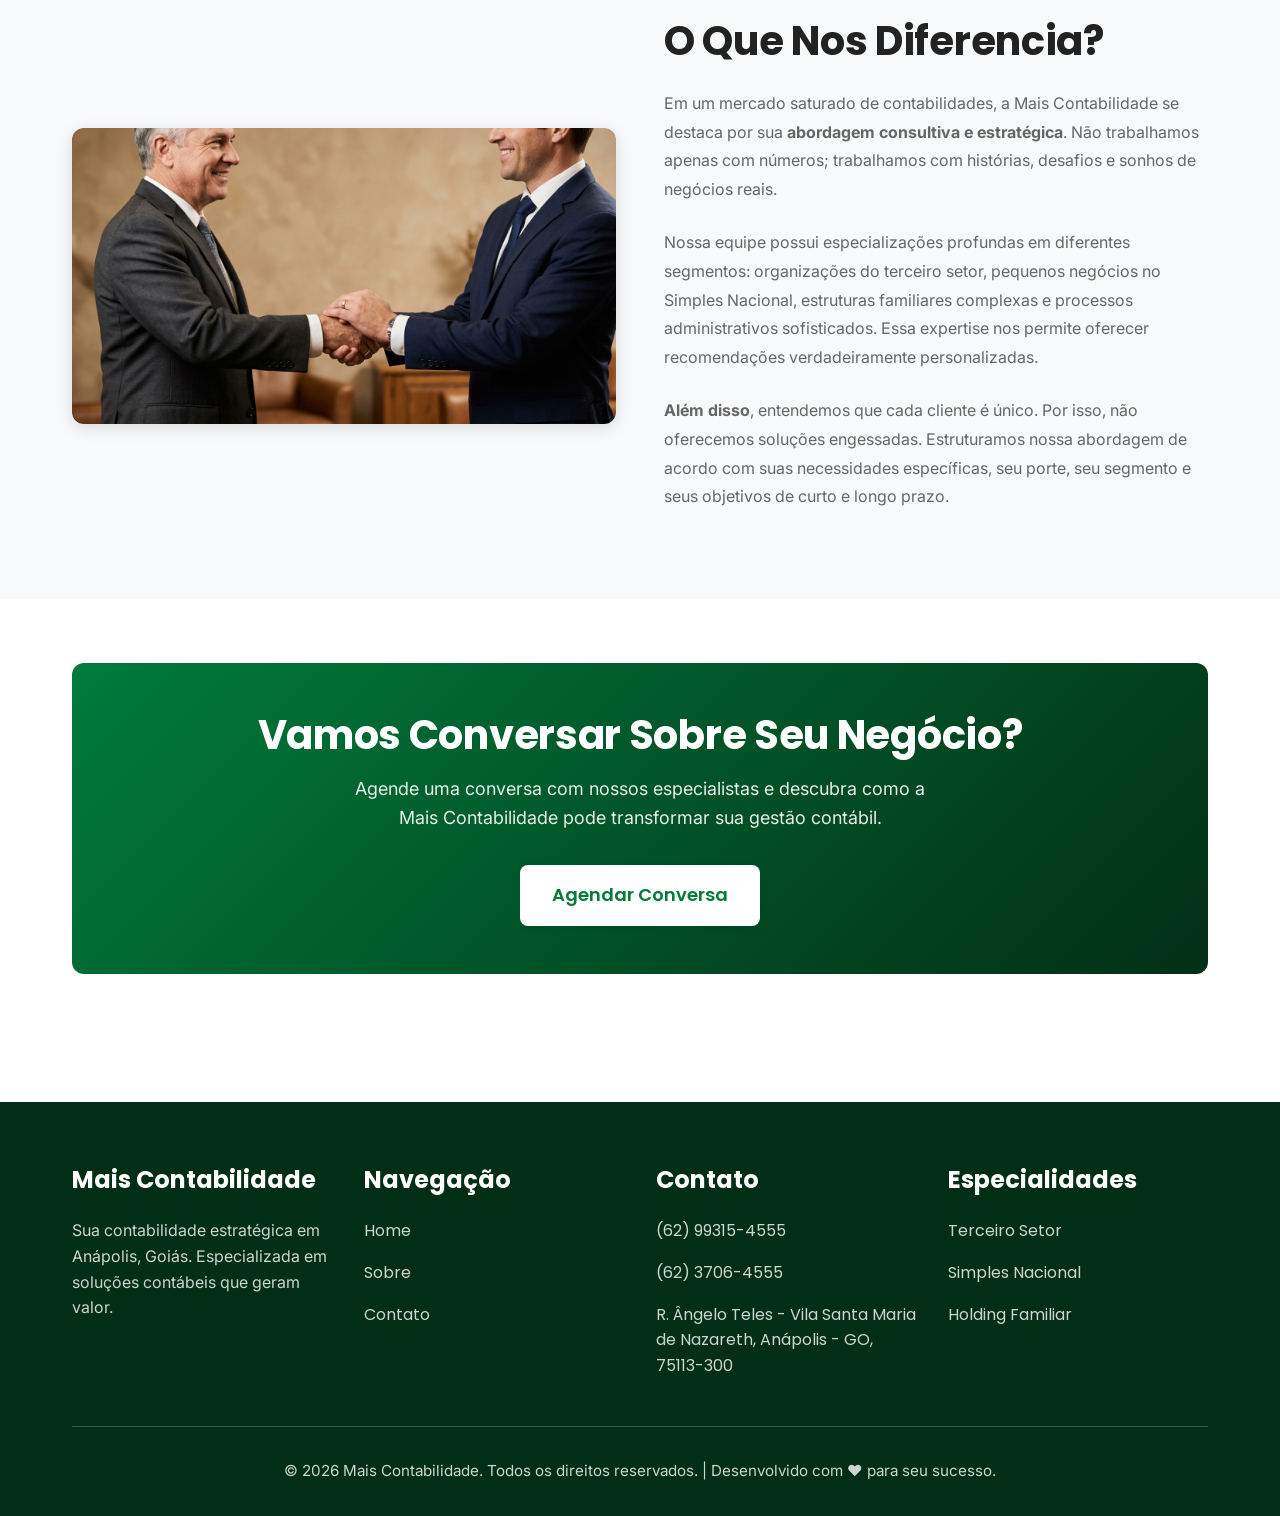
<file: sobre.html>
<!DOCTYPE html>
<html lang="pt-BR">
<head>
  <!-- Meta Tags Básicas -->
  <meta charset="UTF-8">
  <meta name="viewport" content="width=device-width, initial-scale=1.0">
  <meta http-equiv="X-UA-Compatible" content="IE=edge">
  
  <!-- SEO Meta Tags -->
  <title>Sobre Mais Contabilidade | História, Missão e Valores</title>
  <meta name="description" content="Conheça a história da Mais Contabilidade. Uma contabilidade que vai além dos números, oferecendo parceria estratégica e economia real de impostos para seu negócio em Anápolis, Goiás.">
  <meta name="keywords" content="sobre.html contabilidade, história, missão, valores, confiança, parceria contábil, Anápolis">
  <meta name="author" content="Mais Contabilidade">
  <meta name="robots" content="index, follow, max-snippet:-1, max-image-preview:large, max-video-preview:-1">
  
  <!-- Open Graph -->
  <meta property="og:type" content="website">
  <meta property="og:url" content="https://www.maiscontabilidade.com.br/sobre.html">
  <meta property="og:title" content="Sobre Mais Contabilidade | Nossa História e Valores">
  <meta property="og:description" content="Conheça a trajetória da Mais Contabilidade e como nos tornamos parceiros confiáveis em gestão contábil.">
  <meta property="og:image" content="https://www.maiscontabilidade.com.br/assets/images/HOMENSAPERTODEMAOS.png">
  <meta property="og:locale" content="pt_BR">
  
  <!-- Twitter Card -->
  <meta name="twitter:card" content="summary_large_image">
  <meta name="twitter:title" content="Sobre Mais Contabilidade">
  <meta name="twitter:description" content="Conheça nossa história e missão de ser seu parceiro contábil.">
  <meta name="twitter:image" content="https://www.maiscontabilidade.com.br/assets/images/HOMENSAPERTODEMAOS.png">
  
  <!-- Favicon -->
  <link rel="icon" type="image/svg+xml" href="assets/images/MAISCONTABILIDADELOGO.svg">
  <link rel="manifest" href="/manifest.json">
  <meta name="theme-color" content="#007B3C">

  <!-- Fonts -->
  <link rel="preconnect" href="https://fonts.googleapis.com">
  <link rel="preconnect" href="https://fonts.gstatic.com" crossorigin>
  <link href="https://fonts.googleapis.com/css2?family=Inter:wght@300;400;500;600;700&family=Poppins:wght@500;600;700;800&display=swap" rel="stylesheet">
  
  <!-- CSS -->
  <link rel="stylesheet" href="css/style.css">
  <link rel="stylesheet" href="css/responsive.css">
  
  <!-- Canonical -->
  <link rel="canonical" href="https://www.maiscontabilidade.com.br/sobre.html">
</head>
<body>
  <!-- HEADER -->
  <header>
    <div class="container">
      <div class="header-container">
        <div class="logo">
          <img src="assets/images/Maiscontabilidadesemfundo.svg" alt="Logo Mais Contabilidade" title="Mais Contabilidade">
        </div>
        
        <nav>
          <ul id="menu-principal">
            <li class="nav-whatsapp"><a href="https://wa.me/5562993154555?text=Ol%C3%A1!%20Gostaria%20de%20conversar%20com%20a%20Mais%20Contabilidade." target="_blank" rel="noopener noreferrer" title="Falar no WhatsApp"><span class="whatsapp-icon" aria-hidden="true"></span>(62) 99315-4555</a></li>
            <li><a href="/" title="Ir para página inicial">Home</a></li>
            <li><a href="/sobre.html" title="Conhecer nossa história">Sobre</a></li>
            <li><a href="/contato.html" title="Entrar em contato conosco">Contato</a></li>
          </ul>
        </nav>
        
        <button class="menu-toggle" type="button" aria-label="Abrir menu" aria-expanded="false" aria-controls="menu-principal">
          <span></span>
          <span></span>
          <span></span>
        </button>
      </div>
    </div>
  </header>

  <main id="conteudo">

  <!-- BREADCRUMB -->
  <nav class="breadcrumb" aria-label="Breadcrumb">
    <div class="container">
      <a href="/">Home</a>
      <span>/</span>
      <span>Sobre</span>
    </div>
  </nav>

  <!-- HERO SECTION -->
  <section class="hero" style="padding: 4rem 0;">
    <div class="container">
      <div style="text-align: center;">
        <h1 style="color: white;">Conheça Nossa História</h1>
        <p style="color: white; font-size: 1.125rem; max-width: 700px; margin: 0 auto;">
          Uma contabilidade que transcende números. Somos parceiros genuínos no sucesso de seus negócios.
        </p>
      </div>
    </div>
  </section>

  <!-- HISTÓRIA -->
  <section class="secao">
    <div class="container">
      <div class="sobre-content">
        <div class="sobre-text">
          <h2>Nossa Origem</h2>
          <p>
            A <strong>Mais Contabilidade foi fundada em 2011</strong> com uma visão clara: trazer ao mercado um diferencial que realmente fizesse jus ao seu nome, oferecendo o <strong>"MAIS" para seus clientes</strong>. Ao longo de seus <strong>15 anos de atuação</strong>, acumulou um patrimônio imaterial único: experiência, tradição e prestígio através de inúmeras e memoráveis atuações.
          </p>
          <p>
            Nasceu da convicção de que a contabilidade deveria ser um instrumento estratégico de crescimento, não apenas uma obrigação fiscal. Nossos fundadores compreenderam que empresários e gestores precisavam de um parceiro confiável que fosse além da emissão de guias e cálculo de impostos.
          </p>
          <p>
            <strong>Atuamos com princípios fundamentados na ética, defesa dos interesses do cliente, informações contábeis rápidas e úteis, inovação, tecnologia e sustentabilidade.</strong> Isso é o que nos diferencia no mercado.
          </p>
        </div>
        <div class="sobre-imagem">
          <img src="assets/images/CRESCIMENTOEMPRESA.png" alt="Gráficos de crescimento em tablet - visão estratégica" title="Crescimento empresarial" width="1408" height="768" loading="lazy" decoding="async">
        </div>
      </div>
    </div>
  </section>

  <!-- MISSÃO E VISÃO -->
  <section class="secao secao-alternada" style="background-image: url('assets/images/HOMENSAPERTODEMAOS.png'); background-size: cover; background-position: center; padding: 0;">
    <div style="background: rgba(2, 46, 21, 0.85); padding: 4rem 0;">
      <div class="container">
        <div class="titulo-secao">
          <h2 style="color: white;">Missão e Visão</h2>
        </div>

        <div class="grid grid-2">
          <div class="card">
            <h3 style="color: #007B3C;">Missão</h3>
            <p>
              Ser parceiro estratégico de empresas e instituições, fornecendo soluções contábeis completas e personalizadas que gerem economia real dentro da legalidade, impulsionando o crescimento sustentável de nossos clientes.
            </p>
          </div>

          <div class="card">
            <h3 style="color: #007B3C;">Visão</h3>
            <p>
              Ser referência em contabilidade especializada na região de Anápolis, conhecida pela excelência, inovação e pelos resultados tangíveis que entregamos aos nossos clientes.
            </p>
          </div>
        </div>
      </div>
    </div>
  </section>

  <!-- DIFERENCIAL -->
  <section class="secao secao-alternada">
    <div class="container">
      <div class="sobre-content">
        <div class="sobre-imagem">
          <img src="assets/images/HOMENSAPERTODEMAOS.png" alt="Aperto de mão entre profissionais - confiança e parceria" title="Confiança e parceria" width="1408" height="768" loading="lazy" decoding="async">
        </div>
        <div class="sobre-text">
          <h2>O Que Nos Diferencia?</h2>
          <p>
            Em um mercado saturado de contabilidades, a Mais Contabilidade se destaca por sua <strong>abordagem consultiva e estratégica</strong>. Não trabalhamos apenas com números; trabalhamos com histórias, desafios e sonhos de negócios reais.
          </p>
          <p>
            Nossa equipe possui especializações profundas em diferentes segmentos: organizações do terceiro setor, pequenos negócios no Simples Nacional, estruturas familiares complexas e processos administrativos sofisticados. Essa expertise nos permite oferecer recomendações verdadeiramente personalizadas.
          </p>
          <p>
            <strong>Além disso</strong>, entendemos que cada cliente é único. Por isso, não oferecemos soluções engessadas. Estruturamos nossa abordagem de acordo com suas necessidades específicas, seu porte, seu segmento e seus objetivos de curto e longo prazo.
          </p>
        </div>
      </div>
    </div>
  </section>

  <!-- CHAMADA FINAL -->
  <section class="secao">
    <div class="container">
      <div style="background: linear-gradient(135deg, #007B3C, #022E15); color: white; padding: 3rem; border-radius: 12px; text-align: center;">
        <h2 style="color: white; margin-bottom: 1rem;">Vamos Conversar Sobre Seu Negócio?</h2>
        <p style="color: rgba(255, 255, 255, 0.9); font-size: 1.125rem; margin-bottom: 2rem; max-width: 600px; margin-left: auto; margin-right: auto;">
          Agende uma conversa com nossos especialistas e descubra como a Mais Contabilidade pode transformar sua gestão contábil.
        </p>
        <a href="/contato.html" class="btn btn-primario btn-lg" style="background-color: white; color: #007B3C;">Agendar Conversa</a>
      </div>
    </div>
  </section>

  </main>

  <!-- FOOTER -->
  <footer>
    <div class="container">
      <div class="footer-content">
        <div class="footer-secao">
          <h4>Mais Contabilidade</h4>
          <p>Sua contabilidade estratégica em Anápolis, Goiás. Especializada em soluções contábeis que geram valor.</p>
        </div>

        <div class="footer-secao">
          <h4>Navegação</h4>
          <ul>
            <li><a href="/">Home</a></li>
            <li><a href="/sobre.html">Sobre</a></li>
            <li><a href="/contato.html">Contato</a></li>
          </ul>
        </div>

        <div class="footer-secao">
          <h4>Contato</h4>
          <ul>
            <li><a href="tel:+5562993154555">(62) 99315-4555</a></li>
            <li><a href="tel:+556237064555">(62) 3706-4555</a></li>
            <li><a href="https://www.google.com/maps/place/Mais+Contabilidade/@-16.327248,-48.9444915" target="_blank" rel="noopener noreferrer">R. Ângelo Teles - Vila Santa Maria de Nazareth, Anápolis - GO, 75113-300</a></li>
          </ul>
        </div>

        <div class="footer-secao">
          <h4>Especialidades</h4>
          <ul>
            <li><a href="/">Terceiro Setor</a></li>
            <li><a href="/">Simples Nacional</a></li>
            <li><a href="/">Holding Familiar</a></li>
          </ul>
        </div>
      </div>

      <div class="footer-bottom">
        <p>&copy; 2026 Mais Contabilidade. Todos os direitos reservados. | Desenvolvido com ♥ para seu sucesso.</p>
      </div>
    </div>
  </footer>

  <!-- Scripts -->
  <script src="js/main.js"></script>
</body>
</html>
</file>
<file: css/style.css>
/* ================================================
   MAIS CONTABILIDADE - Landing Page
   Design System e Estilos Globais
   ================================================ */

:root {
  /* Cores */
  --cor-verde-claro: #007B3C;
  --cor-verde-escuro: #022E15;
  --cor-branco: #FFFFFF;
  --cor-cinza-claro: #f8f9fa;
  --cor-cinza-medio: #e9ecef;
  --cor-cinza-escuro: #495057;
  --cor-texto-principal: #222222;
  --cor-texto-secundario: #666666;
  
  /* Fontes */
  --font-principal: 'Poppins', -apple-system, BlinkMacSystemFont, 'Segoe UI', sans-serif;
  --font-secundaria: 'Inter', -apple-system, BlinkMacSystemFont, 'Segoe UI', sans-serif;
  
  /* Espaçamento */
  --espacamento-xs: 0.5rem;
  --espacamento-sm: 1rem;
  --espacamento-md: 1.5rem;
  --espacamento-lg: 2rem;
  --espacamento-xl: 3rem;
  --espacamento-xxl: 4rem;
  
  /* Tamanhos de fonte */
  --tamanho-h1: 3.5rem;
  --tamanho-h2: 2.5rem;
  --tamanho-h3: 1.75rem;
  --tamanho-h4: 1.5rem;
  --tamanho-body: 1rem;
  --tamanho-small: 0.875rem;
  
  /* Sombras */
  --sombra-leve: 0 2px 8px rgba(0, 0, 0, 0.08);
  --sombra-media: 0 4px 16px rgba(0, 0, 0, 0.12);
  --sombra-forte: 0 8px 32px rgba(0, 0, 0, 0.15);
  
  /* Transitions */
  --transicao-padrao: all 0.3s ease-in-out;
}

/* ================================================
   ACESSIBILIDADE - SKIP LINK
   ================================================ */

.skip-link {
  position: absolute;
  left: -9999px;
  top: 0;
  z-index: 2000;
  background: var(--cor-verde-claro);
  color: var(--cor-branco);
  padding: 0.75rem 1rem;
  border-radius: 0 0 8px 0;
  font-weight: 600;
}

.skip-link:focus {
  left: 0;
}

/* ================================================
   RESET E ESTILOS BASE
   ================================================ */

* {
  margin: 0;
  padding: 0;
  box-sizing: border-box;
}

html {
  scroll-behavior: smooth;
  font-size: 16px;
}

body {
  font-family: var(--font-principal);
  color: var(--cor-texto-principal);
  background-color: var(--cor-branco);
  line-height: 1.6;
  font-weight: 400;
}

/* ================================================
   TIPOGRAFIA
   ================================================ */

h1, h2, h3, h4, h5, h6 {
  font-family: var(--font-principal);
  font-weight: 700;
  line-height: 1.2;
  color: var(--cor-texto-principal);
  margin-bottom: var(--espacamento-md);
}

h1 {
  font-size: var(--tamanho-h1);
  letter-spacing: -0.5px;
}

h2 {
  font-size: var(--tamanho-h2);
  letter-spacing: -0.3px;
}

h3 {
  font-size: var(--tamanho-h3);
  letter-spacing: -0.2px;
}

h4 {
  font-size: var(--tamanho-h4);
}

p {
  font-family: var(--font-secundaria);
  color: var(--cor-texto-secundario);
  margin-bottom: var(--espacamento-md);
  font-size: var(--tamanho-body);
}

a {
  color: var(--cor-verde-claro);
  text-decoration: none;
  transition: var(--transicao-padrao);
}

a:hover {
  color: var(--cor-verde-escuro);
  text-decoration: underline;
}

/* ================================================
   COMPONENTES UTILITÁRIOS
   ================================================ */

.container {
  max-width: 1200px;
  margin: 0 auto;
  padding: 0 var(--espacamento-lg);
}

.secao {
  padding: var(--espacamento-xxl) 0;
}

.secao-alternada {
  background-color: var(--cor-cinza-claro);
}

.titulo-secao {
  text-align: center;
  margin-bottom: var(--espacamento-xl);
}

.titulo-secao h2 {
  position: relative;
  display: inline-block;
  margin-bottom: var(--espacamento-md);
}

.titulo-secao h2::after {
  content: '';
  position: absolute;
  bottom: -10px;
  left: 50%;
  transform: translateX(-50%);
  width: 60px;
  height: 4px;
  background: linear-gradient(90deg, var(--cor-verde-claro), var(--cor-verde-escuro));
  border-radius: 2px;
}

.titulo-secao p {
  font-size: 1.125rem;
  color: var(--cor-texto-secundario);
  max-width: 600px;
  margin: 0 auto;
}

/* ================================================
   BOTÕES
   ================================================ */

.btn {
  display: inline-block;
  padding: var(--espacamento-sm) var(--espacamento-lg);
  font-family: var(--font-principal);
  font-size: 1rem;
  font-weight: 600;
  border: none;
  border-radius: 8px;
  cursor: pointer;
  transition: var(--transicao-padrao);
  text-decoration: none;
  text-align: center;
}

.btn-primario {
  background-color: var(--cor-verde-claro);
  color: var(--cor-branco);
  box-shadow: var(--sombra-leve);
}

.btn-primario:hover {
  background-color: var(--cor-verde-claro);
  color: var(--cor-branco);
  box-shadow: var(--sombra-media), inset 0 0 0 999px rgba(0, 0, 0, 0.18);
  transform: translateY(-2px);
  text-decoration: none;
}

.btn-secundario {
  background-color: transparent;
  color: var(--cor-verde-claro);
  border: 2px solid var(--cor-verde-claro);
}

.btn-secundario:hover {
  background-color: transparent;
  color: var(--cor-verde-claro);
  border-color: var(--cor-verde-claro);
  box-shadow: inset 0 0 0 999px rgba(0, 0, 0, 0.10);
  transform: translateY(-2px);
  text-decoration: none;
}

.btn-lg {
  padding: 1rem 2rem;
  font-size: 1.125rem;
}

/* Ícone dentro de botões (ex.: WhatsApp) — fica branco e alinhado ao texto */
.btn-icon {
  display: inline-block;
  width: 1.25em;
  height: 1.25em;
  vertical-align: -0.25em;
  margin-right: 0.5em;
  filter: brightness(0) invert(1);
}

.btn-block {
  display: block;
  width: 100%;
}

/* ================================================
   CARTÕES
   ================================================ */

.card {
  background-color: var(--cor-branco);
  border-radius: 12px;
  padding: var(--espacamento-lg);
  box-shadow: var(--sombra-leve);
  transition: var(--transicao-padrao);
  text-align: center;
}

.card:hover {
  box-shadow: var(--sombra-media);
  transform: translateY(-4px);
}

.card-icon {
  width: 60px;
  height: 60px;
  margin: 0 auto var(--espacamento-md);
  background: linear-gradient(135deg, var(--cor-verde-claro), var(--cor-verde-escuro));
  border-radius: 12px;
  display: flex;
  align-items: center;
  justify-content: center;
  font-size: 1.75rem;
  color: var(--cor-branco);
}

.card-icon svg {
  width: 32px;
  height: 32px;
  stroke-width: 2;
  stroke: currentColor;
  fill: none;
}

.card-icon-img {
  width: 34px;
  height: 34px;
  object-fit: contain;
  /* Deixa os ícones SVG (originalmente pretos) brancos sobre o fundo verde */
  filter: brightness(0) invert(1);
}

.card h3 {
  margin-bottom: var(--espacamento-sm);
  font-size: 1.375rem;
}

.card p {
  font-size: 0.95rem;
  margin-bottom: 0;
}

/* ================================================
   GRID
   ================================================ */

.grid {
  display: grid;
  gap: var(--espacamento-lg);
}

.grid-2 {
  grid-template-columns: repeat(2, 1fr);
}

.grid-3 {
  grid-template-columns: repeat(3, 1fr);
}

.grid-4 {
  grid-template-columns: repeat(4, 1fr);
}

/* ================================================
   HEADER / NAVEGAÇÃO
   ================================================ */

header {
  background-color: var(--cor-branco);
  border-bottom: 1px solid var(--cor-cinza-medio);
  position: sticky;
  top: 0;
  z-index: 1000;
  box-shadow: var(--sombra-leve);
}

.header-container {
  display: flex;
  justify-content: space-between;
  align-items: center;
  padding: var(--espacamento-xs) 0;
}

.logo {
  display: flex;
  align-items: center;
  gap: var(--espacamento-sm);
  font-size: 1.5rem;
  font-weight: 700;
  color: var(--cor-verde-claro);
}

.logo img {
  height: 60px;
  width: auto;
  display: block;
}

header nav ul {
  display: flex;
  list-style: none;
  gap: var(--espacamento-lg);
  align-items: center;
}

header nav a {
  font-weight: 500;
  color: var(--cor-texto-principal);
  transition: var(--transicao-padrao);
  position: relative;
}

header nav a::after {
  content: '';
  position: absolute;
  bottom: -4px;
  left: 0;
  width: 0;
  height: 2px;
  background-color: var(--cor-verde-claro);
  transition: width 0.3s ease;
}

header nav a:hover {
  color: var(--cor-verde-claro);
  text-decoration: none;
}

header nav a:hover::after {
  width: 100%;
}

header nav a.ativo {
  color: var(--cor-verde-claro);
}

header nav a.ativo::after {
  width: 100%;
}

/* WhatsApp em destaque no menu (à esquerda do Home) */
.nav-whatsapp {
  margin-right: var(--espacamento-md);
  padding-right: var(--espacamento-lg);
  border-right: 1px solid var(--cor-cinza-medio);
}

.nav-whatsapp a {
  display: inline-flex;
  align-items: center;
  gap: var(--espacamento-xs);
  background-color: rgba(0, 123, 60, 0.1);
  color: var(--cor-verde-claro);
  font-weight: 700;
  padding: 0.5rem 1rem;
  border-radius: 999px;
}

.nav-whatsapp a::after {
  display: none;
}

.nav-whatsapp a:hover {
  background-color: var(--cor-verde-claro);
  color: var(--cor-branco);
  text-decoration: none;
  transform: translateY(-2px);
  box-shadow: var(--sombra-leve);
}

.whatsapp-icon {
  width: 20px;
  height: 20px;
  flex-shrink: 0;
  background-color: var(--cor-verde-claro);
  -webkit-mask: url('../assets/images/whatsapp-logo_icon-icons.com_57054.svg') center / contain no-repeat;
  mask: url('../assets/images/whatsapp-logo_icon-icons.com_57054.svg') center / contain no-repeat;
}

.nav-whatsapp a:hover .whatsapp-icon {
  background-color: var(--cor-branco);
}

/* Menu Mobile */
.menu-toggle {
  display: none;
  flex-direction: column;
  cursor: pointer;
  gap: 5px;
  background: none;
  border: none;
  padding: 0;
}

.menu-toggle span {
  width: 25px;
  height: 3px;
  background-color: var(--cor-verde-claro);
  border-radius: 2px;
  transition: var(--transicao-padrao);
}

/* ================================================
   HERO SECTION
   ================================================ */

.hero {
  background: linear-gradient(135deg, var(--cor-verde-claro), var(--cor-verde-escuro));
  color: var(--cor-branco);
  padding: var(--espacamento-xxl) 0;
  position: relative;
  overflow: hidden;
}

.hero::before {
  content: '';
  position: absolute;
  top: 0;
  right: 0;
  width: 400px;
  height: 400px;
  background: rgba(255, 255, 255, 0.05);
  border-radius: 50%;
  margin-top: -100px;
  margin-right: -100px;
}

/* Hero com Background Image */
.hero-background {
  background-size: cover;
  background-position: center;
  background-attachment: fixed;
  position: relative;
  min-height: 500px;
  display: flex;
  align-items: center;
  justify-content: center;
}

.hero-overlay {
  position: absolute;
  top: 0;
  left: 0;
  right: 0;
  bottom: 0;
  background: rgba(2, 46, 21, 0.7);
  z-index: 1;
}

.hero-content-single {
  position: relative;
  z-index: 2;
  text-align: center;
}

.hero-background .hero-texto h1 {
  color: var(--cor-branco);
  margin-bottom: var(--espacamento-md);
}

.hero-background .hero-texto p {
  color: rgba(255, 255, 255, 0.9);
  font-size: 1.125rem;
  margin-bottom: var(--espacamento-lg);
  max-width: 700px;
}

.hero-content {
  position: relative;
  z-index: 1;
  display: grid;
  grid-template-columns: 1fr 1fr;
  gap: var(--espacamento-xl);
  align-items: center;
}

.hero-texto h1 {
  color: var(--cor-branco);
  margin-bottom: var(--espacamento-md);
  font-size: 3rem;
}

.hero-texto p {
  color: rgba(255, 255, 255, 0.9);
  font-size: 1.125rem;
  margin-bottom: var(--espacamento-lg);
}

.hero-botoes {
  display: flex;
  gap: var(--espacamento-md);
  flex-wrap: wrap;
}

.btn-hero-secundario {
  background-color: transparent;
  color: var(--cor-branco);
  border: 2px solid var(--cor-branco);
}

.btn-hero-secundario:hover {
  background-color: transparent;
  color: var(--cor-branco);
  border-color: var(--cor-branco);
  box-shadow: inset 0 0 0 999px rgba(0, 0, 0, 0.18);
  text-decoration: none;
}

.hero-imagem {
  position: relative;
  z-index: 1;
}

.hero-imagem img {
  width: 100%;
  height: auto;
  border-radius: 12px;
  box-shadow: var(--sombra-forte);
}

/* ================================================
   SERVIÇOS
   ================================================ */

.servicos-container {
  display: grid;
  grid-template-columns: repeat(auto-fit, minmax(280px, 1fr));
  gap: var(--espacamento-lg);
}

.servico-card {
  background: var(--cor-branco);
  border-radius: 12px;
  padding: var(--espacamento-lg);
  box-shadow: var(--sombra-leve);
  transition: var(--transicao-padrao);
  border-top: 4px solid transparent;
  border-image: linear-gradient(90deg, var(--cor-verde-claro), var(--cor-verde-escuro)) 1;
}

.servico-card:hover {
  box-shadow: var(--sombra-media);
  transform: translateY(-6px);
}

.servico-icon {
  width: 60px;
  height: 60px;
  margin: 0 auto var(--espacamento-md);
  background: linear-gradient(135deg, var(--cor-verde-claro), var(--cor-verde-escuro));
  border-radius: 12px;
  display: flex;
  align-items: center;
  justify-content: center;
  color: var(--cor-branco);
}

.servico-icon svg {
  width: 32px;
  height: 32px;
  stroke-width: 2;
}

.servico-icon-img {
  width: 36px;
  height: 36px;
  object-fit: contain;
  /* Deixa os ícones SVG (originalmente pretos) brancos sobre o fundo verde */
  filter: brightness(0) invert(1);
}

.servico-card h3 {
  margin-bottom: var(--espacamento-sm);
  font-size: 1.25rem;
}

/* ================================================
   FOOTER
   ================================================ */

footer {
  background-color: var(--cor-verde-escuro);
  color: var(--cor-branco);
  padding: var(--espacamento-xxl) 0 var(--espacamento-lg);
  margin-top: var(--espacamento-xxl);
}

footer p {
  color: rgba(255, 255, 255, 0.8);
}

footer a {
  color: rgba(255, 255, 255, 0.9);
}

footer a:hover {
  color: var(--cor-branco);
}

.footer-content {
  display: grid;
  grid-template-columns: repeat(auto-fit, minmax(250px, 1fr));
  gap: var(--espacamento-lg);
  margin-bottom: var(--espacamento-lg);
}

.footer-secao h4 {
  color: var(--cor-branco);
  margin-bottom: var(--espacamento-md);
}

.footer-secao ul {
  list-style: none;
}

.footer-secao ul li {
  margin-bottom: var(--espacamento-sm);
}

.footer-secao ul li a {
  color: rgba(255, 255, 255, 0.8);
}

.footer-secao ul li a:hover {
  color: var(--cor-branco);
}

.footer-bottom {
  border-top: 1px solid rgba(255, 255, 255, 0.2);
  padding-top: var(--espacamento-lg);
  text-align: center;
  color: rgba(255, 255, 255, 0.7);
}

.footer-bottom p {
  margin-bottom: 0;
  font-size: 0.95rem;
}

/* ================================================
   FORMULÁRIO DE CONTATO
   ================================================ */

.form-group {
  margin-bottom: var(--espacamento-lg);
}

.form-group label {
  display: block;
  margin-bottom: var(--espacamento-sm);
  font-weight: 500;
  color: var(--cor-texto-principal);
}

.form-group input,
.form-group textarea {
  width: 100%;
  padding: var(--espacamento-sm);
  border: 1px solid var(--cor-cinza-medio);
  border-radius: 8px;
  font-family: var(--font-secundaria);
  font-size: 1rem;
  transition: var(--transicao-padrao);
}

.form-group input:focus,
.form-group textarea:focus {
  outline: none;
  border-color: var(--cor-verde-claro);
  box-shadow: 0 0 0 3px rgba(0, 123, 60, 0.1);
}

.form-group textarea {
  min-height: 150px;
  resize: vertical;
}

/* ================================================
   MAPA
   ================================================ */

.mapa-container {
  position: relative;
  width: 100%;
  height: 500px;
  border-radius: 12px;
  overflow: hidden;
  box-shadow: var(--sombra-media);
  margin-bottom: var(--espacamento-lg);
}

#mapa {
  width: 100%;
  height: 100%;
}

/* ================================================
   IMAGENS
   ================================================ */

img {
  max-width: 100%;
  height: auto;
  display: block;
}

/* ================================================
   SEÇÃO SOBRE
   ================================================ */

.sobre-content {
  display: grid;
  grid-template-columns: 1fr 1fr;
  gap: var(--espacamento-xl);
  align-items: center;
}

.sobre-text h2 {
  margin-bottom: var(--espacamento-md);
}

.sobre-text p {
  margin-bottom: var(--espacamento-md);
  line-height: 1.8;
}

.sobre-imagem {
  position: relative;
}

.sobre-imagem img {
  width: 100%;
  border-radius: 12px;
  box-shadow: var(--sombra-media);
}

/* ================================================
   BREADCRUMB
   ================================================ */

.breadcrumb {
  background-color: var(--cor-cinza-claro);
  padding: var(--espacamento-md) 0;
  font-size: 0.95rem;
}

.breadcrumb a {
  color: var(--cor-verde-claro);
}

.breadcrumb a:hover {
  text-decoration: underline;
}

.breadcrumb span {
  color: var(--cor-texto-secundario);
  margin: 0 var(--espacamento-sm);
}

/* ================================================
   ANIMAÇÕES
   ================================================ */

@keyframes fadeInUp {
  from {
    opacity: 0;
    transform: translateY(30px);
  }
  to {
    opacity: 1;
    transform: translateY(0);
  }
}

@keyframes slideInLeft {
  from {
    opacity: 0;
    transform: translateX(-30px);
  }
  to {
    opacity: 1;
    transform: translateX(0);
  }
}

@keyframes slideInRight {
  from {
    opacity: 0;
    transform: translateX(30px);
  }
  to {
    opacity: 1;
    transform: translateX(0);
  }
}

.animate-fade {
  animation: fadeInUp 0.6s ease-out;
}

.animate-slide-left {
  animation: slideInLeft 0.6s ease-out;
}

.animate-slide-right {
  animation: slideInRight 0.6s ease-out;
}

/* ================================================
   SCROLLBAR
   ================================================ */

::-webkit-scrollbar {
  width: 10px;
  height: 10px;
}

::-webkit-scrollbar-track {
  background: var(--cor-cinza-claro);
}

::-webkit-scrollbar-thumb {
  background: var(--cor-verde-claro);
  border-radius: 5px;
}

::-webkit-scrollbar-thumb:hover {
  background: var(--cor-verde-escuro);
}
</file>
<file: css/responsive.css>
/* ================================================
   RESPONSIVIDADE - Mobile e Tablet
   ================================================ */

/* Tablet (768px até 1024px) */
@media (max-width: 1024px) {
  :root {
    --tamanho-h1: 2.5rem;
    --tamanho-h2: 2rem;
    --tamanho-h3: 1.5rem;
    --espacamento-xxl: 3rem;
  }

  .container {
    padding: 0 var(--espacamento-md);
  }

  .hero-content {
    grid-template-columns: 1fr;
  }

  .hero-background {
    min-height: 400px;
  }

  .hero-texto h1 {
    font-size: 2.25rem;
  }

  .sobre-content {
    grid-template-columns: 1fr;
  }

  .grid-4 {
    grid-template-columns: repeat(2, 1fr);
  }

  .footer-content {
    grid-template-columns: repeat(2, 1fr);
  }

  header nav ul {
    gap: var(--espacamento-md)

}

/* Mobile (até 768px) */
@media (max-width: 768px) {
  :root {
    --tamanho-h1: 2rem;
    --tamanho-h2: 1.5rem;
    --tamanho-h3: 1.25rem;
    --tamanho-h4: 1.125rem;
    --espacamento-xxl: 2rem;
    --espacamento-lg: 1.5rem;
    --espacamento-md: 1rem;
  }

  .container {
    padding: 0 var(--espacamento-md);
  }

  /* Header */
 header .header-container {
  padding: 12px 0;
  min-height: 78px;
}

.logo img {
  max-height: 52px;
  width: auto;
  object-fit: contain;
}
  }

  header nav {
    position: fixed;
    top: 100%;
    left: 0;
    width: 100%;
    background-color: var(--cor-branco);
    border-bottom: 1px solid var(--cor-cinza-medio);
    max-height: 0;
    overflow: hidden;
    transition: max-height 0.3s ease;
    z-index: 999;
  }

  header nav.ativo {
    max-height: 300px;
  }

 header nav ul {
    flex-direction: column;
    gap: var(--espacamento-md);
    padding: var(--espacamento-lg) var(--espacamento-md);
    align-items: flex-start;
  }

  .menu-toggle {
    display: flex;
  }

 header nav a::after {
    display: none;
  }

 header nav a.ativo {
    color: var(--cor-verde-claro);
  }

  /* WhatsApp em destaque: separador embaixo no menu mobile */
  .nav-whatsapp {
    margin-right: 0;
    margin-bottom: var(--espacamento-sm);
    padding-right: 0;
    padding-bottom: var(--espacamento-md);
    border-right: none;
    border-bottom: 1px solid var(--cor-cinza-medio);
    width: 100%;
  }

  /* Hero */
  .hero {
    padding: var(--espacamento-lg) 0;
  }

  /* Evita travamento de scroll em mobile (iOS ignora background fixed) */
  .hero-background {
    background-attachment: scroll;
  }

  .hero::before {
    width: 200px;
    height: 200px;
    margin-top: -50px;
    margin-right: -50px;
  }

  .hero-texto h1 {
    font-size: 1.75rem;
  }

  .hero-texto p {
    font-size: 1rem;
  }

  .hero-botoes {
    flex-direction: column;
  }

  .btn {
    width: 100%;
    padding: var(--espacamento-md);
  }

  /* Seções */
  .secao {
    padding: var(--espacamento-lg) 0;
  }

  .titulo-secao {
    margin-bottom: var(--espacamento-lg);
  }

  .titulo-secao h2 {
    font-size: 1.75rem;
  }

  /* Grids */
  .grid-2,
  .grid-3,
  .grid-4 {
    grid-template-columns: 1fr;
  }

  .servicos-container {
    grid-template-columns: 1fr;
  }

  /* Cartões */
  .card,
  .servico-card {
    text-align: center;
  }

  /* Mapa */
  .mapa-container {
    height: 400px;
  }

  /* Contatos */
  .contatos-info {
    grid-template-columns: 1fr;
  }

  /* Footer */
  footer {
    padding: var(--espacamento-lg) 0;
  }

  .footer-content {
    grid-template-columns: 1fr;
  }

  .footer-secao {
    text-align: center;
  }

  .footer-secao ul {
    display: flex;
    flex-direction: column;
    align-items: center;
  }

  /* Breadcrumb */
  .breadcrumb {
    font-size: 0.85rem;
  }
}

/* Mobile Pequeno (até 480px) */
@media (max-width: 480px) {
  :root {
    --tamanho-h1: 1.75rem;
    --tamanho-h2: 1.25rem;
    --tamanho-h3: 1rem;
    --espacamento-xl: 1.5rem;
    --espacamento-lg: 1rem;
    --espacamento-md: 0.75rem;
  }

  .container {
    padding: 0 var(--espacamento-sm);
  }

  h1 {
    font-size: 1.5rem;
  }

  h2 {
    font-size: 1.25rem;
  }

  h3 {
    font-size: 1rem;
  }

  .hero-texto h1 {
    font-size: 1.5rem;
  }

  .hero-texto p {
    font-size: 0.95rem;
  }

  .btn-lg {
    padding: 0.75rem 1.5rem;
    font-size: 1rem;
  }

 header nav ul {
    gap: var(--espacamento-sm);
    padding: var(--espacamento-md) 0;
  }

  .titulo-secao h2::after {
    width: 40px;
  }

  /* Formulário */
  .form-group input,
  .form-group textarea {
    font-size: 16px; /* Previne zoom no iPhone */
  }

  /* Serviços Cards */
  .servico-icon {
    font-size: 2rem;
  }

  .servico-card h3 {
    font-size: 1.1rem;
  }

  /* Imagem do hero */
  .hero-imagem {
    margin-top: var(--espacamento-lg);
  }
}

/* Telas muito pequenas (até 360px) */
@media (max-width: 360px) {
  :root {
    --espacamento-sm: 0.75rem;
    --espacamento-md: 0.5rem;
  }

  .container {
    padding: 0 var(--espacamento-xs);
  }

 header nav ul {
    gap: var(--espacamento-xs);
  }

  .btn {
    padding: var(--espacamento-sm) var(--espacamento-md);
    font-size: 0.9rem;
  }

  h1 {
    font-size: 1.25rem;
  }

  h2 {
    font-size: 1rem;
  }
}

/* Print */
@media print {
  header,
  footer,
  .menu-toggle {
    display: none;
  }

  body {
    font-size: 12pt;
    color: #000;
  }

  a {
    color: #000;
    text-decoration: underline;
  }
}
</file>
